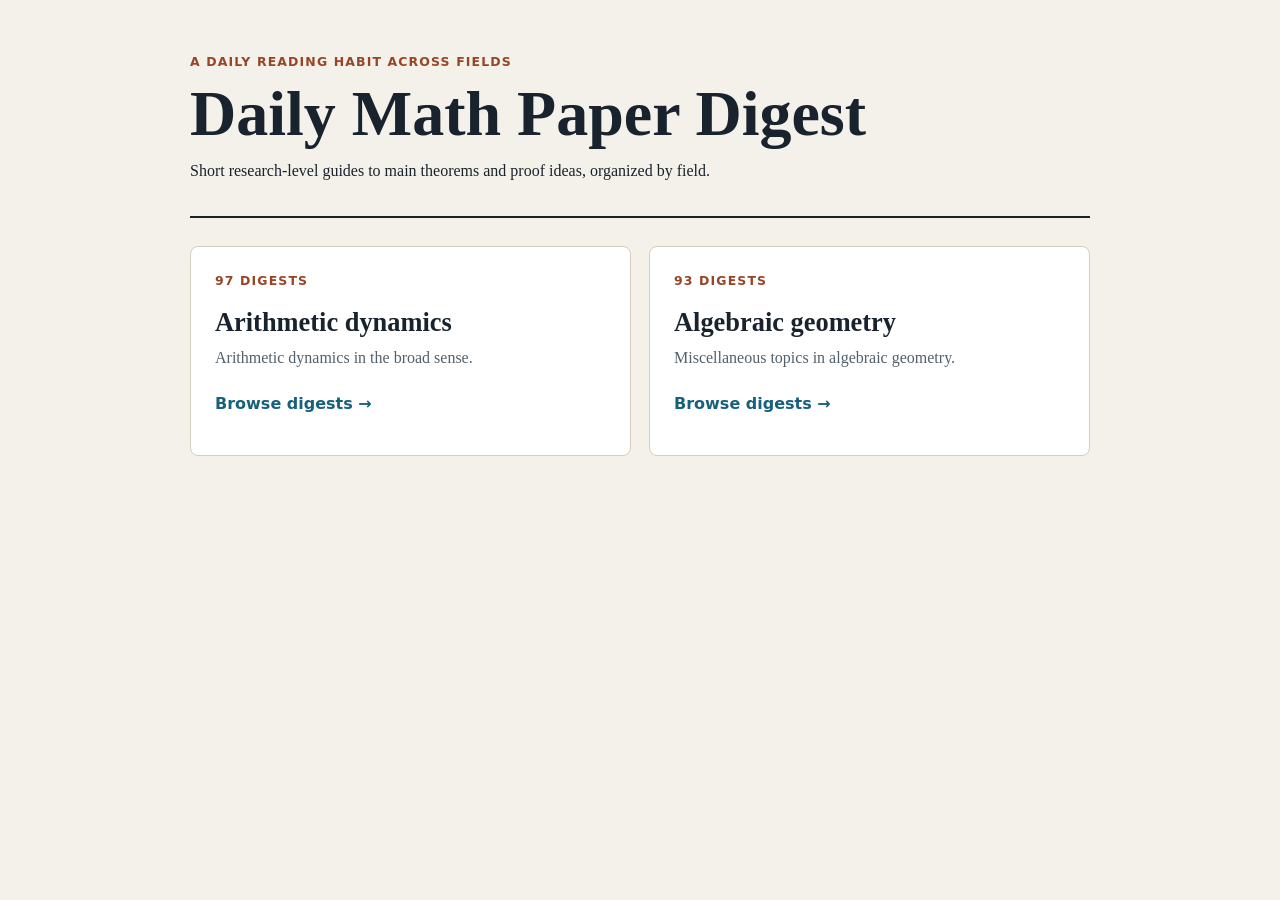
<file: index.html>
<!doctype html>
<html lang="en">
<head>
  <meta charset="utf-8">
  <meta name="viewport" content="width=device-width, initial-scale=1">
  <title>Daily Math Paper Digest</title>
  <link rel="stylesheet" href="style.css?v=8c98c9b33264">
</head>
<body>
  <main>
    <header class="site-header landing-header">
    <p class="eyebrow">A daily reading habit across fields</p>
    <h1>Daily Math Paper Digest</h1>
    <p>Short research-level guides to main theorems and proof ideas,
    organized by field.</p></header>
    <section class="topic-grid" aria-label="Digest topics">
    <a class="topic-card" href="topics/arithmetic-dynamics.html">
<span class="topic-count">97 digests</span>
<h2>Arithmetic dynamics</h2>
<p>Arithmetic dynamics in the broad sense.</p>
<span class="topic-open">Browse digests <span aria-hidden="true">&rarr;</span></span>
</a>
<a class="topic-card" href="topics/algebraic-geometry.html">
<span class="topic-count">93 digests</span>
<h2>Algebraic geometry</h2>
<p>Miscellaneous topics in algebraic geometry.</p>
<span class="topic-open">Browse digests <span aria-hidden="true">&rarr;</span></span>
</a>
    </section>
  </main>
</body>
</html>
</file>
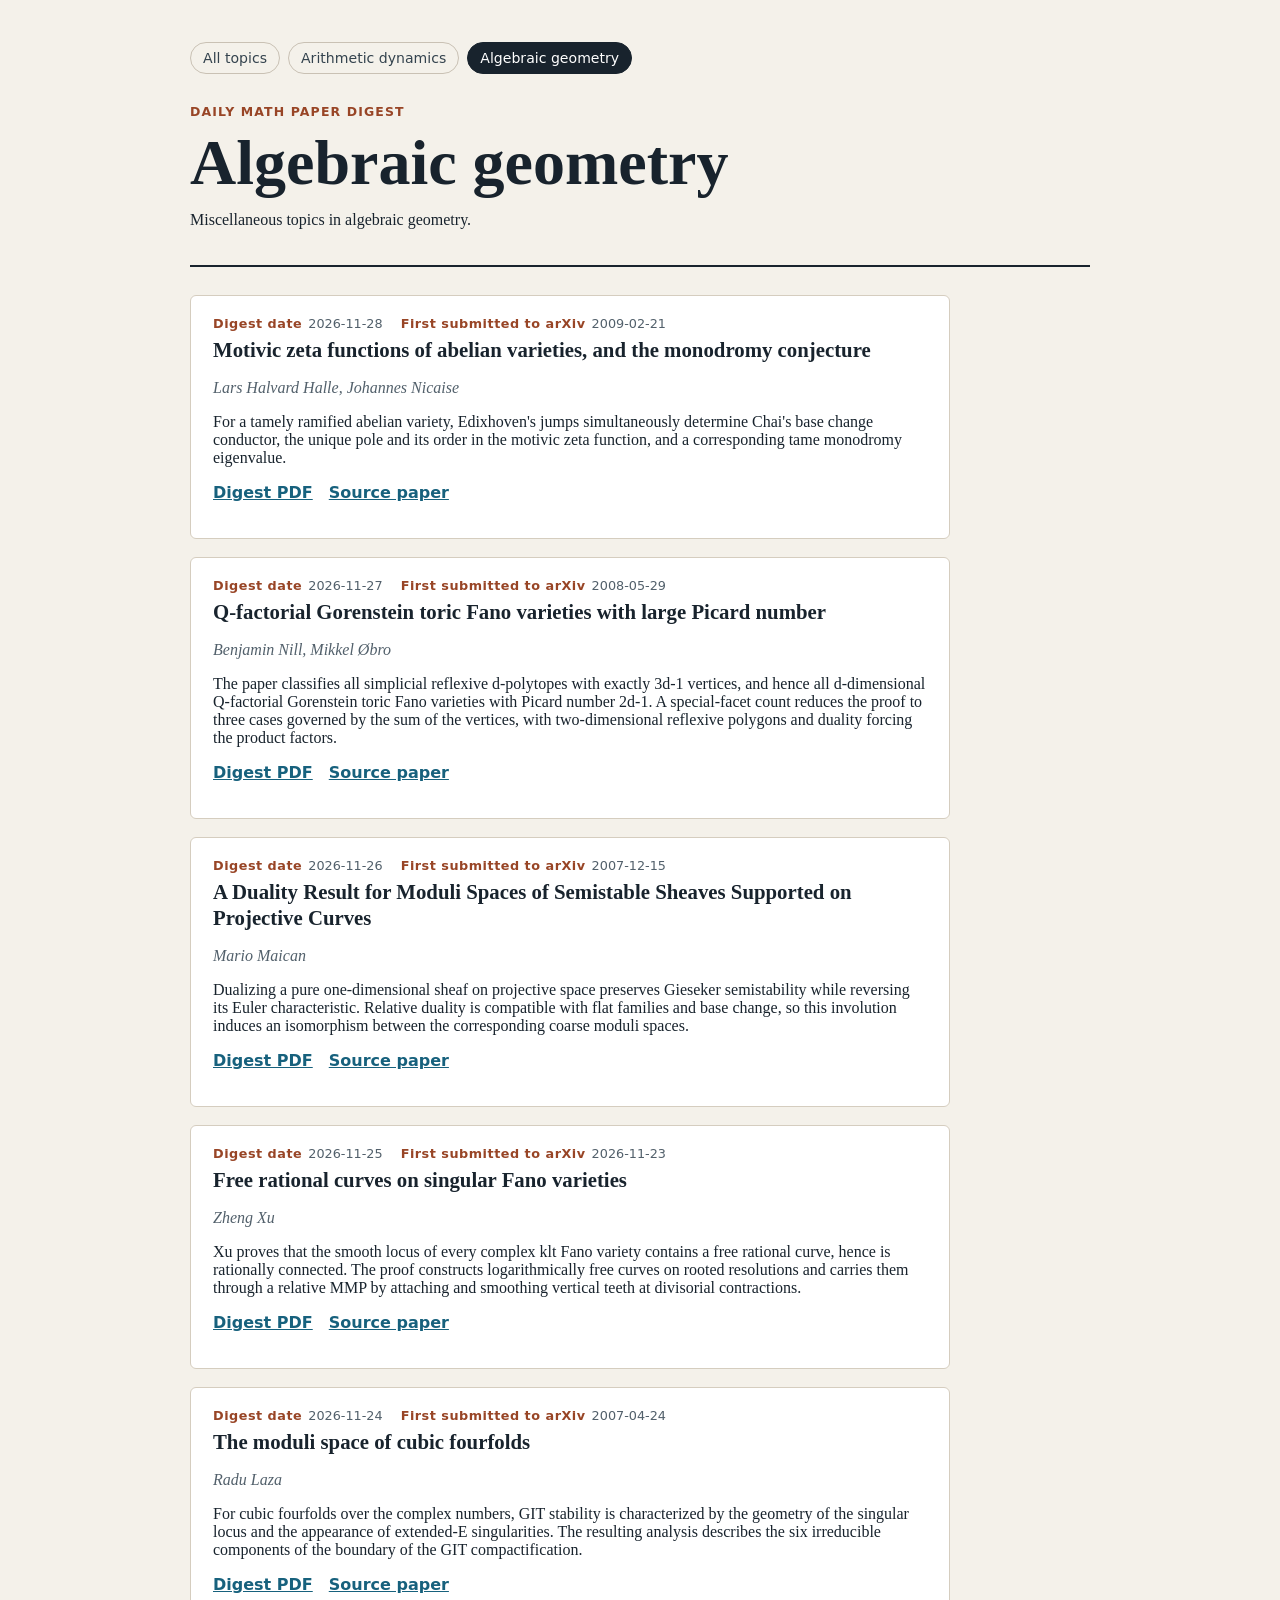
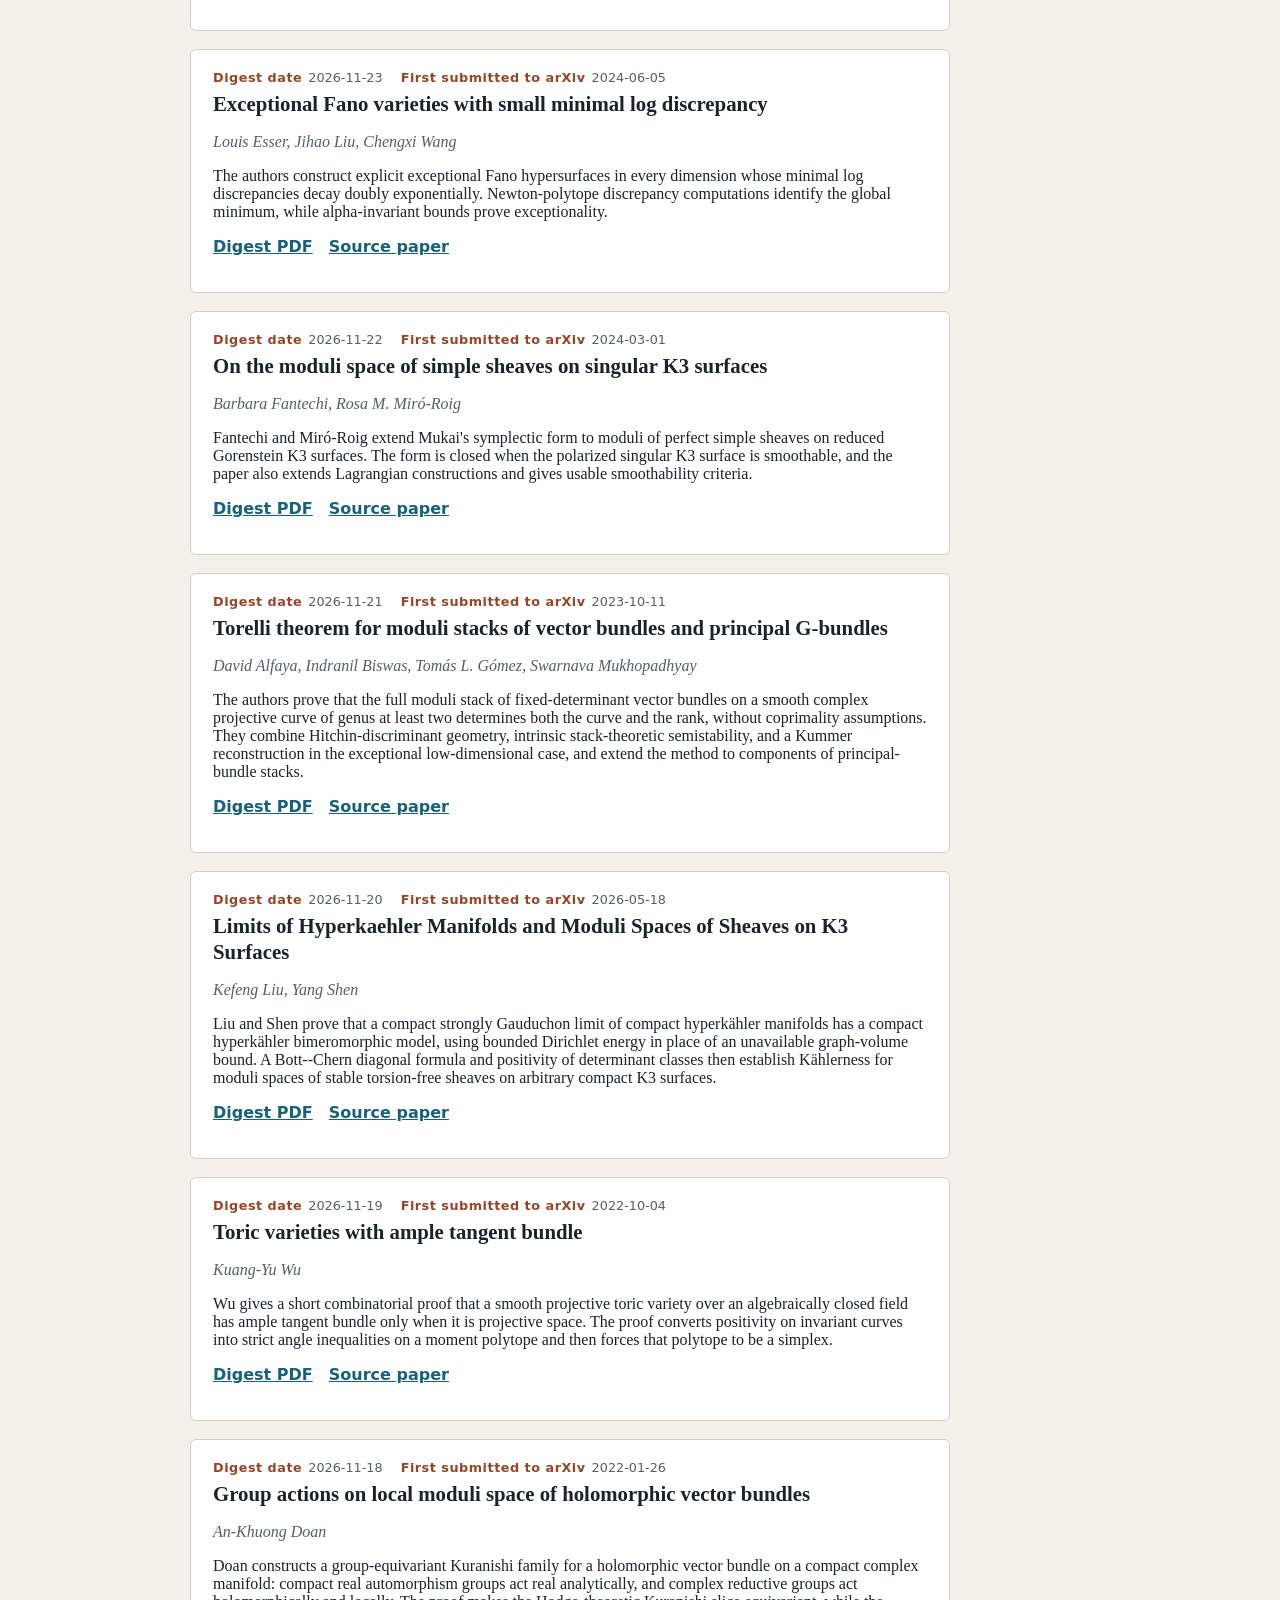
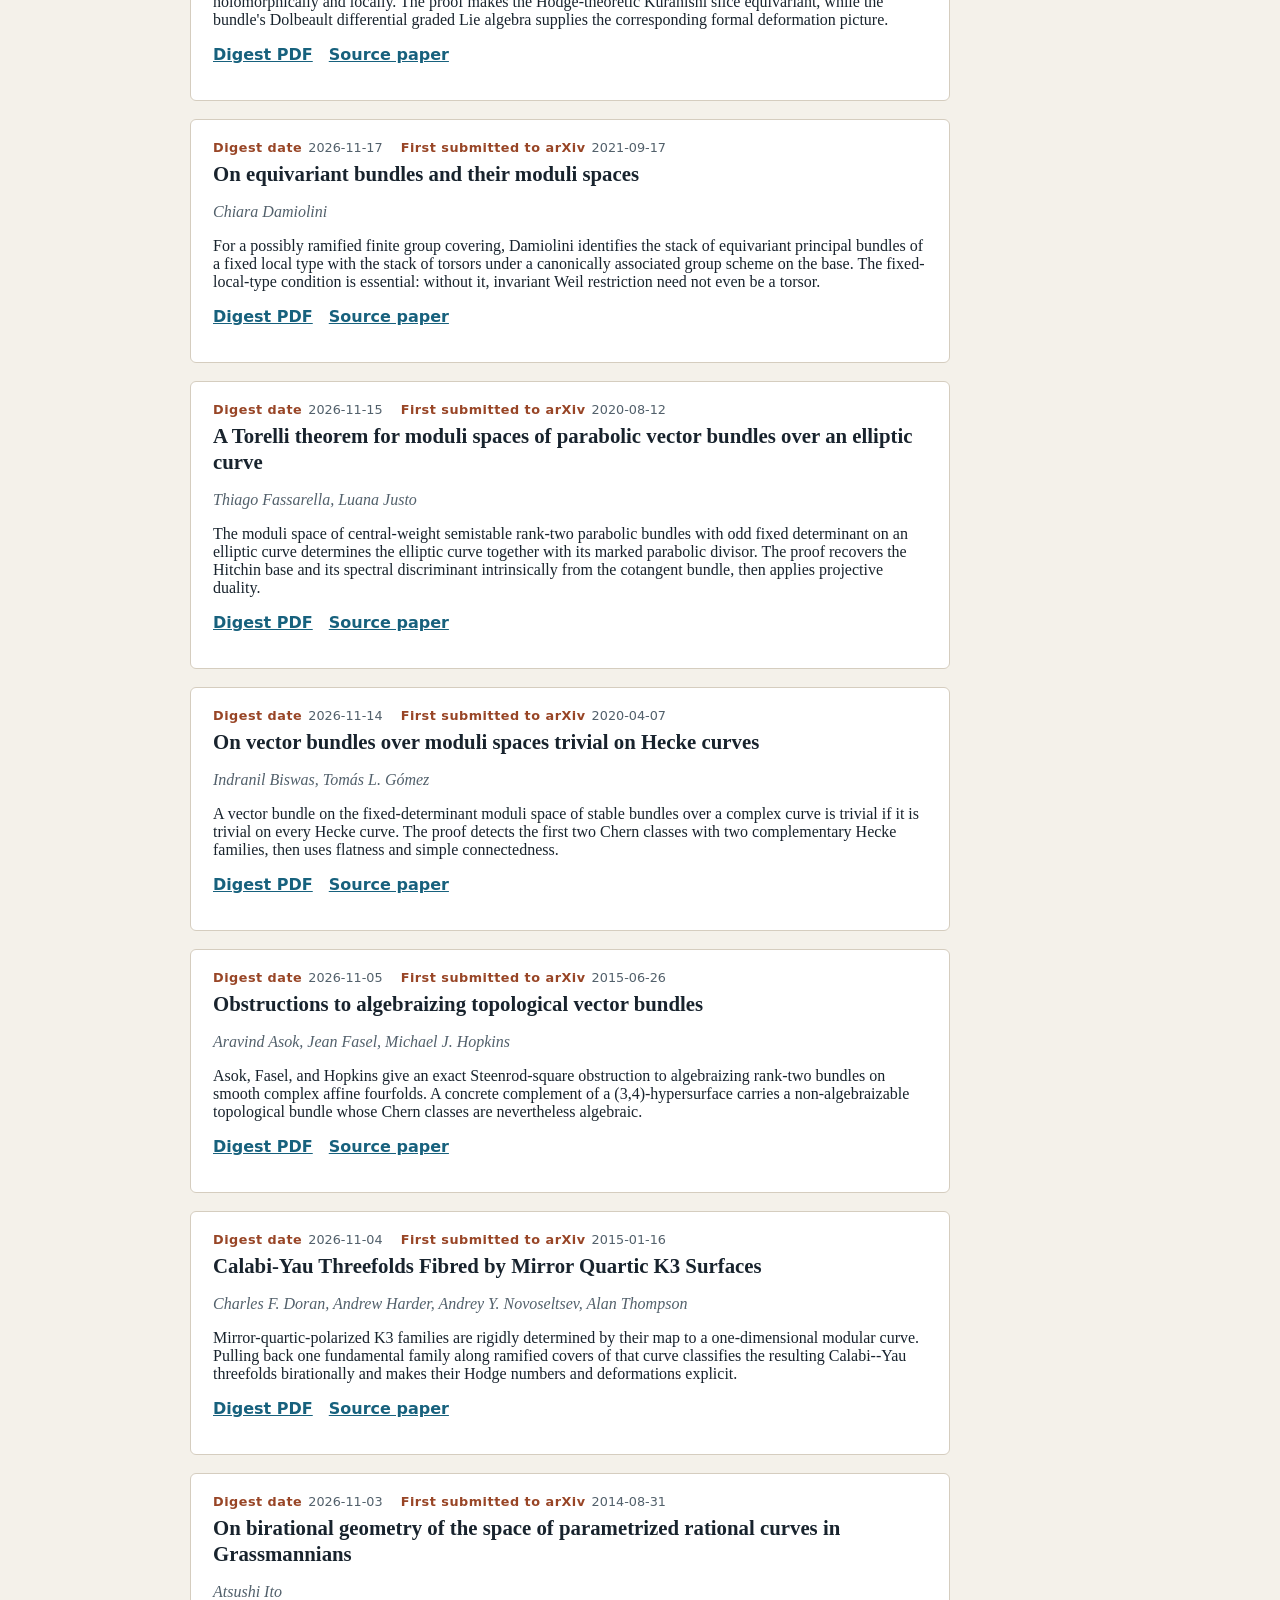
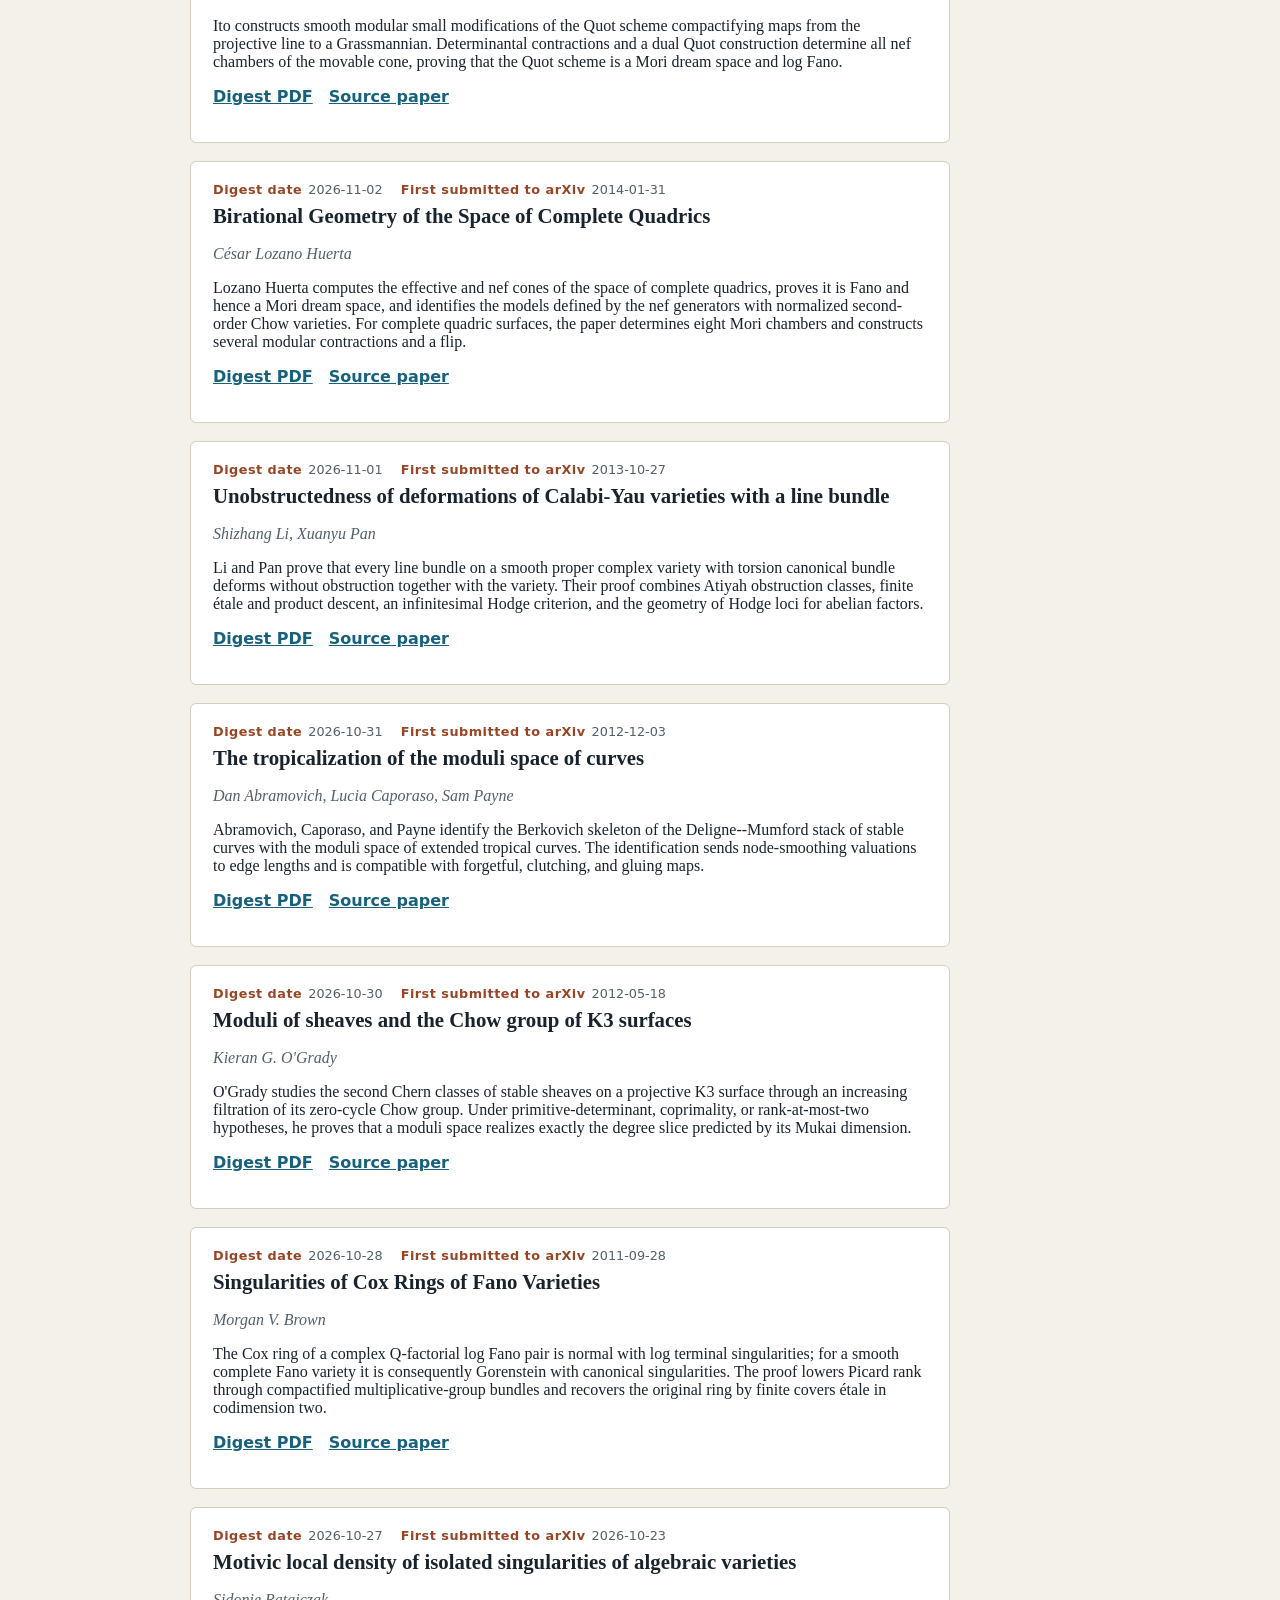
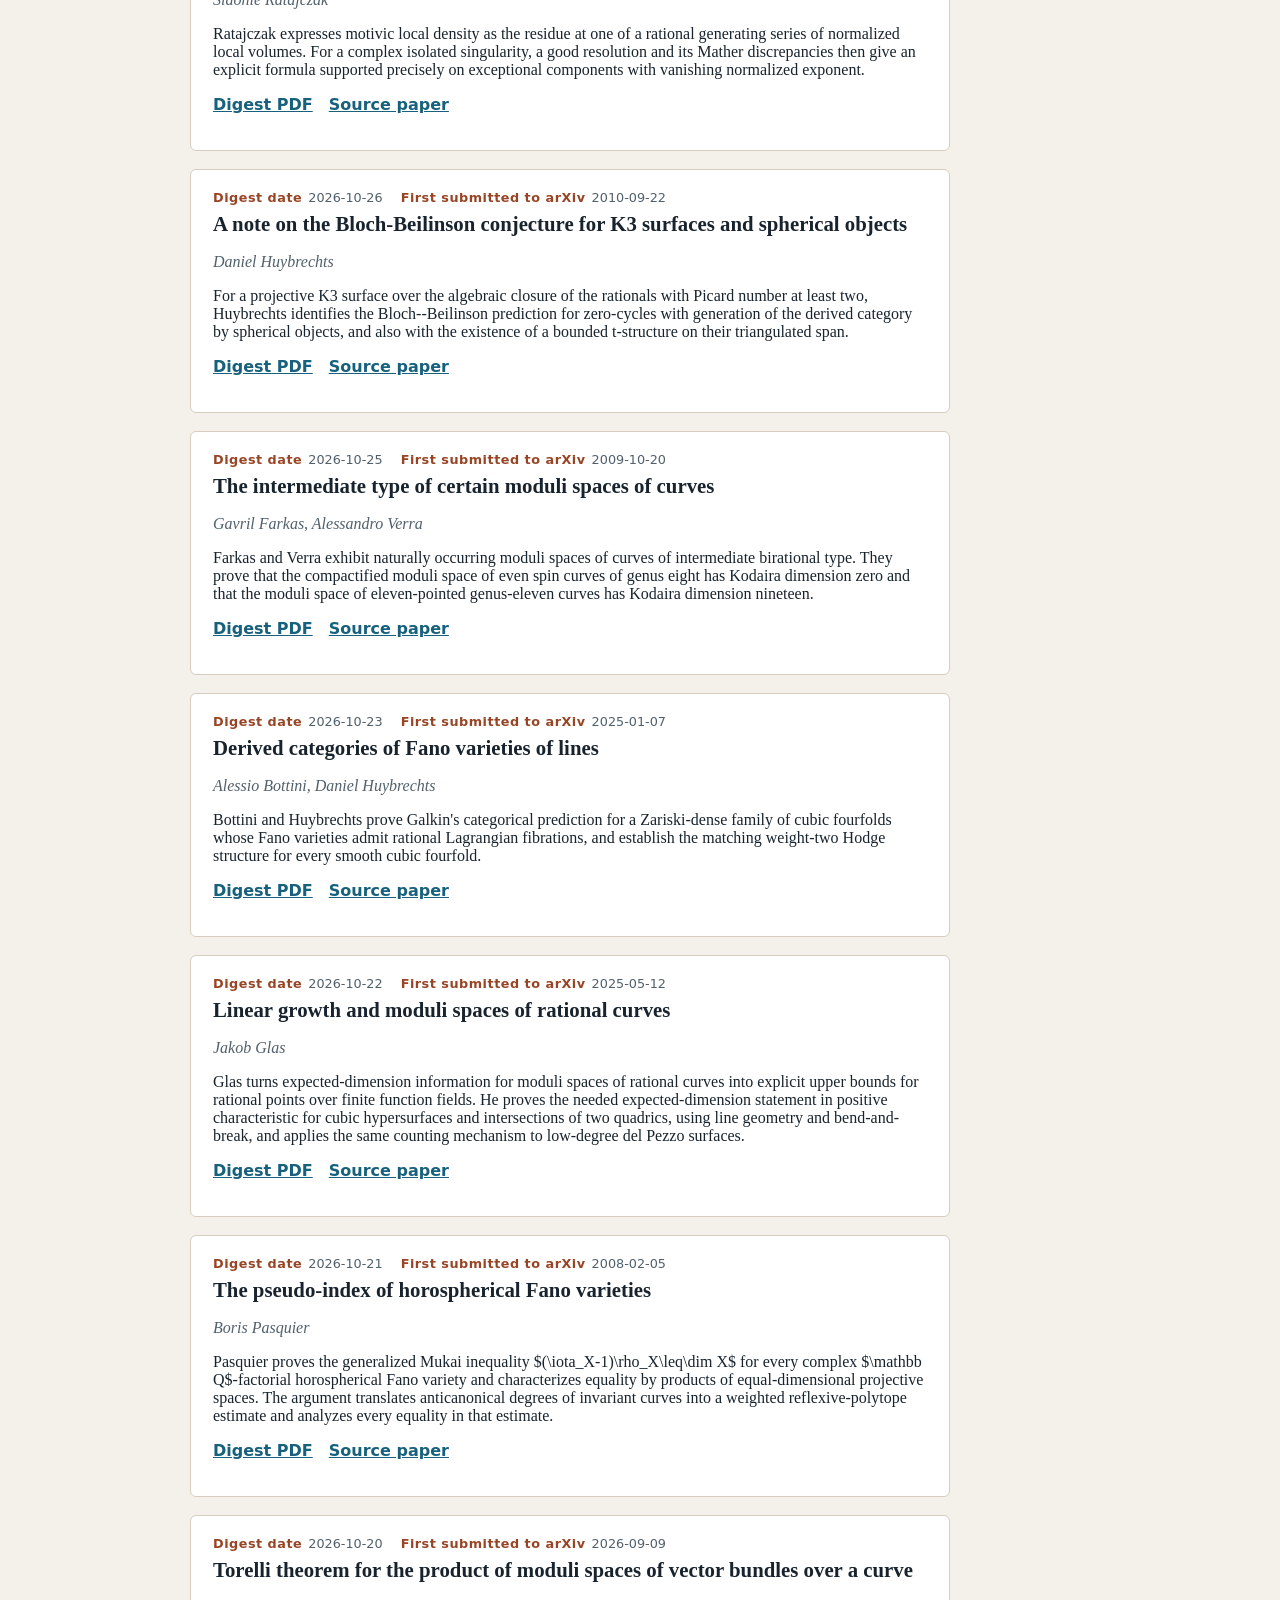
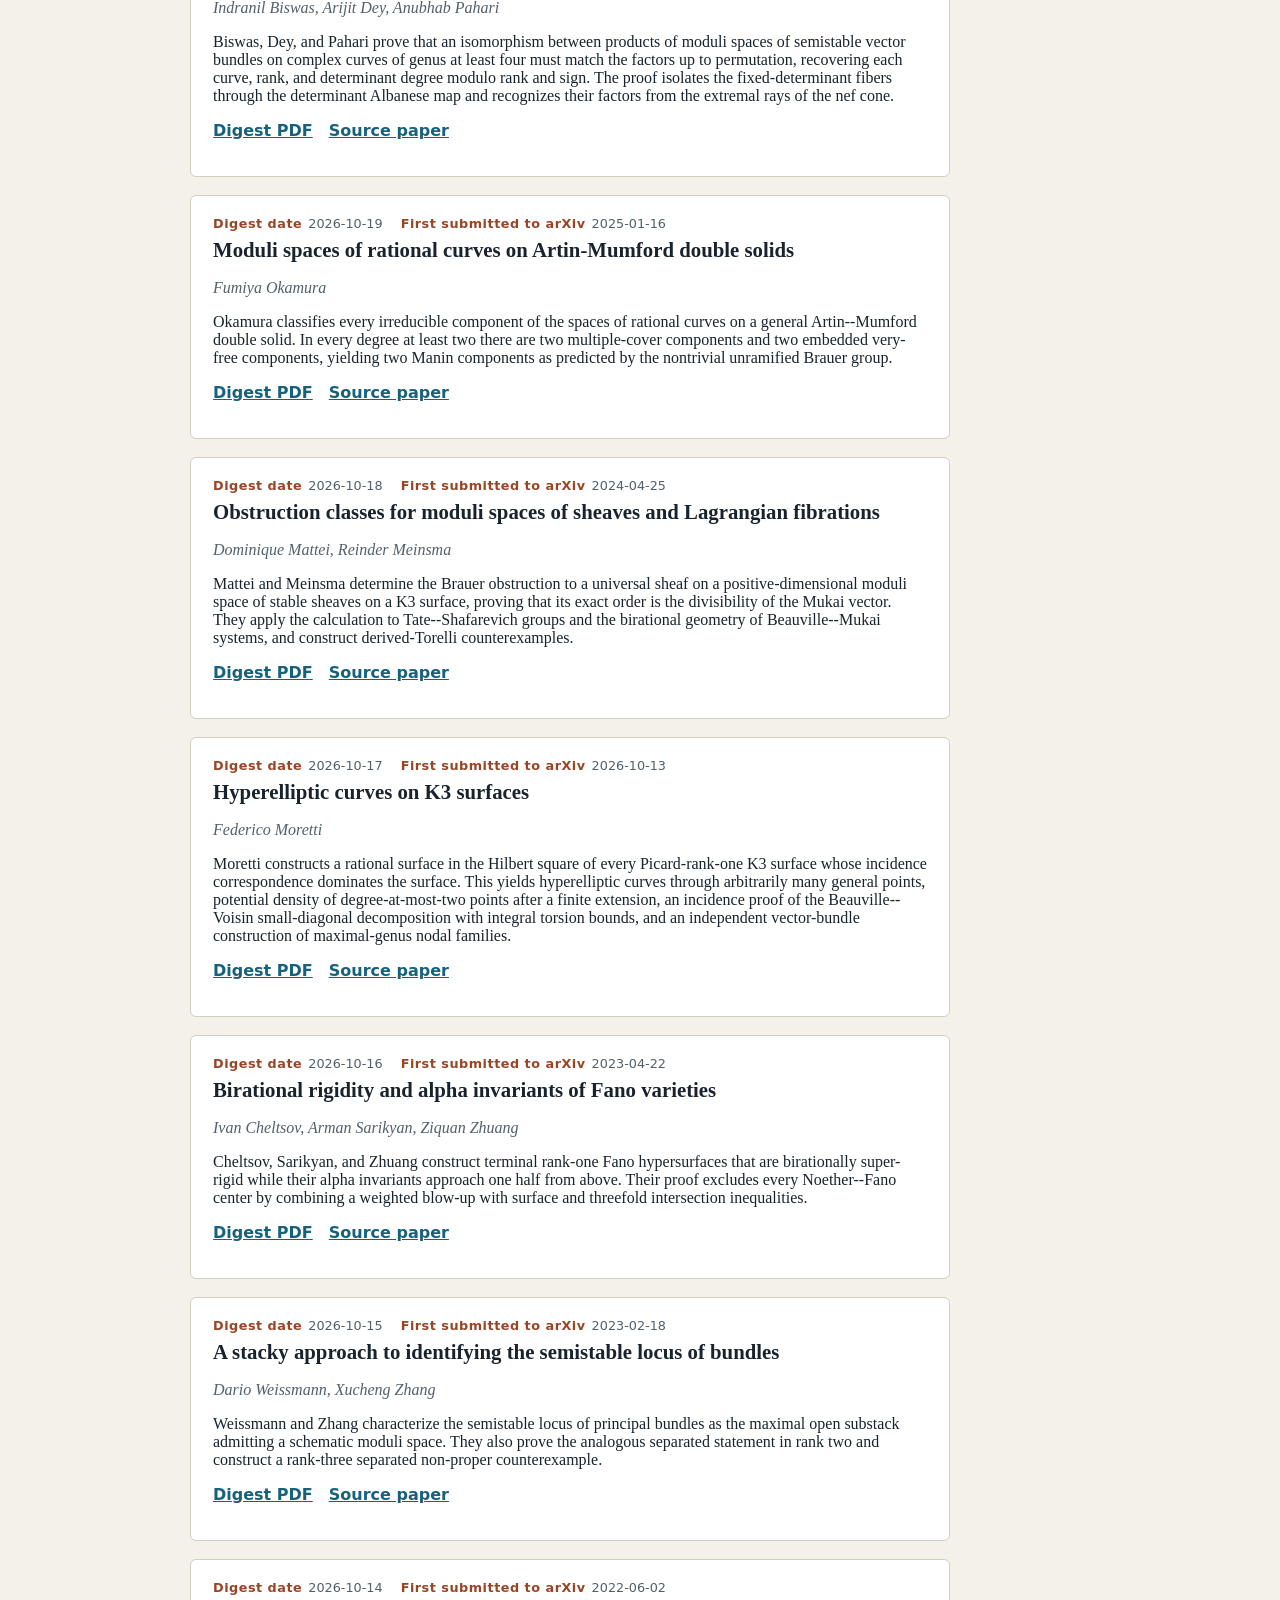
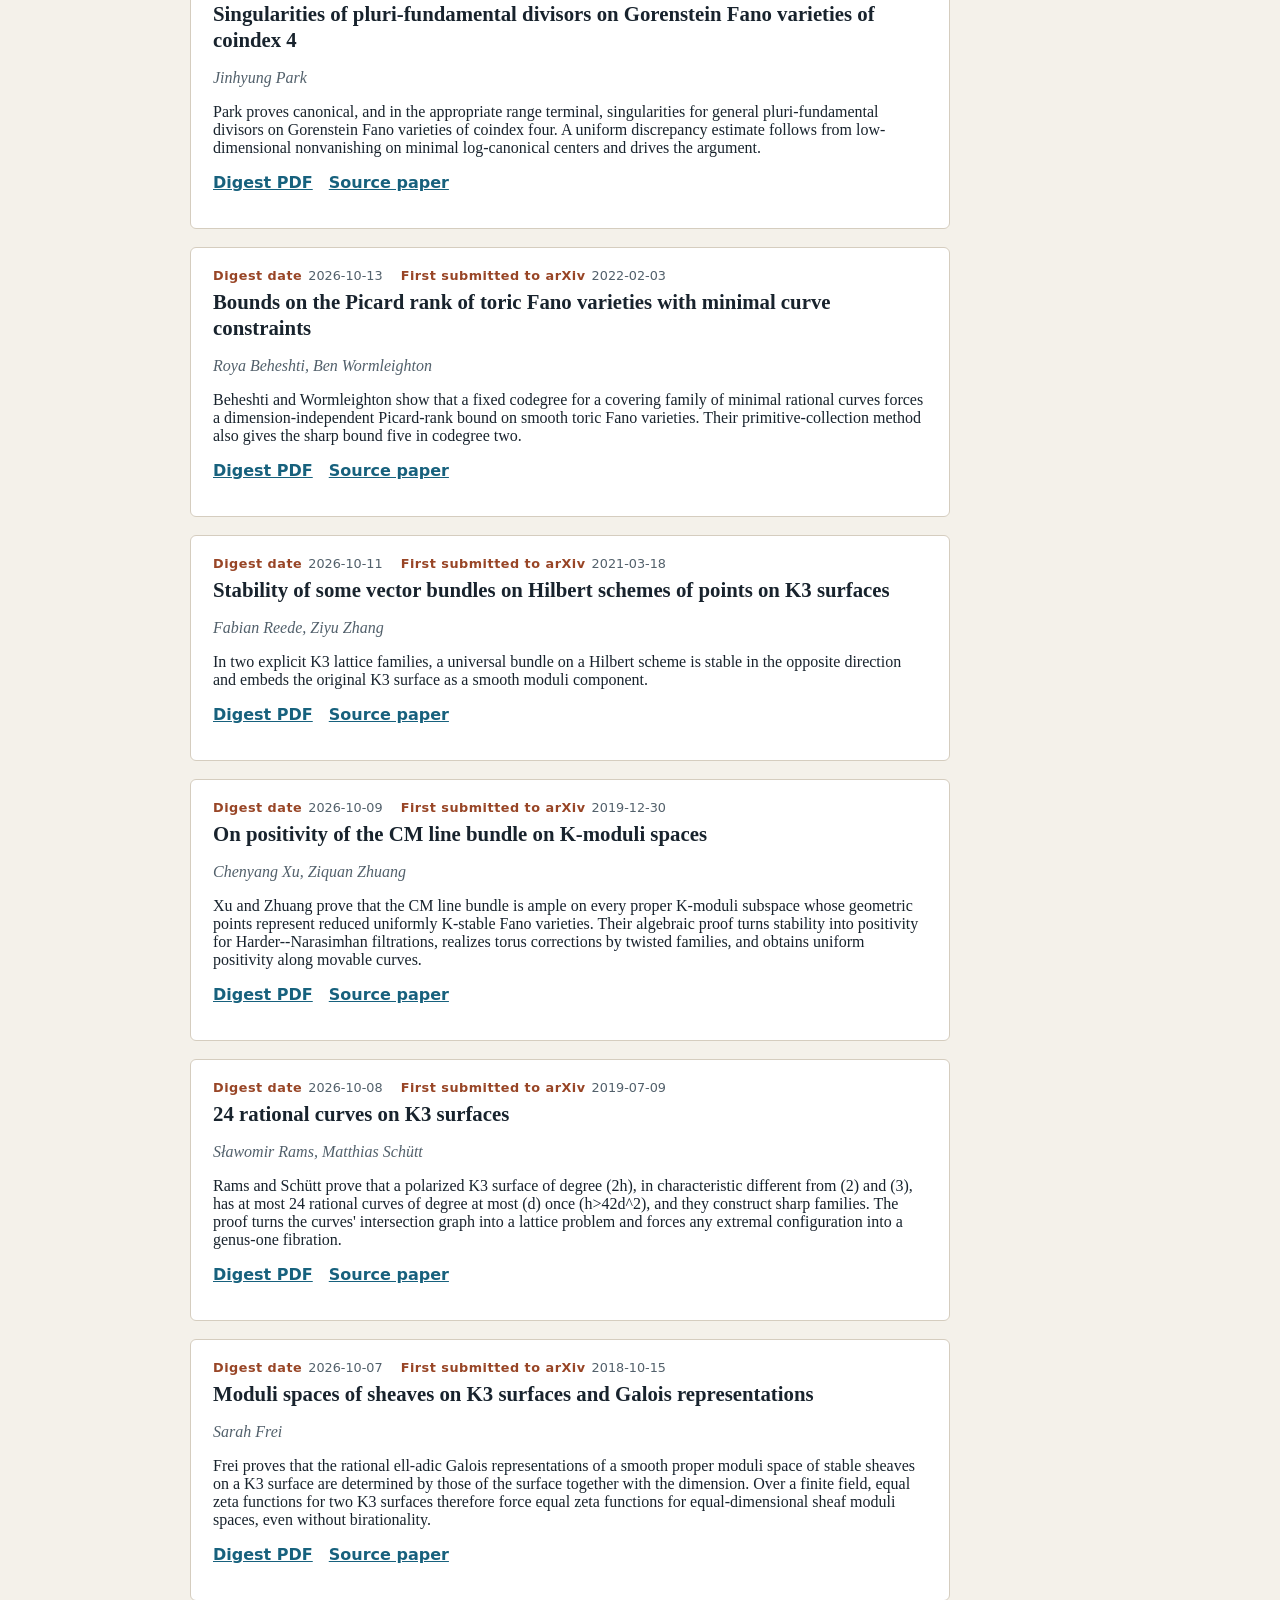
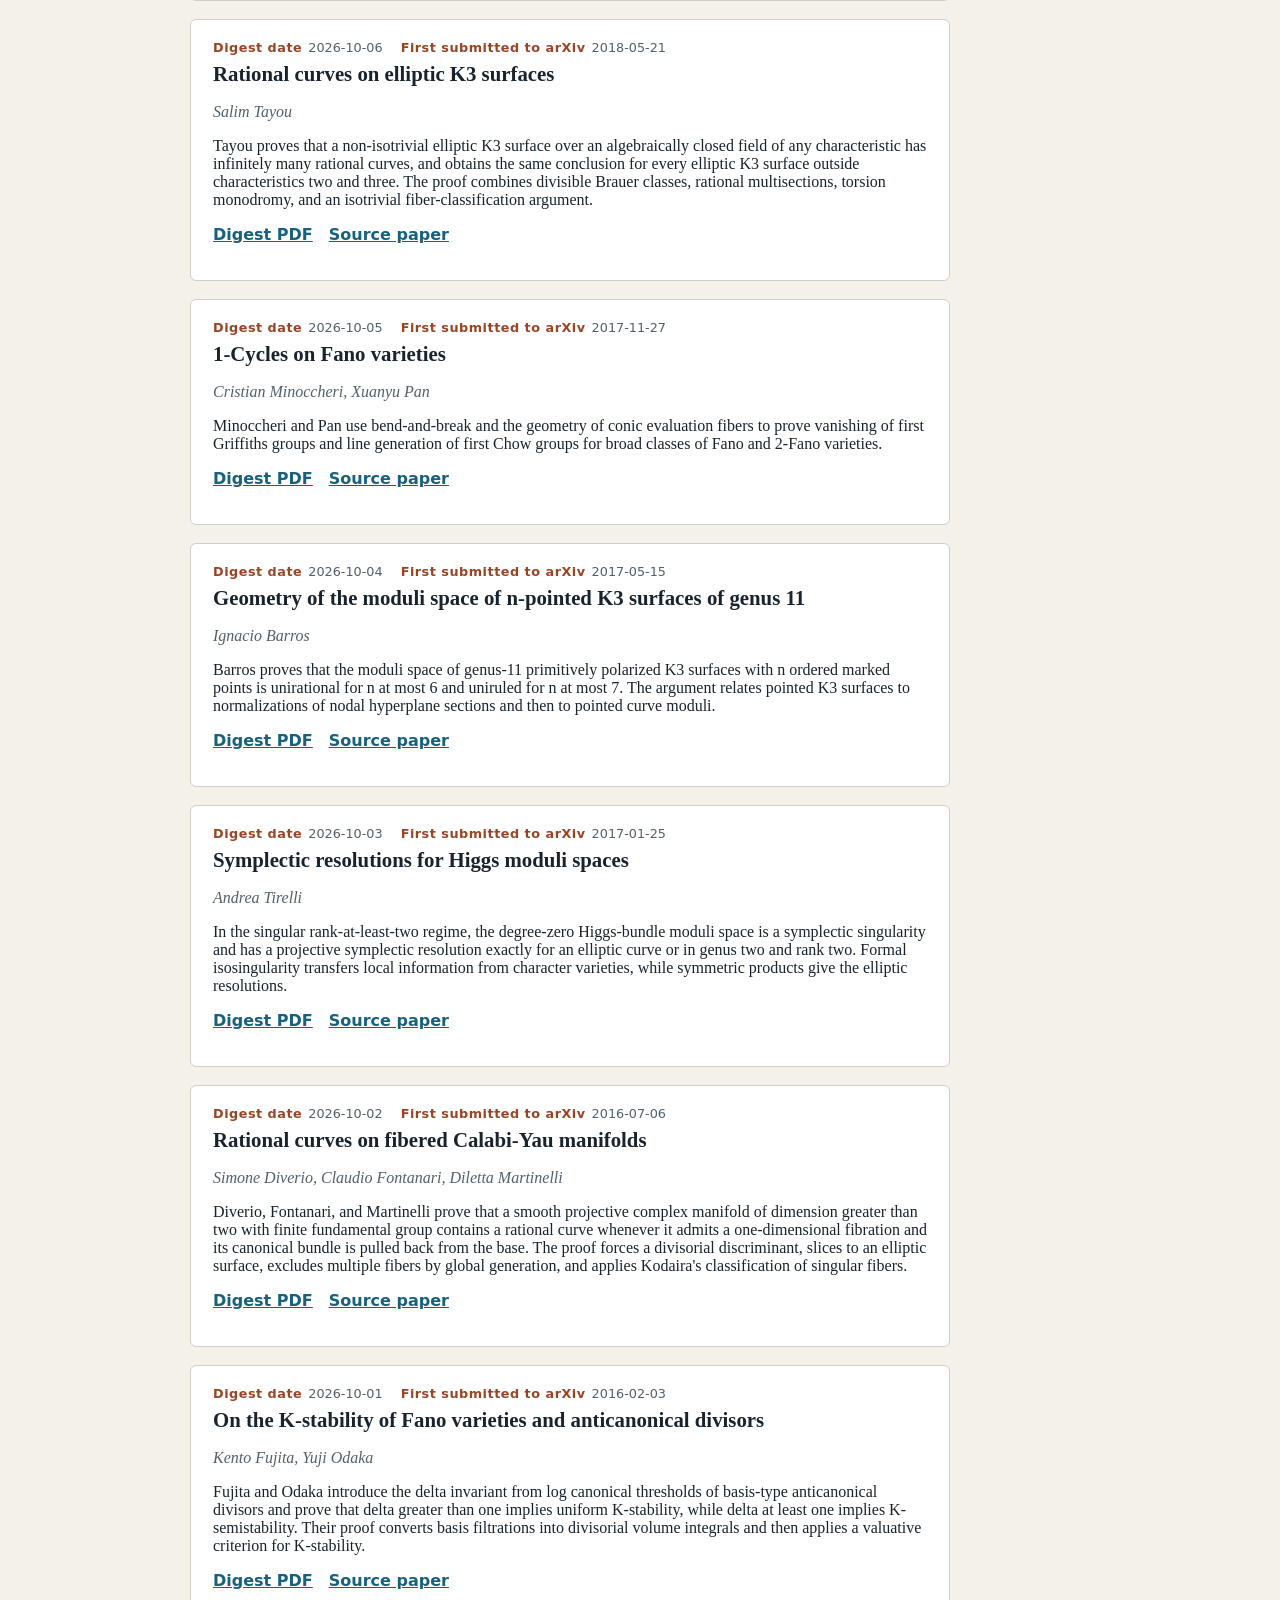
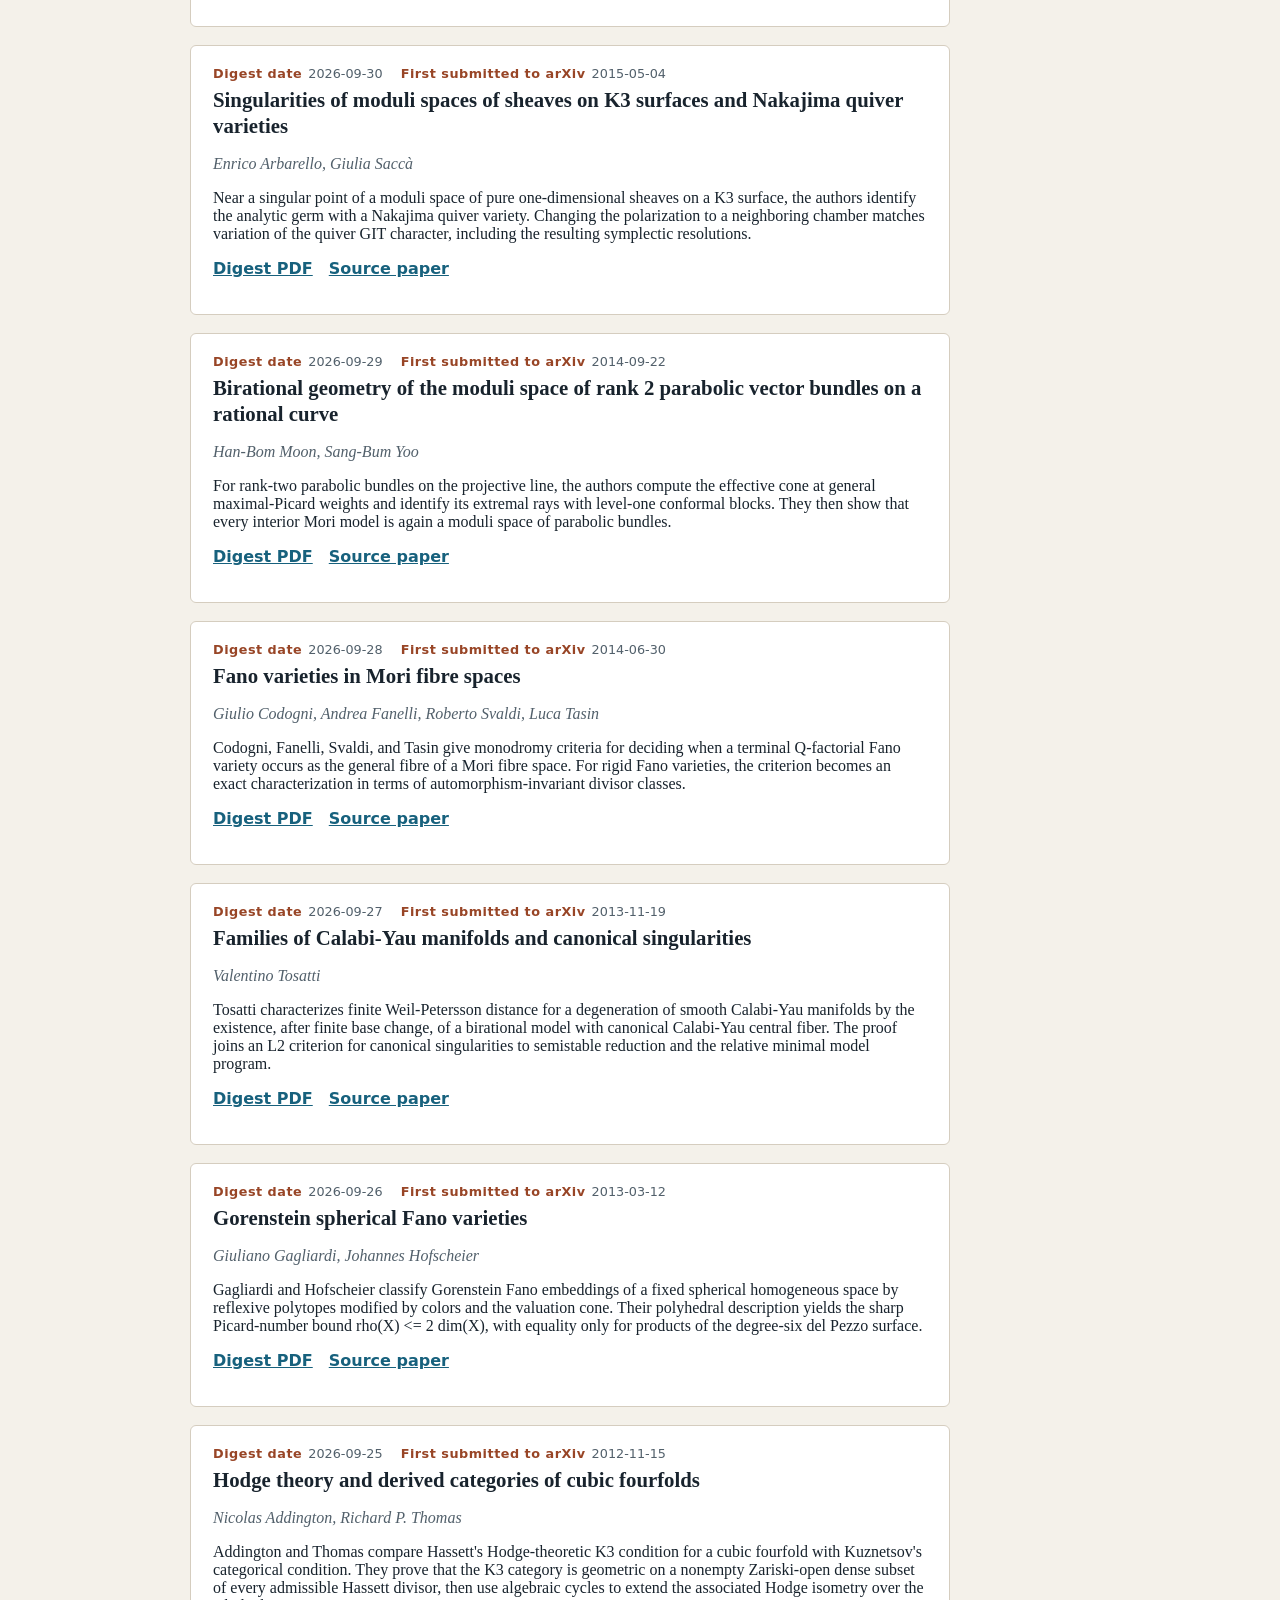
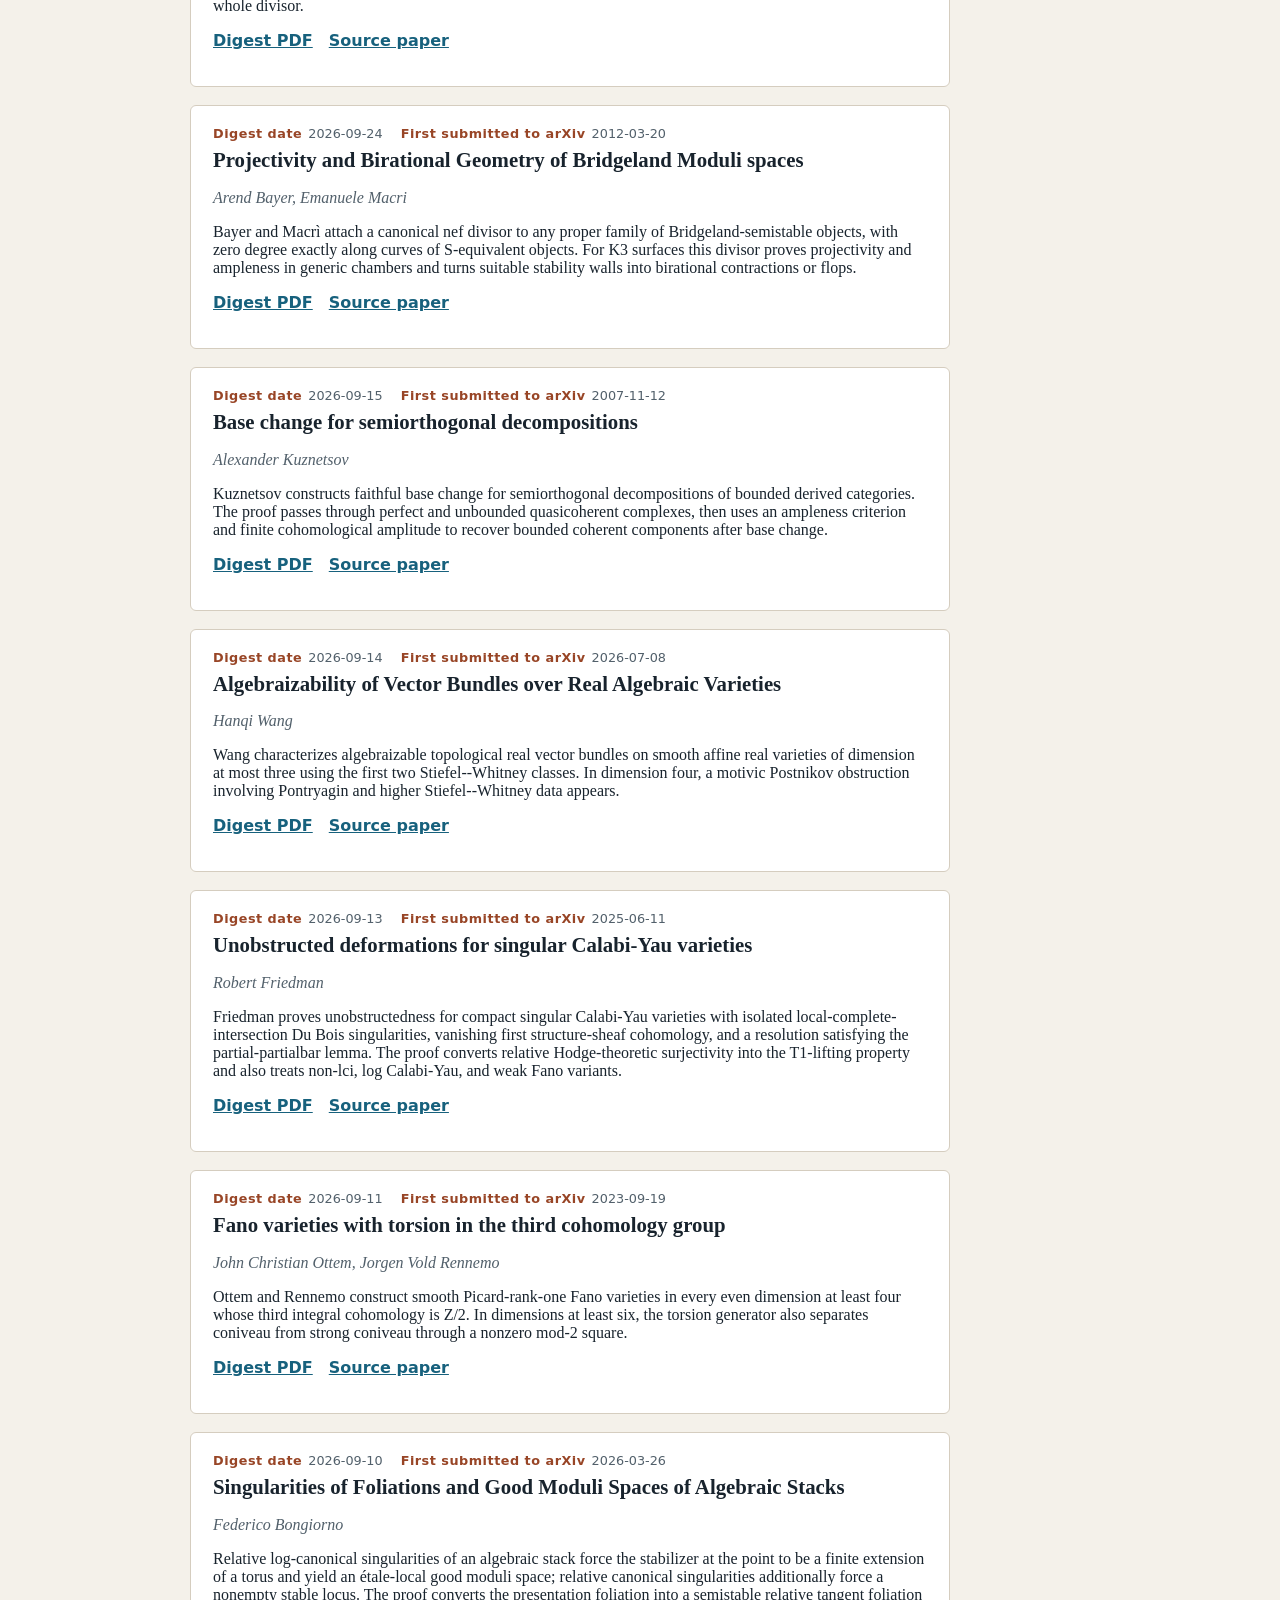
<file: topics/algebraic-geometry.html>
<!doctype html>
<html lang="en">
<head>
  <meta charset="utf-8">
  <meta name="viewport" content="width=device-width, initial-scale=1">
  <title>Algebraic geometry | Daily Math Paper Digest</title>
  <link rel="stylesheet" href="../style.css?v=8c98c9b33264">
</head>
<body>
  <main>
    <nav class="topic-nav" aria-label="Digest topics"><a href="../index.html">All topics</a><a href="arithmetic-dynamics.html">Arithmetic dynamics</a><a href="algebraic-geometry.html" aria-current="page">Algebraic geometry</a></nav>
    <header class="site-header"><p class="eyebrow">Daily Math Paper Digest</p>
    <h1>Algebraic geometry</h1>
    <p>Miscellaneous topics in algebraic geometry.</p></header>
    <section class="digest-list" aria-label="Algebraic geometry digests">
    <article class="digest">
<dl class="dates">
<div><dt>Digest date</dt><dd>2026-11-28</dd></div>
<div><dt>First submitted to arXiv</dt><dd>2009-02-21</dd></div>
</dl>
<h2>Motivic zeta functions of abelian varieties, and the monodromy conjecture</h2>
<p class="authors">Lars Halvard Halle, Johannes Nicaise</p>
<p>For a tamely ramified abelian variety, Edixhoven&#x27;s jumps simultaneously determine Chai&#x27;s base change conductor, the unique pole and its order in the motivic zeta function, and a corresponding tame monodromy eigenvalue.</p>
<p class="links"><a href="../digests/2026-11-28-arxiv-0902.3755.pdf">Digest PDF</a> <a href="http://arxiv.org/abs/0902.3755v4">Source paper</a></p>
</article>
<article class="digest">
<dl class="dates">
<div><dt>Digest date</dt><dd>2026-11-27</dd></div>
<div><dt>First submitted to arXiv</dt><dd>2008-05-29</dd></div>
</dl>
<h2>Q-factorial Gorenstein toric Fano varieties with large Picard number</h2>
<p class="authors">Benjamin Nill, Mikkel Øbro</p>
<p>The paper classifies all simplicial reflexive d-polytopes with exactly 3d-1 vertices, and hence all d-dimensional Q-factorial Gorenstein toric Fano varieties with Picard number 2d-1. A special-facet count reduces the proof to three cases governed by the sum of the vertices, with two-dimensional reflexive polygons and duality forcing the product factors.</p>
<p class="links"><a href="../digests/2026-11-27-arxiv-0805.4533.pdf">Digest PDF</a> <a href="http://arxiv.org/abs/0805.4533v1">Source paper</a></p>
</article>
<article class="digest">
<dl class="dates">
<div><dt>Digest date</dt><dd>2026-11-26</dd></div>
<div><dt>First submitted to arXiv</dt><dd>2007-12-15</dd></div>
</dl>
<h2>A Duality Result for Moduli Spaces of Semistable Sheaves Supported on Projective Curves</h2>
<p class="authors">Mario Maican</p>
<p>Dualizing a pure one-dimensional sheaf on projective space preserves Gieseker semistability while reversing its Euler characteristic. Relative duality is compatible with flat families and base change, so this involution induces an isomorphism between the corresponding coarse moduli spaces.</p>
<p class="links"><a href="../digests/2026-11-26-arxiv-0712.2498.pdf">Digest PDF</a> <a href="http://arxiv.org/abs/0712.2498v2">Source paper</a></p>
</article>
<article class="digest">
<dl class="dates">
<div><dt>Digest date</dt><dd>2026-11-25</dd></div>
<div><dt>First submitted to arXiv</dt><dd>2026-11-23</dd></div>
</dl>
<h2>Free rational curves on singular Fano varieties</h2>
<p class="authors">Zheng Xu</p>
<p>Xu proves that the smooth locus of every complex klt Fano variety contains a free rational curve, hence is rationally connected. The proof constructs logarithmically free curves on rooted resolutions and carries them through a relative MMP by attaching and smoothing vertical teeth at divisorial contractions.</p>
<p class="links"><a href="../digests/2026-11-25-arxiv-2611.30137.pdf">Digest PDF</a> <a href="http://arxiv.org/abs/2611.30137v1">Source paper</a></p>
</article>
<article class="digest">
<dl class="dates">
<div><dt>Digest date</dt><dd>2026-11-24</dd></div>
<div><dt>First submitted to arXiv</dt><dd>2007-04-24</dd></div>
</dl>
<h2>The moduli space of cubic fourfolds</h2>
<p class="authors">Radu Laza</p>
<p>For cubic fourfolds over the complex numbers, GIT stability is characterized by the geometry of the singular locus and the appearance of extended-E singularities. The resulting analysis describes the six irreducible components of the boundary of the GIT compactification.</p>
<p class="links"><a href="../digests/2026-11-24-arxiv-0704.3256.pdf">Digest PDF</a> <a href="http://arxiv.org/abs/0704.3256v2">Source paper</a></p>
</article>
<article class="digest">
<dl class="dates">
<div><dt>Digest date</dt><dd>2026-11-23</dd></div>
<div><dt>First submitted to arXiv</dt><dd>2024-06-05</dd></div>
</dl>
<h2>Exceptional Fano varieties with small minimal log discrepancy</h2>
<p class="authors">Louis Esser, Jihao Liu, Chengxi Wang</p>
<p>The authors construct explicit exceptional Fano hypersurfaces in every dimension whose minimal log discrepancies decay doubly exponentially. Newton-polytope discrepancy computations identify the global minimum, while alpha-invariant bounds prove exceptionality.</p>
<p class="links"><a href="../digests/2026-11-23-arxiv-2406.03570.pdf">Digest PDF</a> <a href="http://arxiv.org/abs/2406.03570v1">Source paper</a></p>
</article>
<article class="digest">
<dl class="dates">
<div><dt>Digest date</dt><dd>2026-11-22</dd></div>
<div><dt>First submitted to arXiv</dt><dd>2024-03-01</dd></div>
</dl>
<h2>On the moduli space of simple sheaves on singular K3 surfaces</h2>
<p class="authors">Barbara Fantechi, Rosa M. Miró-Roig</p>
<p>Fantechi and Miró-Roig extend Mukai&#x27;s symplectic form to moduli of perfect simple sheaves on reduced Gorenstein K3 surfaces.  The form is closed when the polarized singular K3 surface is smoothable, and the paper also extends Lagrangian constructions and gives usable smoothability criteria.</p>
<p class="links"><a href="../digests/2026-11-22-arxiv-2403.00735.pdf">Digest PDF</a> <a href="http://arxiv.org/abs/2403.00735v2">Source paper</a></p>
</article>
<article class="digest">
<dl class="dates">
<div><dt>Digest date</dt><dd>2026-11-21</dd></div>
<div><dt>First submitted to arXiv</dt><dd>2023-10-11</dd></div>
</dl>
<h2>Torelli theorem for moduli stacks of vector bundles and principal G-bundles</h2>
<p class="authors">David Alfaya, Indranil Biswas, Tomás L. Gómez, Swarnava Mukhopadhyay</p>
<p>The authors prove that the full moduli stack of fixed-determinant vector bundles on a smooth complex projective curve of genus at least two determines both the curve and the rank, without coprimality assumptions. They combine Hitchin-discriminant geometry, intrinsic stack-theoretic semistability, and a Kummer reconstruction in the exceptional low-dimensional case, and extend the method to components of principal-bundle stacks.</p>
<p class="links"><a href="../digests/2026-11-21-arxiv-2310.07666.pdf">Digest PDF</a> <a href="http://arxiv.org/abs/2310.07666v2">Source paper</a></p>
</article>
<article class="digest">
<dl class="dates">
<div><dt>Digest date</dt><dd>2026-11-20</dd></div>
<div><dt>First submitted to arXiv</dt><dd>2026-05-18</dd></div>
</dl>
<h2>Limits of Hyperkaehler Manifolds and Moduli Spaces of Sheaves on K3 Surfaces</h2>
<p class="authors">Kefeng Liu, Yang Shen</p>
<p>Liu and Shen prove that a compact strongly Gauduchon limit of compact hyperkähler manifolds has a compact hyperkähler bimeromorphic model, using bounded Dirichlet energy in place of an unavailable graph-volume bound. A Bott--Chern diagonal formula and positivity of determinant classes then establish Kählerness for moduli spaces of stable torsion-free sheaves on arbitrary compact K3 surfaces.</p>
<p class="links"><a href="../digests/2026-11-20-arxiv-2605.18065.pdf">Digest PDF</a> <a href="http://arxiv.org/abs/2605.18065v2">Source paper</a></p>
</article>
<article class="digest">
<dl class="dates">
<div><dt>Digest date</dt><dd>2026-11-19</dd></div>
<div><dt>First submitted to arXiv</dt><dd>2022-10-04</dd></div>
</dl>
<h2>Toric varieties with ample tangent bundle</h2>
<p class="authors">Kuang-Yu Wu</p>
<p>Wu gives a short combinatorial proof that a smooth projective toric variety over an algebraically closed field has ample tangent bundle only when it is projective space. The proof converts positivity on invariant curves into strict angle inequalities on a moment polytope and then forces that polytope to be a simplex.</p>
<p class="links"><a href="../digests/2026-11-19-arxiv-2210.01366.pdf">Digest PDF</a> <a href="https://arxiv.org/abs/2210.01366v1">Source paper</a></p>
</article>
<article class="digest">
<dl class="dates">
<div><dt>Digest date</dt><dd>2026-11-18</dd></div>
<div><dt>First submitted to arXiv</dt><dd>2022-01-26</dd></div>
</dl>
<h2>Group actions on local moduli space of holomorphic vector bundles</h2>
<p class="authors">An-Khuong Doan</p>
<p>Doan constructs a group-equivariant Kuranishi family for a holomorphic vector bundle on a compact complex manifold: compact real automorphism groups act real analytically, and complex reductive groups act holomorphically and locally. The proof makes the Hodge-theoretic Kuranishi slice equivariant, while the bundle&#x27;s Dolbeault differential graded Lie algebra supplies the corresponding formal deformation picture.</p>
<p class="links"><a href="../digests/2026-11-18-arxiv-2201.10851.pdf">Digest PDF</a> <a href="http://arxiv.org/abs/2201.10851v2">Source paper</a></p>
</article>
<article class="digest">
<dl class="dates">
<div><dt>Digest date</dt><dd>2026-11-17</dd></div>
<div><dt>First submitted to arXiv</dt><dd>2021-09-17</dd></div>
</dl>
<h2>On equivariant bundles and their moduli spaces</h2>
<p class="authors">Chiara Damiolini</p>
<p>For a possibly ramified finite group covering, Damiolini identifies the stack of equivariant principal bundles of a fixed local type with the stack of torsors under a canonically associated group scheme on the base. The fixed-local-type condition is essential: without it, invariant Weil restriction need not even be a torsor.</p>
<p class="links"><a href="../digests/2026-11-17-arxiv-2109.08698.pdf">Digest PDF</a> <a href="https://arxiv.org/abs/2109.08698v1">Source paper</a></p>
</article>
<article class="digest">
<dl class="dates">
<div><dt>Digest date</dt><dd>2026-11-15</dd></div>
<div><dt>First submitted to arXiv</dt><dd>2020-08-12</dd></div>
</dl>
<h2>A Torelli theorem for moduli spaces of parabolic vector bundles over an elliptic curve</h2>
<p class="authors">Thiago Fassarella, Luana Justo</p>
<p>The moduli space of central-weight semistable rank-two parabolic bundles with odd fixed determinant on an elliptic curve determines the elliptic curve together with its marked parabolic divisor. The proof recovers the Hitchin base and its spectral discriminant intrinsically from the cotangent bundle, then applies projective duality.</p>
<p class="links"><a href="../digests/2026-11-15-arxiv-2008.05229.pdf">Digest PDF</a> <a href="http://arxiv.org/abs/2008.05229v2">Source paper</a></p>
</article>
<article class="digest">
<dl class="dates">
<div><dt>Digest date</dt><dd>2026-11-14</dd></div>
<div><dt>First submitted to arXiv</dt><dd>2020-04-07</dd></div>
</dl>
<h2>On vector bundles over moduli spaces trivial on Hecke curves</h2>
<p class="authors">Indranil Biswas, Tomás L. Gómez</p>
<p>A vector bundle on the fixed-determinant moduli space of stable bundles over a complex curve is trivial if it is trivial on every Hecke curve. The proof detects the first two Chern classes with two complementary Hecke families, then uses flatness and simple connectedness.</p>
<p class="links"><a href="../digests/2026-11-14-arxiv-2004.03223.pdf">Digest PDF</a> <a href="http://arxiv.org/abs/2004.03223v2">Source paper</a></p>
</article>
<article class="digest">
<dl class="dates">
<div><dt>Digest date</dt><dd>2026-11-05</dd></div>
<div><dt>First submitted to arXiv</dt><dd>2015-06-26</dd></div>
</dl>
<h2>Obstructions to algebraizing topological vector bundles</h2>
<p class="authors">Aravind Asok, Jean Fasel, Michael J. Hopkins</p>
<p>Asok, Fasel, and Hopkins give an exact Steenrod-square obstruction to algebraizing rank-two bundles on smooth complex affine fourfolds. A concrete complement of a (3,4)-hypersurface carries a non-algebraizable topological bundle whose Chern classes are nevertheless algebraic.</p>
<p class="links"><a href="../digests/2026-11-05-arxiv-1506.08111.pdf">Digest PDF</a> <a href="http://arxiv.org/abs/1506.08111v2">Source paper</a></p>
</article>
<article class="digest">
<dl class="dates">
<div><dt>Digest date</dt><dd>2026-11-04</dd></div>
<div><dt>First submitted to arXiv</dt><dd>2015-01-16</dd></div>
</dl>
<h2>Calabi-Yau Threefolds Fibred by Mirror Quartic K3 Surfaces</h2>
<p class="authors">Charles F. Doran, Andrew Harder, Andrey Y. Novoseltsev, Alan Thompson</p>
<p>Mirror-quartic-polarized K3 families are rigidly determined by their map to a one-dimensional modular curve. Pulling back one fundamental family along ramified covers of that curve classifies the resulting Calabi--Yau threefolds birationally and makes their Hodge numbers and deformations explicit.</p>
<p class="links"><a href="../digests/2026-11-04-arxiv-1501.04019.pdf">Digest PDF</a> <a href="http://arxiv.org/abs/1501.04019v2">Source paper</a></p>
</article>
<article class="digest">
<dl class="dates">
<div><dt>Digest date</dt><dd>2026-11-03</dd></div>
<div><dt>First submitted to arXiv</dt><dd>2014-08-31</dd></div>
</dl>
<h2>On birational geometry of the space of parametrized rational curves in Grassmannians</h2>
<p class="authors">Atsushi Ito</p>
<p>Ito constructs smooth modular small modifications of the Quot scheme compactifying maps from the projective line to a Grassmannian. Determinantal contractions and a dual Quot construction determine all nef chambers of the movable cone, proving that the Quot scheme is a Mori dream space and log Fano.</p>
<p class="links"><a href="../digests/2026-11-03-arxiv-1409.0219.pdf">Digest PDF</a> <a href="http://arxiv.org/abs/1409.0219v2">Source paper</a></p>
</article>
<article class="digest">
<dl class="dates">
<div><dt>Digest date</dt><dd>2026-11-02</dd></div>
<div><dt>First submitted to arXiv</dt><dd>2014-01-31</dd></div>
</dl>
<h2>Birational Geometry of the Space of Complete Quadrics</h2>
<p class="authors">César Lozano Huerta</p>
<p>Lozano Huerta computes the effective and nef cones of the space of complete quadrics, proves it is Fano and hence a Mori dream space, and identifies the models defined by the nef generators with normalized second-order Chow varieties. For complete quadric surfaces, the paper determines eight Mori chambers and constructs several modular contractions and a flip.</p>
<p class="links"><a href="../digests/2026-11-02-arxiv-1401.8050.pdf">Digest PDF</a> <a href="http://arxiv.org/abs/1401.8050v2">Source paper</a></p>
</article>
<article class="digest">
<dl class="dates">
<div><dt>Digest date</dt><dd>2026-11-01</dd></div>
<div><dt>First submitted to arXiv</dt><dd>2013-10-27</dd></div>
</dl>
<h2>Unobstructedness of deformations of Calabi-Yau varieties with a line bundle</h2>
<p class="authors">Shizhang Li, Xuanyu Pan</p>
<p>Li and Pan prove that every line bundle on a smooth proper complex variety with torsion canonical bundle deforms without obstruction together with the variety. Their proof combines Atiyah obstruction classes, finite étale and product descent, an infinitesimal Hodge criterion, and the geometry of Hodge loci for abelian factors.</p>
<p class="links"><a href="../digests/2026-11-01-arxiv-1310.7162.pdf">Digest PDF</a> <a href="http://arxiv.org/abs/1310.7162v5">Source paper</a></p>
</article>
<article class="digest">
<dl class="dates">
<div><dt>Digest date</dt><dd>2026-10-31</dd></div>
<div><dt>First submitted to arXiv</dt><dd>2012-12-03</dd></div>
</dl>
<h2>The tropicalization of the moduli space of curves</h2>
<p class="authors">Dan Abramovich, Lucia Caporaso, Sam Payne</p>
<p>Abramovich, Caporaso, and Payne identify the Berkovich skeleton of the Deligne--Mumford stack of stable curves with the moduli space of extended tropical curves. The identification sends node-smoothing valuations to edge lengths and is compatible with forgetful, clutching, and gluing maps.</p>
<p class="links"><a href="../digests/2026-10-31-arxiv-1212.0373.pdf">Digest PDF</a> <a href="http://arxiv.org/abs/1212.0373v2">Source paper</a></p>
</article>
<article class="digest">
<dl class="dates">
<div><dt>Digest date</dt><dd>2026-10-30</dd></div>
<div><dt>First submitted to arXiv</dt><dd>2012-05-18</dd></div>
</dl>
<h2>Moduli of sheaves and the Chow group of K3 surfaces</h2>
<p class="authors">Kieran G. O&#x27;Grady</p>
<p>O&#x27;Grady studies the second Chern classes of stable sheaves on a projective K3 surface through an increasing filtration of its zero-cycle Chow group. Under primitive-determinant, coprimality, or rank-at-most-two hypotheses, he proves that a moduli space realizes exactly the degree slice predicted by its Mukai dimension.</p>
<p class="links"><a href="../digests/2026-10-30-arxiv-1205.4119.pdf">Digest PDF</a> <a href="http://arxiv.org/abs/1205.4119v2">Source paper</a></p>
</article>
<article class="digest">
<dl class="dates">
<div><dt>Digest date</dt><dd>2026-10-28</dd></div>
<div><dt>First submitted to arXiv</dt><dd>2011-09-28</dd></div>
</dl>
<h2>Singularities of Cox Rings of Fano Varieties</h2>
<p class="authors">Morgan V. Brown</p>
<p>The Cox ring of a complex Q-factorial log Fano pair is normal with log terminal singularities; for a smooth complete Fano variety it is consequently Gorenstein with canonical singularities. The proof lowers Picard rank through compactified multiplicative-group bundles and recovers the original ring by finite covers étale in codimension two.</p>
<p class="links"><a href="../digests/2026-10-28-arxiv-1109.6368.pdf">Digest PDF</a> <a href="http://arxiv.org/abs/1109.6368v2">Source paper</a></p>
</article>
<article class="digest">
<dl class="dates">
<div><dt>Digest date</dt><dd>2026-10-27</dd></div>
<div><dt>First submitted to arXiv</dt><dd>2026-10-23</dd></div>
</dl>
<h2>Motivic local density of isolated singularities of algebraic varieties</h2>
<p class="authors">Sidonie Ratajczak</p>
<p>Ratajczak expresses motivic local density as the residue at one of a rational generating series of normalized local volumes. For a complex isolated singularity, a good resolution and its Mather discrepancies then give an explicit formula supported precisely on exceptional components with vanishing normalized exponent.</p>
<p class="links"><a href="../digests/2026-10-27-arxiv-2610.32416.pdf">Digest PDF</a> <a href="http://arxiv.org/abs/2610.32416v1">Source paper</a></p>
</article>
<article class="digest">
<dl class="dates">
<div><dt>Digest date</dt><dd>2026-10-26</dd></div>
<div><dt>First submitted to arXiv</dt><dd>2010-09-22</dd></div>
</dl>
<h2>A note on the Bloch-Beilinson conjecture for K3 surfaces and spherical objects</h2>
<p class="authors">Daniel Huybrechts</p>
<p>For a projective K3 surface over the algebraic closure of the rationals with Picard number at least two, Huybrechts identifies the Bloch--Beilinson prediction for zero-cycles with generation of the derived category by spherical objects, and also with the existence of a bounded t-structure on their triangulated span.</p>
<p class="links"><a href="../digests/2026-10-26-arxiv-1009.4371.pdf">Digest PDF</a> <a href="http://arxiv.org/abs/1009.4371v1">Source paper</a></p>
</article>
<article class="digest">
<dl class="dates">
<div><dt>Digest date</dt><dd>2026-10-25</dd></div>
<div><dt>First submitted to arXiv</dt><dd>2009-10-20</dd></div>
</dl>
<h2>The intermediate type of certain moduli spaces of curves</h2>
<p class="authors">Gavril Farkas, Alessandro Verra</p>
<p>Farkas and Verra exhibit naturally occurring moduli spaces of curves of intermediate birational type. They prove that the compactified moduli space of even spin curves of genus eight has Kodaira dimension zero and that the moduli space of eleven-pointed genus-eleven curves has Kodaira dimension nineteen.</p>
<p class="links"><a href="../digests/2026-10-25-arxiv-0910.3905.pdf">Digest PDF</a> <a href="http://arxiv.org/abs/0910.3905v2">Source paper</a></p>
</article>
<article class="digest">
<dl class="dates">
<div><dt>Digest date</dt><dd>2026-10-23</dd></div>
<div><dt>First submitted to arXiv</dt><dd>2025-01-07</dd></div>
</dl>
<h2>Derived categories of Fano varieties of lines</h2>
<p class="authors">Alessio Bottini, Daniel Huybrechts</p>
<p>Bottini and Huybrechts prove Galkin&#x27;s categorical prediction for a Zariski-dense family of cubic fourfolds whose Fano varieties admit rational Lagrangian fibrations, and establish the matching weight-two Hodge structure for every smooth cubic fourfold.</p>
<p class="links"><a href="../digests/2026-10-23-arxiv-2501.03534.pdf">Digest PDF</a> <a href="http://arxiv.org/abs/2501.03534v1">Source paper</a></p>
</article>
<article class="digest">
<dl class="dates">
<div><dt>Digest date</dt><dd>2026-10-22</dd></div>
<div><dt>First submitted to arXiv</dt><dd>2025-05-12</dd></div>
</dl>
<h2>Linear growth and moduli spaces of rational curves</h2>
<p class="authors">Jakob Glas</p>
<p>Glas turns expected-dimension information for moduli spaces of rational curves into explicit upper bounds for rational points over finite function fields. He proves the needed expected-dimension statement in positive characteristic for cubic hypersurfaces and intersections of two quadrics, using line geometry and bend-and-break, and applies the same counting mechanism to low-degree del Pezzo surfaces.</p>
<p class="links"><a href="../digests/2026-10-22-arxiv-2505.07645.pdf">Digest PDF</a> <a href="http://arxiv.org/abs/2505.07645v1">Source paper</a></p>
</article>
<article class="digest">
<dl class="dates">
<div><dt>Digest date</dt><dd>2026-10-21</dd></div>
<div><dt>First submitted to arXiv</dt><dd>2008-02-05</dd></div>
</dl>
<h2>The pseudo-index of horospherical Fano varieties</h2>
<p class="authors">Boris Pasquier</p>
<p>Pasquier proves the generalized Mukai inequality $(\iota_X-1)\rho_X\leq\dim X$ for every complex $\mathbb Q$-factorial horospherical Fano variety and characterizes equality by products of equal-dimensional projective spaces. The argument translates anticanonical degrees of invariant curves into a weighted reflexive-polytope estimate and analyzes every equality in that estimate.</p>
<p class="links"><a href="../digests/2026-10-21-arxiv-0802.0612.pdf">Digest PDF</a> <a href="http://arxiv.org/abs/0802.0612v1">Source paper</a></p>
</article>
<article class="digest">
<dl class="dates">
<div><dt>Digest date</dt><dd>2026-10-20</dd></div>
<div><dt>First submitted to arXiv</dt><dd>2026-09-09</dd></div>
</dl>
<h2>Torelli theorem for the product of moduli spaces of vector bundles over a curve</h2>
<p class="authors">Indranil Biswas, Arijit Dey, Anubhab Pahari</p>
<p>Biswas, Dey, and Pahari prove that an isomorphism between products of moduli spaces of semistable vector bundles on complex curves of genus at least four must match the factors up to permutation, recovering each curve, rank, and determinant degree modulo rank and sign. The proof isolates the fixed-determinant fibers through the determinant Albanese map and recognizes their factors from the extremal rays of the nef cone.</p>
<p class="links"><a href="../digests/2026-10-20-arxiv-2609.10764.pdf">Digest PDF</a> <a href="http://arxiv.org/abs/2609.10764v1">Source paper</a></p>
</article>
<article class="digest">
<dl class="dates">
<div><dt>Digest date</dt><dd>2026-10-19</dd></div>
<div><dt>First submitted to arXiv</dt><dd>2025-01-16</dd></div>
</dl>
<h2>Moduli spaces of rational curves on Artin-Mumford double solids</h2>
<p class="authors">Fumiya Okamura</p>
<p>Okamura classifies every irreducible component of the spaces of rational curves on a general Artin--Mumford double solid. In every degree at least two there are two multiple-cover components and two embedded very-free components, yielding two Manin components as predicted by the nontrivial unramified Brauer group.</p>
<p class="links"><a href="../digests/2026-10-19-arxiv-2501.09269.pdf">Digest PDF</a> <a href="http://arxiv.org/abs/2501.09269v2">Source paper</a></p>
</article>
<article class="digest">
<dl class="dates">
<div><dt>Digest date</dt><dd>2026-10-18</dd></div>
<div><dt>First submitted to arXiv</dt><dd>2024-04-25</dd></div>
</dl>
<h2>Obstruction classes for moduli spaces of sheaves and Lagrangian fibrations</h2>
<p class="authors">Dominique Mattei, Reinder Meinsma</p>
<p>Mattei and Meinsma determine the Brauer obstruction to a universal sheaf on a positive-dimensional moduli space of stable sheaves on a K3 surface, proving that its exact order is the divisibility of the Mukai vector. They apply the calculation to Tate--Shafarevich groups and the birational geometry of Beauville--Mukai systems, and construct derived-Torelli counterexamples.</p>
<p class="links"><a href="../digests/2026-10-18-arxiv-2404.16652.pdf">Digest PDF</a> <a href="https://arxiv.org/abs/2404.16652v2">Source paper</a></p>
</article>
<article class="digest">
<dl class="dates">
<div><dt>Digest date</dt><dd>2026-10-17</dd></div>
<div><dt>First submitted to arXiv</dt><dd>2026-10-13</dd></div>
</dl>
<h2>Hyperelliptic curves on K3 surfaces</h2>
<p class="authors">Federico Moretti</p>
<p>Moretti constructs a rational surface in the Hilbert square of every Picard-rank-one K3 surface whose incidence correspondence dominates the surface. This yields hyperelliptic curves through arbitrarily many general points, potential density of degree-at-most-two points after a finite extension, an incidence proof of the Beauville--Voisin small-diagonal decomposition with integral torsion bounds, and an independent vector-bundle construction of maximal-genus nodal families.</p>
<p class="links"><a href="../digests/2026-10-17-arxiv-2610.17536.pdf">Digest PDF</a> <a href="https://arxiv.org/abs/2610.17536v1">Source paper</a></p>
</article>
<article class="digest">
<dl class="dates">
<div><dt>Digest date</dt><dd>2026-10-16</dd></div>
<div><dt>First submitted to arXiv</dt><dd>2023-04-22</dd></div>
</dl>
<h2>Birational rigidity and alpha invariants of Fano varieties</h2>
<p class="authors">Ivan Cheltsov, Arman Sarikyan, Ziquan Zhuang</p>
<p>Cheltsov, Sarikyan, and Zhuang construct terminal rank-one Fano hypersurfaces that are birationally super-rigid while their alpha invariants approach one half from above. Their proof excludes every Noether--Fano center by combining a weighted blow-up with surface and threefold intersection inequalities.</p>
<p class="links"><a href="../digests/2026-10-16-arxiv-2304.11333.pdf">Digest PDF</a> <a href="http://arxiv.org/abs/2304.11333v1">Source paper</a></p>
</article>
<article class="digest">
<dl class="dates">
<div><dt>Digest date</dt><dd>2026-10-15</dd></div>
<div><dt>First submitted to arXiv</dt><dd>2023-02-18</dd></div>
</dl>
<h2>A stacky approach to identifying the semistable locus of bundles</h2>
<p class="authors">Dario Weissmann, Xucheng Zhang</p>
<p>Weissmann and Zhang characterize the semistable locus of principal bundles as the maximal open substack admitting a schematic moduli space. They also prove the analogous separated statement in rank two and construct a rank-three separated non-proper counterexample.</p>
<p class="links"><a href="../digests/2026-10-15-arxiv-2302.09245.pdf">Digest PDF</a> <a href="http://arxiv.org/abs/2302.09245v3">Source paper</a></p>
</article>
<article class="digest">
<dl class="dates">
<div><dt>Digest date</dt><dd>2026-10-14</dd></div>
<div><dt>First submitted to arXiv</dt><dd>2022-06-02</dd></div>
</dl>
<h2>Singularities of pluri-fundamental divisors on Gorenstein Fano varieties of coindex 4</h2>
<p class="authors">Jinhyung Park</p>
<p>Park proves canonical, and in the appropriate range terminal, singularities for general pluri-fundamental divisors on Gorenstein Fano varieties of coindex four. A uniform discrepancy estimate follows from low-dimensional nonvanishing on minimal log-canonical centers and drives the argument.</p>
<p class="links"><a href="../digests/2026-10-14-arxiv-2206.00881.pdf">Digest PDF</a> <a href="http://arxiv.org/abs/2206.00881v1">Source paper</a></p>
</article>
<article class="digest">
<dl class="dates">
<div><dt>Digest date</dt><dd>2026-10-13</dd></div>
<div><dt>First submitted to arXiv</dt><dd>2022-02-03</dd></div>
</dl>
<h2>Bounds on the Picard rank of toric Fano varieties with minimal curve constraints</h2>
<p class="authors">Roya Beheshti, Ben Wormleighton</p>
<p>Beheshti and Wormleighton show that a fixed codegree for a covering family of minimal rational curves forces a dimension-independent Picard-rank bound on smooth toric Fano varieties. Their primitive-collection method also gives the sharp bound five in codegree two.</p>
<p class="links"><a href="../digests/2026-10-13-arxiv-2202.01852.pdf">Digest PDF</a> <a href="http://arxiv.org/abs/2202.01852v4">Source paper</a></p>
</article>
<article class="digest">
<dl class="dates">
<div><dt>Digest date</dt><dd>2026-10-11</dd></div>
<div><dt>First submitted to arXiv</dt><dd>2021-03-18</dd></div>
</dl>
<h2>Stability of some vector bundles on Hilbert schemes of points on K3 surfaces</h2>
<p class="authors">Fabian Reede, Ziyu Zhang</p>
<p>In two explicit K3 lattice families, a universal bundle on a Hilbert scheme is stable in the opposite direction and embeds the original K3 surface as a smooth moduli component.</p>
<p class="links"><a href="../digests/2026-10-11-arxiv-2103.10328.pdf">Digest PDF</a> <a href="https://arxiv.org/abs/2103.10328">Source paper</a></p>
</article>
<article class="digest">
<dl class="dates">
<div><dt>Digest date</dt><dd>2026-10-09</dd></div>
<div><dt>First submitted to arXiv</dt><dd>2019-12-30</dd></div>
</dl>
<h2>On positivity of the CM line bundle on K-moduli spaces</h2>
<p class="authors">Chenyang Xu, Ziquan Zhuang</p>
<p>Xu and Zhuang prove that the CM line bundle is ample on every proper K-moduli subspace whose geometric points represent reduced uniformly K-stable Fano varieties. Their algebraic proof turns stability into positivity for Harder--Narasimhan filtrations, realizes torus corrections by twisted families, and obtains uniform positivity along movable curves.</p>
<p class="links"><a href="../digests/2026-10-09-arxiv-1912.12961.pdf">Digest PDF</a> <a href="http://arxiv.org/abs/1912.12961v3">Source paper</a></p>
</article>
<article class="digest">
<dl class="dates">
<div><dt>Digest date</dt><dd>2026-10-08</dd></div>
<div><dt>First submitted to arXiv</dt><dd>2019-07-09</dd></div>
</dl>
<h2>24 rational curves on K3 surfaces</h2>
<p class="authors">Sławomir Rams, Matthias Schütt</p>
<p>Rams and Schütt prove that a polarized K3 surface of degree (2h), in characteristic different from (2) and (3), has at most 24 rational curves of degree at most (d) once (h&gt;42d^2), and they construct sharp families. The proof turns the curves&#x27; intersection graph into a lattice problem and forces any extremal configuration into a genus-one fibration.</p>
<p class="links"><a href="../digests/2026-10-08-arxiv-1907.04182.pdf">Digest PDF</a> <a href="http://arxiv.org/abs/1907.04182v3">Source paper</a></p>
</article>
<article class="digest">
<dl class="dates">
<div><dt>Digest date</dt><dd>2026-10-07</dd></div>
<div><dt>First submitted to arXiv</dt><dd>2018-10-15</dd></div>
</dl>
<h2>Moduli spaces of sheaves on K3 surfaces and Galois representations</h2>
<p class="authors">Sarah Frei</p>
<p>Frei proves that the rational ell-adic Galois representations of a smooth proper moduli space of stable sheaves on a K3 surface are determined by those of the surface together with the dimension. Over a finite field, equal zeta functions for two K3 surfaces therefore force equal zeta functions for equal-dimensional sheaf moduli spaces, even without birationality.</p>
<p class="links"><a href="../digests/2026-10-07-arxiv-1810.06735.pdf">Digest PDF</a> <a href="http://arxiv.org/abs/1810.06735v3">Source paper</a></p>
</article>
<article class="digest">
<dl class="dates">
<div><dt>Digest date</dt><dd>2026-10-06</dd></div>
<div><dt>First submitted to arXiv</dt><dd>2018-05-21</dd></div>
</dl>
<h2>Rational curves on elliptic K3 surfaces</h2>
<p class="authors">Salim Tayou</p>
<p>Tayou proves that a non-isotrivial elliptic K3 surface over an algebraically closed field of any characteristic has infinitely many rational curves, and obtains the same conclusion for every elliptic K3 surface outside characteristics two and three. The proof combines divisible Brauer classes, rational multisections, torsion monodromy, and an isotrivial fiber-classification argument.</p>
<p class="links"><a href="../digests/2026-10-06-arxiv-1805.07975.pdf">Digest PDF</a> <a href="http://arxiv.org/abs/1805.07975v4">Source paper</a></p>
</article>
<article class="digest">
<dl class="dates">
<div><dt>Digest date</dt><dd>2026-10-05</dd></div>
<div><dt>First submitted to arXiv</dt><dd>2017-11-27</dd></div>
</dl>
<h2>1-Cycles on Fano varieties</h2>
<p class="authors">Cristian Minoccheri, Xuanyu Pan</p>
<p>Minoccheri and Pan use bend-and-break and the geometry of conic evaluation fibers to prove vanishing of first Griffiths groups and line generation of first Chow groups for broad classes of Fano and 2-Fano varieties.</p>
<p class="links"><a href="../digests/2026-10-05-arxiv-1711.09987.pdf">Digest PDF</a> <a href="http://arxiv.org/abs/1711.09987v1">Source paper</a></p>
</article>
<article class="digest">
<dl class="dates">
<div><dt>Digest date</dt><dd>2026-10-04</dd></div>
<div><dt>First submitted to arXiv</dt><dd>2017-05-15</dd></div>
</dl>
<h2>Geometry of the moduli space of n-pointed K3 surfaces of genus 11</h2>
<p class="authors">Ignacio Barros</p>
<p>Barros proves that the moduli space of genus-11 primitively polarized K3 surfaces with n ordered marked points is unirational for n at most 6 and uniruled for n at most 7. The argument relates pointed K3 surfaces to normalizations of nodal hyperplane sections and then to pointed curve moduli.</p>
<p class="links"><a href="../digests/2026-10-04-arxiv-1705.05290.pdf">Digest PDF</a> <a href="http://arxiv.org/abs/1705.05290v4">Source paper</a></p>
</article>
<article class="digest">
<dl class="dates">
<div><dt>Digest date</dt><dd>2026-10-03</dd></div>
<div><dt>First submitted to arXiv</dt><dd>2017-01-25</dd></div>
</dl>
<h2>Symplectic resolutions for Higgs moduli spaces</h2>
<p class="authors">Andrea Tirelli</p>
<p>In the singular rank-at-least-two regime, the degree-zero Higgs-bundle moduli space is a symplectic singularity and has a projective symplectic resolution exactly for an elliptic curve or in genus two and rank two. Formal isosingularity transfers local information from character varieties, while symmetric products give the elliptic resolutions.</p>
<p class="links"><a href="../digests/2026-10-03-arxiv-1701.07468.pdf">Digest PDF</a> <a href="http://arxiv.org/abs/1701.07468v1">Source paper</a></p>
</article>
<article class="digest">
<dl class="dates">
<div><dt>Digest date</dt><dd>2026-10-02</dd></div>
<div><dt>First submitted to arXiv</dt><dd>2016-07-06</dd></div>
</dl>
<h2>Rational curves on fibered Calabi-Yau manifolds</h2>
<p class="authors">Simone Diverio, Claudio Fontanari, Diletta Martinelli</p>
<p>Diverio, Fontanari, and Martinelli prove that a smooth projective complex manifold of dimension greater than two with finite fundamental group contains a rational curve whenever it admits a one-dimensional fibration and its canonical bundle is pulled back from the base. The proof forces a divisorial discriminant, slices to an elliptic surface, excludes multiple fibers by global generation, and applies Kodaira&#x27;s classification of singular fibers.</p>
<p class="links"><a href="../digests/2026-10-02-arxiv-1607.01561.pdf">Digest PDF</a> <a href="http://arxiv.org/abs/1607.01561v3">Source paper</a></p>
</article>
<article class="digest">
<dl class="dates">
<div><dt>Digest date</dt><dd>2026-10-01</dd></div>
<div><dt>First submitted to arXiv</dt><dd>2016-02-03</dd></div>
</dl>
<h2>On the K-stability of Fano varieties and anticanonical divisors</h2>
<p class="authors">Kento Fujita, Yuji Odaka</p>
<p>Fujita and Odaka introduce the delta invariant from log canonical thresholds of basis-type anticanonical divisors and prove that delta greater than one implies uniform K-stability, while delta at least one implies K-semistability. Their proof converts basis filtrations into divisorial volume integrals and then applies a valuative criterion for K-stability.</p>
<p class="links"><a href="../digests/2026-10-01-arxiv-1602.01305.pdf">Digest PDF</a> <a href="http://arxiv.org/abs/1602.01305v2">Source paper</a></p>
</article>
<article class="digest">
<dl class="dates">
<div><dt>Digest date</dt><dd>2026-09-30</dd></div>
<div><dt>First submitted to arXiv</dt><dd>2015-05-04</dd></div>
</dl>
<h2>Singularities of moduli spaces of sheaves on K3 surfaces and Nakajima quiver varieties</h2>
<p class="authors">Enrico Arbarello, Giulia Saccà</p>
<p>Near a singular point of a moduli space of pure one-dimensional sheaves on a K3 surface, the authors identify the analytic germ with a Nakajima quiver variety. Changing the polarization to a neighboring chamber matches variation of the quiver GIT character, including the resulting symplectic resolutions.</p>
<p class="links"><a href="../digests/2026-09-30-arxiv-1505.00759.pdf">Digest PDF</a> <a href="http://arxiv.org/abs/1505.00759v5">Source paper</a></p>
</article>
<article class="digest">
<dl class="dates">
<div><dt>Digest date</dt><dd>2026-09-29</dd></div>
<div><dt>First submitted to arXiv</dt><dd>2014-09-22</dd></div>
</dl>
<h2>Birational geometry of the moduli space of rank 2 parabolic vector bundles on a rational curve</h2>
<p class="authors">Han-Bom Moon, Sang-Bum Yoo</p>
<p>For rank-two parabolic bundles on the projective line, the authors compute the effective cone at general maximal-Picard weights and identify its extremal rays with level-one conformal blocks. They then show that every interior Mori model is again a moduli space of parabolic bundles.</p>
<p class="links"><a href="../digests/2026-09-29-arxiv-1409.6263.pdf">Digest PDF</a> <a href="http://arxiv.org/abs/1409.6263v2">Source paper</a></p>
</article>
<article class="digest">
<dl class="dates">
<div><dt>Digest date</dt><dd>2026-09-28</dd></div>
<div><dt>First submitted to arXiv</dt><dd>2014-06-30</dd></div>
</dl>
<h2>Fano varieties in Mori fibre spaces</h2>
<p class="authors">Giulio Codogni, Andrea Fanelli, Roberto Svaldi, Luca Tasin</p>
<p>Codogni, Fanelli, Svaldi, and Tasin give monodromy criteria for deciding when a terminal Q-factorial Fano variety occurs as the general fibre of a Mori fibre space. For rigid Fano varieties, the criterion becomes an exact characterization in terms of automorphism-invariant divisor classes.</p>
<p class="links"><a href="../digests/2026-09-28-arxiv-1406.7634.pdf">Digest PDF</a> <a href="http://arxiv.org/abs/1406.7634v2">Source paper</a></p>
</article>
<article class="digest">
<dl class="dates">
<div><dt>Digest date</dt><dd>2026-09-27</dd></div>
<div><dt>First submitted to arXiv</dt><dd>2013-11-19</dd></div>
</dl>
<h2>Families of Calabi-Yau manifolds and canonical singularities</h2>
<p class="authors">Valentino Tosatti</p>
<p>Tosatti characterizes finite Weil-Petersson distance for a degeneration of smooth Calabi-Yau manifolds by the existence, after finite base change, of a birational model with canonical Calabi-Yau central fiber. The proof joins an L2 criterion for canonical singularities to semistable reduction and the relative minimal model program.</p>
<p class="links"><a href="../digests/2026-09-27-arxiv-1311.4845.pdf">Digest PDF</a> <a href="http://arxiv.org/abs/1311.4845v3">Source paper</a></p>
</article>
<article class="digest">
<dl class="dates">
<div><dt>Digest date</dt><dd>2026-09-26</dd></div>
<div><dt>First submitted to arXiv</dt><dd>2013-03-12</dd></div>
</dl>
<h2>Gorenstein spherical Fano varieties</h2>
<p class="authors">Giuliano Gagliardi, Johannes Hofscheier</p>
<p>Gagliardi and Hofscheier classify Gorenstein Fano embeddings of a fixed spherical homogeneous space by reflexive polytopes modified by colors and the valuation cone. Their polyhedral description yields the sharp Picard-number bound rho(X) &lt;= 2 dim(X), with equality only for products of the degree-six del Pezzo surface.</p>
<p class="links"><a href="../digests/2026-09-26-arxiv-1303.2994.pdf">Digest PDF</a> <a href="http://arxiv.org/abs/1303.2994v4">Source paper</a></p>
</article>
<article class="digest">
<dl class="dates">
<div><dt>Digest date</dt><dd>2026-09-25</dd></div>
<div><dt>First submitted to arXiv</dt><dd>2012-11-15</dd></div>
</dl>
<h2>Hodge theory and derived categories of cubic fourfolds</h2>
<p class="authors">Nicolas Addington, Richard P. Thomas</p>
<p>Addington and Thomas compare Hassett&#x27;s Hodge-theoretic K3 condition for a cubic fourfold with Kuznetsov&#x27;s categorical condition. They prove that the K3 category is geometric on a nonempty Zariski-open dense subset of every admissible Hassett divisor, then use algebraic cycles to extend the associated Hodge isometry over the whole divisor.</p>
<p class="links"><a href="../digests/2026-09-25-arxiv-1211.3758.pdf">Digest PDF</a> <a href="http://arxiv.org/abs/1211.3758v3">Source paper</a></p>
</article>
<article class="digest">
<dl class="dates">
<div><dt>Digest date</dt><dd>2026-09-24</dd></div>
<div><dt>First submitted to arXiv</dt><dd>2012-03-20</dd></div>
</dl>
<h2>Projectivity and Birational Geometry of Bridgeland Moduli spaces</h2>
<p class="authors">Arend Bayer, Emanuele Macri</p>
<p>Bayer and Macrì attach a canonical nef divisor to any proper family of Bridgeland-semistable objects, with zero degree exactly along curves of S-equivalent objects. For K3 surfaces this divisor proves projectivity and ampleness in generic chambers and turns suitable stability walls into birational contractions or flops.</p>
<p class="links"><a href="../digests/2026-09-24-arxiv-1203.4613.pdf">Digest PDF</a> <a href="http://arxiv.org/abs/1203.4613v2">Source paper</a></p>
</article>
<article class="digest">
<dl class="dates">
<div><dt>Digest date</dt><dd>2026-09-15</dd></div>
<div><dt>First submitted to arXiv</dt><dd>2007-11-12</dd></div>
</dl>
<h2>Base change for semiorthogonal decompositions</h2>
<p class="authors">Alexander Kuznetsov</p>
<p>Kuznetsov constructs faithful base change for semiorthogonal decompositions of bounded derived categories. The proof passes through perfect and unbounded quasicoherent complexes, then uses an ampleness criterion and finite cohomological amplitude to recover bounded coherent components after base change.</p>
<p class="links"><a href="../digests/2026-09-15-arxiv-0711.1734.pdf">Digest PDF</a> <a href="http://arxiv.org/abs/0711.1734v2">Source paper</a></p>
</article>
<article class="digest">
<dl class="dates">
<div><dt>Digest date</dt><dd>2026-09-14</dd></div>
<div><dt>First submitted to arXiv</dt><dd>2026-07-08</dd></div>
</dl>
<h2>Algebraizability of Vector Bundles over Real Algebraic Varieties</h2>
<p class="authors">Hanqi Wang</p>
<p>Wang characterizes algebraizable topological real vector bundles on smooth affine real varieties of dimension at most three using the first two Stiefel--Whitney classes. In dimension four, a motivic Postnikov obstruction involving Pontryagin and higher Stiefel--Whitney data appears.</p>
<p class="links"><a href="../digests/2026-09-14-arxiv-2607.07856.pdf">Digest PDF</a> <a href="http://arxiv.org/abs/2607.07856v1">Source paper</a></p>
</article>
<article class="digest">
<dl class="dates">
<div><dt>Digest date</dt><dd>2026-09-13</dd></div>
<div><dt>First submitted to arXiv</dt><dd>2025-06-11</dd></div>
</dl>
<h2>Unobstructed deformations for singular Calabi-Yau varieties</h2>
<p class="authors">Robert Friedman</p>
<p>Friedman proves unobstructedness for compact singular Calabi-Yau varieties with isolated local-complete-intersection Du Bois singularities, vanishing first structure-sheaf cohomology, and a resolution satisfying the partial-partialbar lemma. The proof converts relative Hodge-theoretic surjectivity into the T1-lifting property and also treats non-lci, log Calabi-Yau, and weak Fano variants.</p>
<p class="links"><a href="../digests/2026-09-13-arxiv-2506.09857.pdf">Digest PDF</a> <a href="http://arxiv.org/abs/2506.09857v3">Source paper</a></p>
</article>
<article class="digest">
<dl class="dates">
<div><dt>Digest date</dt><dd>2026-09-11</dd></div>
<div><dt>First submitted to arXiv</dt><dd>2023-09-19</dd></div>
</dl>
<h2>Fano varieties with torsion in the third cohomology group</h2>
<p class="authors">John Christian Ottem, Jorgen Vold Rennemo</p>
<p>Ottem and Rennemo construct smooth Picard-rank-one Fano varieties in every even dimension at least four whose third integral cohomology is Z/2. In dimensions at least six, the torsion generator also separates coniveau from strong coniveau through a nonzero mod-2 square.</p>
<p class="links"><a href="../digests/2026-09-11-arxiv-2309.10793.pdf">Digest PDF</a> <a href="http://arxiv.org/abs/2309.10793v2">Source paper</a></p>
</article>
<article class="digest">
<dl class="dates">
<div><dt>Digest date</dt><dd>2026-09-10</dd></div>
<div><dt>First submitted to arXiv</dt><dd>2026-03-26</dd></div>
</dl>
<h2>Singularities of Foliations and Good Moduli Spaces of Algebraic Stacks</h2>
<p class="authors">Federico Bongiorno</p>
<p>Relative log-canonical singularities of an algebraic stack force the stabilizer at the point to be a finite extension of a torus and yield an étale-local good moduli space; relative canonical singularities additionally force a nonempty stable locus. The proof converts the presentation foliation into a semistable relative tangent foliation and uses its faithful semisimple normal representation to exclude additive stabilizers.</p>
<p class="links"><a href="../digests/2026-09-10-arxiv-2603.24997.pdf">Digest PDF</a> <a href="http://arxiv.org/abs/2603.24997v1">Source paper</a></p>
</article>
<article class="digest">
<dl class="dates">
<div><dt>Digest date</dt><dd>2026-09-09</dd></div>
<div><dt>First submitted to arXiv</dt><dd>2022-12-15</dd></div>
</dl>
<h2>Moduli Spaces of Rational Graphically Stable Curves</h2>
<p class="authors">Andy Fry</p>
<p>Fry constructs modular compactifications of rational marked curves from a graph and proves that their boundary cone complex is realized faithfully by geometric tropicalization exactly for complete multipartite graphs. Plucker coordinates, divisorial valuations, cross-ratio units, and a forbidden three-vertex pattern identify the precise combinatorial obstruction.</p>
<p class="links"><a href="../digests/2026-09-09-arxiv-2212.08157.pdf">Digest PDF</a> <a href="http://arxiv.org/abs/2212.08157v1">Source paper</a></p>
</article>
<article class="digest">
<dl class="dates">
<div><dt>Digest date</dt><dd>2026-09-08</dd></div>
<div><dt>First submitted to arXiv</dt><dd>2022-06-13</dd></div>
</dl>
<h2>Projectivity of the moduli space of vector bundles on a curve</h2>
<p class="authors">Jarod Alper, Pieter Belmans, Daniel Bragg, Jason Liang, Tuomas Tajakka</p>
<p>The good moduli spaces of semistable rank-r vector bundles on a smooth projective curve of genus at least two, with either fixed degree or fixed determinant, are projective varieties. The proof combines modern existence criteria for proper good moduli spaces with descended determinantal line bundles whose cohomology sections are shown to be semiample and point-separating by dimension counts and elementary transformations.</p>
<p class="links"><a href="../digests/2026-09-08-arxiv-2206.06195.pdf">Digest PDF</a> <a href="http://arxiv.org/abs/2206.06195v1">Source paper</a></p>
</article>
<article class="digest">
<dl class="dates">
<div><dt>Digest date</dt><dd>2026-09-07</dd></div>
<div><dt>First submitted to arXiv</dt><dd>2021-11-15</dd></div>
</dl>
<h2>Singular Rational Curves on Elliptic K3 Surfaces</h2>
<p class="authors">Jonas Baltes</p>
<p>Every complex projective elliptic K3 surface contains rational curves of unbounded self-intersection, and the lifts of its rational curves are Zariski-dense in the projectivized cotangent bundle. The proof uses non-quasi-torsion multisections and fiberwise multiplication to manufacture singularities and distinct tangent directions.</p>
<p class="links"><a href="../digests/2026-09-07-arxiv-2111.07808.pdf">Digest PDF</a> <a href="http://arxiv.org/abs/2111.07808v1">Source paper</a></p>
</article>
<article class="digest">
<dl class="dates">
<div><dt>Digest date</dt><dd>2026-09-06</dd></div>
<div><dt>First submitted to arXiv</dt><dd>2021-03-11</dd></div>
</dl>
<h2>Rigid Gorenstein toric Fano varieties arising from directed graphs</h2>
<p class="authors">Selvi Kara, Irem Portakal, Akiyoshi Tsuchiya</p>
<p>Kara, Portakal, and Tsuchiya characterize when a directed edge polytope has only triangular two-faces, hence when the associated terminal Gorenstein toric Fano variety satisfies Totaro&#x27;s rigidity criterion. The characterization is expressed by two explicit forbidden or required local configurations in the directed graph.</p>
<p class="links"><a href="../digests/2026-09-06-arxiv-2103.06404.pdf">Digest PDF</a> <a href="http://arxiv.org/abs/2103.06404v2">Source paper</a></p>
</article>
<article class="digest">
<dl class="dates">
<div><dt>Digest date</dt><dd>2026-09-05</dd></div>
<div><dt>First submitted to arXiv</dt><dd>2020-10-14</dd></div>
</dl>
<h2>Moduli spaces of rational curves on Fano threefolds</h2>
<p class="authors">Roya Beheshti, Brian Lehmann, Eric Riedl, Sho Tanimoto</p>
<p>For every smooth Fano threefold, the number of irreducible-domain rational-curve components of bounded anticanonical degree grows at most polynomially. The proof combines a classification of non-dominant families with a movable bend-and-break theorem for free curves.</p>
<p class="links"><a href="../digests/2026-09-05-arxiv-2010.06795.pdf">Digest PDF</a> <a href="http://arxiv.org/abs/2010.06795v3">Source paper</a></p>
</article>
<article class="digest">
<dl class="dates">
<div><dt>Digest date</dt><dd>2026-09-04</dd></div>
<div><dt>First submitted to arXiv</dt><dd>2020-04-18</dd></div>
</dl>
<h2>Monodromy of rational curves on K3 surfaces of low genus</h2>
<p class="authors">Sailun Zhan</p>
<p>Zhan proves that monodromy permutes the 24, 324, and 3200 rational curves in the relevant low-genus K3 linear systems as the full symmetric groups. The genus-three proof combines incidence-space irreducibility with a specially degenerated quartic whose single cuspidal rational section produces a transposition.</p>
<p class="links"><a href="../digests/2026-09-04-arxiv-2004.08719.pdf">Digest PDF</a> <a href="http://arxiv.org/abs/2004.08719v3">Source paper</a></p>
</article>
<article class="digest">
<dl class="dates">
<div><dt>Digest date</dt><dd>2026-09-03</dd></div>
<div><dt>First submitted to arXiv</dt><dd>2019-09-18</dd></div>
</dl>
<h2>On semistable degenerations of Fano varieties</h2>
<p class="authors">Konstantin Loginov</p>
<p>Loginov proves that the dual complex of a semistable Fano degeneration is always a simplex and classifies the maximal degeneration in dimensions at most three. Connectedness for log Fano strata gives the simplex, while low-dimensional MMP and d-semistability force the unique flag blow-up model.</p>
<p class="links"><a href="../digests/2026-09-03-arxiv-1909.08319.pdf">Digest PDF</a> <a href="http://arxiv.org/abs/1909.08319v2">Source paper</a></p>
</article>
<article class="digest">
<dl class="dates">
<div><dt>Digest date</dt><dd>2026-09-02</dd></div>
<div><dt>First submitted to arXiv</dt><dd>2019-06-09</dd></div>
</dl>
<h2>Vector bundles on Fano threefolds and K3 surfaces</h2>
<p class="authors">Arnaud Beauville</p>
<p>Restriction from a Fano threefold to an anticanonical K3 surface produces Lagrangian subvarieties in moduli spaces of bundles when an obstruction group vanishes. Serre&#x27;s construction turns curve-theoretic vanishings into many concrete examples, including Lagrangians in the O&#x27;Grady tenfold.</p>
<p class="links"><a href="../digests/2026-09-02-arxiv-1906.03594.pdf">Digest PDF</a> <a href="http://arxiv.org/abs/1906.03594v2">Source paper</a></p>
</article>
<article class="digest">
<dl class="dates">
<div><dt>Digest date</dt><dd>2026-09-01</dd></div>
<div><dt>First submitted to arXiv</dt><dd>2019-02-11</dd></div>
</dl>
<h2>On automorphisms of moduli spaces of parabolic vector bundles</h2>
<p class="authors">Carolina Araujo, Thiago Fassarella, Inder Kaur, Alex Massarenti</p>
<p>Araujo, Fassarella, Kaur, and Massarenti determine the full automorphism group of the central-weight moduli space of rank-two parabolic bundles on a marked projective line. They show that every automorphism is an elementary transformation by reconstructing the parabolic ruled surface from the Hitchin system and its nilpotent cone.</p>
<p class="links"><a href="../digests/2026-09-01-arxiv-1902.04136.pdf">Digest PDF</a> <a href="http://arxiv.org/abs/1902.04136v1">Source paper</a></p>
</article>
<article class="digest">
<dl class="dates">
<div><dt>Digest date</dt><dd>2026-08-31</dd></div>
<div><dt>First submitted to arXiv</dt><dd>2018-02-23</dd></div>
</dl>
<h2>K-stability of birationally superrigid Fano varieties</h2>
<p class="authors">Charlie Stibitz, Ziquan Zhuang</p>
<p>Stibitz and Zhuang connect birational superrigidity to K-stability: a Picard-rank-one Q-Fano variety with log-canonical movable anticanonical boundaries and alpha invariant at least one half is K-semistable, with stability under the strict threshold and, in the superrigid case, even at equality. The proof converts the valuative beta criterion into a sharp restricted-volume inequality.</p>
<p class="links"><a href="../digests/2026-08-31-arxiv-1802.08381.pdf">Digest PDF</a> <a href="http://arxiv.org/abs/1802.08381v2">Source paper</a></p>
</article>
<article class="digest">
<dl class="dates">
<div><dt>Digest date</dt><dd>2026-08-30</dd></div>
<div><dt>First submitted to arXiv</dt><dd>2017-10-12</dd></div>
</dl>
<h2>The failure of Kodaira vanishing for Fano varieties, and terminal singularities that are not Cohen-Macaulay</h2>
<p class="authors">Burt Totaro</p>
<p>Totaro constructs smooth Fano varieties in every positive characteristic on which Kodaira vanishing fails, turns half-anticanonical examples into terminal non-Cohen--Macaulay cones, and gives an explicit terminal non-Cohen--Macaulay threefold quotient in characteristic two.</p>
<p class="links"><a href="../digests/2026-08-30-arxiv-1710.04364.pdf">Digest PDF</a> <a href="http://arxiv.org/abs/1710.04364v1">Source paper</a></p>
</article>
<article class="digest">
<dl class="dates">
<div><dt>Digest date</dt><dd>2026-08-29</dd></div>
<div><dt>First submitted to arXiv</dt><dd>2017-07-10</dd></div>
</dl>
<h2>Fano varieties with large Seshadri constants in positive characteristic</h2>
<p class="authors">Ziquan Zhuang</p>
<p>Zhuang proves in positive characteristic that a log Fano variety whose anticanonical Seshadri constant exceeds its dimension is projective space, and that the threshold case is globally F-regular when the characteristic is greater than two. The paper also classifies the equality cases and proves boundedness results for threefolds in characteristic greater than five.</p>
<p class="links"><a href="../digests/2026-08-29-arxiv-1707.02682.pdf">Digest PDF</a> <a href="http://arxiv.org/abs/1707.02682v2">Source paper</a></p>
</article>
<article class="digest">
<dl class="dates">
<div><dt>Digest date</dt><dd>2026-08-28</dd></div>
<div><dt>First submitted to arXiv</dt><dd>2016-08-07</dd></div>
</dl>
<h2>Geometry of moduli spaces of rational curves in linear sections of Grassmannian Gr(2, 5)</h2>
<p class="authors">Kiryong Chung, Jaehyun Hong, Sanghyeon Lee</p>
<p>For every general linear section of the Plucker Grassmannian Gr(2, 5) of dimension two through six, the paper proves that the moduli spaces of smooth rational curves of degree at most three are rational. It also constructs birational blow-up/down models showing that the conic Hilbert schemes on the four- and five-dimensional sections are smooth and irreducible.</p>
<p class="links"><a href="../digests/2026-08-28-arxiv-1608.02275.pdf">Digest PDF</a> <a href="http://arxiv.org/abs/1608.02275v2">Source paper</a></p>
</article>
<article class="digest">
<dl class="dates">
<div><dt>Digest date</dt><dd>2026-08-27</dd></div>
<div><dt>First submitted to arXiv</dt><dd>2016-05-03</dd></div>
</dl>
<h2>The volume of singular Kähler-Einstein Fano varieties</h2>
<p class="authors">Yuchen Liu</p>
<p>The anti-canonical volume of a Kähler–Einstein Q-Fano variety is bounded by local singularity invariants, either log-canonical-threshold times multiplicity or normalized valuation volume. A blow-up volume estimate and Ding-semistability turn local vanishing into a global bound, yielding sharp quotient-singularity estimates and a cone criterion for K-semistability.</p>
<p class="links"><a href="../digests/2026-08-27-arxiv-1605.01034.pdf">Digest PDF</a> <a href="http://arxiv.org/abs/1605.01034v5">Source paper</a></p>
</article>
<article class="digest">
<dl class="dates">
<div><dt>Digest date</dt><dd>2026-08-26</dd></div>
<div><dt>First submitted to arXiv</dt><dd>2016-01-26</dd></div>
</dl>
<h2>On the Hilbert Property and the Fundamental Group of Algebraic Varieties</h2>
<p class="authors">Pietro Corvaja, Umberto Zannier</p>
<p>The Fermat quartic K3 surface has the Hilbert property over the rationals despite being non-unirational, proved by combining two elliptic fibrations with ramification and thin-set arguments. The paper also shows that the Hilbert property forces algebraic simple connectedness and constructs a related Enriques surface with dense rational points but without the Hilbert property.</p>
<p class="links"><a href="../digests/2026-08-26-arxiv-1601.07066.pdf">Digest PDF</a> <a href="http://arxiv.org/abs/1601.07066v2">Source paper</a></p>
</article>
<article class="digest">
<dl class="dates">
<div><dt>Digest date</dt><dd>2026-08-25</dd></div>
<div><dt>First submitted to arXiv</dt><dd>2015-02-23</dd></div>
</dl>
<h2>Quasi-projectivity of the moduli space of smooth Kähler-Einstein Fano manifolds</h2>
<p class="authors">Chi Li, Xiaowei Wang, Chenyang Xu</p>
<p>The CM line bundle on the proper moduli space of smoothable K-polystable Fano varieties carries a canonical continuous metric whose positive curvature current extends the Weil-Petersson form. Its positivity makes the CM bundle nef and big and yields a projective embedding of the smooth Kähler-Einstein locus, proving that locus is quasi-projective.</p>
<p class="links"><a href="../digests/2026-08-25-arxiv-1502.06532.pdf">Digest PDF</a> <a href="http://arxiv.org/abs/1502.06532v1">Source paper</a></p>
</article>
<article class="digest">
<dl class="dates">
<div><dt>Digest date</dt><dd>2026-08-24</dd></div>
<div><dt>First submitted to arXiv</dt><dd>2014-10-24</dd></div>
</dl>
<h2>Vector bundles over a real elliptic curve</h2>
<p class="authors">Indranil Biswas, Florent Schaffhauser</p>
<p>The moduli space of semistable bundles of rank r and degree d on a real elliptic curve is identified, over the real numbers, with a symmetric product of the curve or of its degree-zero Picard variety according to a precise parity rule. A canonical real structure on Atiyah&#x27;s indecomposable bundle gives the parallel classification of indecomposable bundles and their real loci.</p>
<p class="links"><a href="../digests/2026-08-24-arxiv-1410.6845.pdf">Digest PDF</a> <a href="http://arxiv.org/abs/1410.6845v2">Source paper</a></p>
</article>
<article class="digest">
<dl class="dates">
<div><dt>Digest date</dt><dd>2026-08-23</dd></div>
<div><dt>First submitted to arXiv</dt><dd>2014-05-20</dd></div>
</dl>
<h2>The Fano variety of lines and rationality problem for a cubic hypersurface</h2>
<p class="authors">Sergey Galkin, Evgeny Shinder</p>
<p>A residual-third-point construction gives an exact Grothendieck-ring identity relating a cubic hypersurface to its Fano variety of lines. Under the paper&#x27;s cancellation conjecture, this identity forces the Fano variety of a rational cubic to be stably decomposable and, for a cubic fourfold, birational to the Hilbert square of a K3 surface.</p>
<p class="links"><a href="../digests/2026-08-23-arxiv-1405.5154.pdf">Digest PDF</a> <a href="http://arxiv.org/abs/1405.5154v2">Source paper</a></p>
</article>
<article class="digest">
<dl class="dates">
<div><dt>Digest date</dt><dd>2026-08-22</dd></div>
<div><dt>First submitted to arXiv</dt><dd>2013-09-20</dd></div>
</dl>
<h2>Fano varieties with small non-klt locus</h2>
<p class="authors">Mauro C. Beltrametti, Andreas Höring, Carla Novelli</p>
<p>Beltrametti, Höring, and Novelli bound the dimension of the non-klt locus of a Fano variety by its index and classify the equality case as a generalized cone with a linear vertex. Under log canonicity they also show that a non-klt locus of the next possible dimension is a projective space or a possibly reducible quadric.</p>
<p class="links"><a href="../digests/2026-08-22-arxiv-1309.5342.pdf">Digest PDF</a> <a href="http://arxiv.org/abs/1309.5342v2">Source paper</a></p>
</article>
<article class="digest">
<dl class="dates">
<div><dt>Digest date</dt><dd>2026-08-21</dd></div>
<div><dt>First submitted to arXiv</dt><dd>2013-03-19</dd></div>
</dl>
<h2>Curves and cycles on K3 surfaces</h2>
<p class="authors">Daniel Huybrechts (with an appendix by Claire Voisin)</p>
<p>Huybrechts introduces constant cycle curves on K3 surfaces and proves that only finitely many of any fixed order occur in a fixed linear system. The proof converts torsion of the generic-point cycle into a torsion condition on a normal function and uses its non-torsion boundary class together with algebraicity of normal-function zero loci.</p>
<p class="links"><a href="../digests/2026-08-21-arxiv-1303.4564.pdf">Digest PDF</a> <a href="http://arxiv.org/abs/1303.4564v3">Source paper</a></p>
</article>
<article class="digest">
<dl class="dates">
<div><dt>Digest date</dt><dd>2026-08-20</dd></div>
<div><dt>First submitted to arXiv</dt><dd>2012-10-04</dd></div>
</dl>
<h2>Cohomology jump loci in the moduli spaces of vector bundles</h2>
<p class="authors">Botong Wang</p>
<p>Near a stable bundle with vanishing Chern classes, every cohomology jump locus is the intersection of Nadel&#x27;s quadratic Kuranishi cone with an explicit linear cup-product annihilator. The proof controls the full possibly nonreduced analytic germ through deformations over all Artinian local rings.</p>
<p class="links"><a href="../digests/2026-08-20-arxiv-1210.1487.pdf">Digest PDF</a> <a href="http://arxiv.org/abs/1210.1487v1">Source paper</a></p>
</article>
<article class="digest">
<dl class="dates">
<div><dt>Digest date</dt><dd>2026-08-19</dd></div>
<div><dt>First submitted to arXiv</dt><dd>2012-02-14</dd></div>
</dl>
<h2>Automorphisms of moduli spaces of vector bundles over a curve</h2>
<p class="authors">Indranil Biswas, Tomás L. Gómez, Vicente Muñoz</p>
<p>The paper reconstructs the curve and the nilpotent-cone data of a general bundle from the intrinsic Hitchin geometry of the moduli space, then classifies every automorphism as pullback, tensorization, or dualization.</p>
<p class="links"><a href="../digests/2026-08-19-arxiv-1202.2961.pdf">Digest PDF</a> <a href="http://arxiv.org/abs/1202.2961v1">Source paper</a></p>
</article>
<article class="digest">
<dl class="dates">
<div><dt>Digest date</dt><dd>2026-08-18</dd></div>
<div><dt>First submitted to arXiv</dt><dd>2011-11-13</dd></div>
</dl>
<h2>Chow groups of moduli spaces of rank 2 vector bundles on curves with determinant of odd degree</h2>
<p class="authors">Evgeny Mayanskiy</p>
<p>Mayanskiy computes the integral Chow groups of the fixed-determinant moduli space of stable rank-two bundles on a curve through a natural split exact sequence involving projective space and symmetric powers of the curve. The argument applies blow-up and projective-bundle formulas to each wall in Thaddeus&#x27;s flip sequence, telescopes the resulting relations, and then descends through a projective bundle over the moduli space.</p>
<p class="links"><a href="../digests/2026-08-18-arxiv-1111.2986.pdf">Digest PDF</a> <a href="http://arxiv.org/abs/1111.2986v1">Source paper</a></p>
</article>
<article class="digest">
<dl class="dates">
<div><dt>Digest date</dt><dd>2026-08-16</dd></div>
<div><dt>First submitted to arXiv</dt><dd>2010-12-16</dd></div>
</dl>
<h2>Rational Curves on K3 Surfaces</h2>
<p class="authors">Jun Li, Christian Liedtke</p>
<p>Li and Liedtke prove that every projective K3 surface of odd Picard rank in characteristic zero contains infinitely many integral rational curves. They combine Picard-rank jumps after reduction with rigidified stable maps that can be transported through moduli.</p>
<p class="links"><a href="../digests/2026-08-16-arxiv-1012.3777.pdf">Digest PDF</a> <a href="http://arxiv.org/abs/1012.3777v2">Source paper</a></p>
</article>
<article class="digest">
<dl class="dates">
<div><dt>Digest date</dt><dd>2026-08-15</dd></div>
<div><dt>First submitted to arXiv</dt><dd>2010-05-04</dd></div>
</dl>
<h2>Smoothings of Fano varieties with normal crossing singularities</h2>
<p class="authors">Nikolaos Tziolas</p>
<p>Tziolas gives smoothing criteria for normal-crossing Fano varieties and proves that a smoothing with smooth total space exists exactly when the infinitesimal deformation line bundle on the singular locus is trivial.</p>
<p class="links"><a href="../digests/2026-08-15-arxiv-1005.0531.pdf">Digest PDF</a> <a href="http://arxiv.org/abs/1005.0531v2">Source paper</a></p>
</article>
<article class="digest">
<dl class="dates">
<div><dt>Digest date</dt><dd>2026-08-14</dd></div>
<div><dt>First submitted to arXiv</dt><dd>2009-09-15</dd></div>
</dl>
<h2>Fano varieties of cubic fourfolds containing a plane</h2>
<p class="authors">Emanuele Macri, Paolo Stellari</p>
<p>Macri and Stellari realize the Fano variety of lines of a generic cubic fourfold containing a plane as a moduli space of Bridgeland-stable objects on a twisted K3 surface and relate it by one wall crossing to a moduli space of twisted sheaves.</p>
<p class="links"><a href="../digests/2026-08-14-arxiv-0909.2725.pdf">Digest PDF</a> <a href="http://arxiv.org/abs/0909.2725v2">Source paper</a></p>
</article>
<article class="digest">
<dl class="dates">
<div><dt>Digest date</dt><dd>2026-08-13</dd></div>
<div><dt>First submitted to arXiv</dt><dd>2009-05-04</dd></div>
</dl>
<h2>Globally F-regular and log Fano varieties</h2>
<p class="authors">Karl E. Schwede, Karen E. Smith</p>
<p>Schwede and Smith turn Frobenius splittings into effective boundaries, proving that globally F-regular varieties in prime characteristic are log Fano and that log Fano varieties in characteristic zero have globally F-regular type.</p>
<p class="links"><a href="../digests/2026-08-13-arxiv-0905.0404.pdf">Digest PDF</a> <a href="http://arxiv.org/abs/0905.0404v2">Source paper</a></p>
</article>
<article class="digest">
<dl class="dates">
<div><dt>Digest date</dt><dd>2026-08-12</dd></div>
<div><dt>First submitted to arXiv</dt><dd>2009-01-04</dd></div>
</dl>
<h2>Deformations of canonical pairs and Fano varieties</h2>
<p class="authors">Tommaso de Fernex, Christopher D. Hacon</p>
<p>De Fernex and Hacon prove that every simplicial complex toric Fano variety with at most terminal singularities is rigid under small projective flat deformations, by transporting its class group and polynomial Cox ring through the family.</p>
<p class="links"><a href="../digests/2026-08-12-arxiv-0901.0389.pdf">Digest PDF</a> <a href="http://arxiv.org/abs/0901.0389v3">Source paper</a></p>
</article>
<article class="digest">
<dl class="dates">
<div><dt>Digest date</dt><dd>2026-08-11</dd></div>
<div><dt>First submitted to arXiv</dt><dd>2008-04-09</dd></div>
</dl>
<h2>Rationality of the moduli spaces of plane curves of sufficiently large degree</h2>
<p class="authors">Christian Böhning, Hans-Christian Graf v. Bothmer</p>
<p>Böhning and von Bothmer prove that the moduli space of complex plane curves of degree d is rational for all sufficiently large d, with explicit bounds in every residue class modulo three.</p>
<p class="links"><a href="../digests/2026-08-11-arxiv-0804.1503.pdf">Digest PDF</a> <a href="http://arxiv.org/abs/0804.1503v1">Source paper</a></p>
</article>
<article class="digest">
<dl class="dates">
<div><dt>Digest date</dt><dd>2026-08-10</dd></div>
<div><dt>First submitted to arXiv</dt><dd>2007-09-01</dd></div>
</dl>
<h2>Chern classes of Deligne-Mumford stacks and their coarse moduli spaces</h2>
<p class="authors">Hsian-Hua Tseng</p>
<p>Tseng identifies the Chern--Schwartz--MacPherson class of a quotient-singular coarse moduli space with tangent Chern data on the inertia stack, and its stringy Chern class with the corresponding data on the double inertia stack.</p>
<p class="links"><a href="../digests/2026-08-10-arxiv-0709.0034.pdf">Digest PDF</a> <a href="http://arxiv.org/abs/0709.0034v2">Source paper</a></p>
</article>
<article class="digest">
<dl class="dates">
<div><dt>Digest date</dt><dd>2026-08-09</dd></div>
<div><dt>First submitted to arXiv</dt><dd>2026-02-07</dd></div>
</dl>
<h2>Global smoothing of singular Fano and Calabi-Yau varieties</h2>
<p class="authors">Anda Tenie</p>
<p>Tenie proves that a Fano variety with isolated Du Bois local-complete-intersection singularities deforms to one with only 1-rational singularities; if every original singularity is 1-irrational, the variety is smoothable. Du Bois--Nakano vanishing is used to globalize simultaneous local smoothing directions.</p>
<p class="links"><a href="../digests/2026-08-09-arxiv-2602.07615.pdf">Digest PDF</a> <a href="http://arxiv.org/abs/2602.07615v2">Source paper</a></p>
</article>
<article class="digest">
<dl class="dates">
<div><dt>Digest date</dt><dd>2026-08-08</dd></div>
<div><dt>First submitted to arXiv</dt><dd>2006-08-07</dd></div>
</dl>
<h2>Projective toric varieties as fine moduli spaces of quiver representations</h2>
<p class="authors">Alastair Craw, Gregory G. Smith</p>
<p>Every projective toric variety is a fine moduli space of stable representations of a suitable bound quiver of sections. The construction recovers the chosen line bundles as tautological bundles and hinges on identifying path relations with the toric equations after irrelevant-ideal saturation.</p>
<p class="links"><a href="../digests/2026-08-08-arxiv-math-0608183.pdf">Digest PDF</a> <a href="http://arxiv.org/abs/math/0608183v2">Source paper</a></p>
</article>
<article class="digest">
<dl class="dates">
<div><dt>Digest date</dt><dd>2026-08-07</dd></div>
<div><dt>First submitted to arXiv</dt><dd>2024-03-07</dd></div>
</dl>
<h2>On products of K-moduli spaces</h2>
<p class="authors">Theodoros S. Papazachariou</p>
<p>Taking products identifies the reduced K-moduli components of two K-semistable Fano varieties with the component of their product when the factors share no simple component. The proof passes from splitting of Q-Gorenstein deformations to a finite open immersion of stacks and good moduli spaces.</p>
<p class="links"><a href="../digests/2026-08-07-arxiv-2403.04544.pdf">Digest PDF</a> <a href="http://arxiv.org/abs/2403.04544v2">Source paper</a></p>
</article>
<article class="digest">
<dl class="dates">
<div><dt>Digest date</dt><dd>2026-08-06</dd></div>
<div><dt>First submitted to arXiv</dt><dd>2026-08-04</dd></div>
</dl>
<h2>On Fano indices of weighted projective spaces</h2>
<p class="authors">Haidong Liu</p>
<p>The Fano index of an n-dimensional well-formed weighted projective space with canonical singularities is bounded by the sharp Sylvester-sequence quantity (s_n - 1)(2s_n - 3). The proof combines simplex barycentric inequalities, majorization, and the age criterion for canonical quotient singularities.</p>
<p class="links"><a href="../digests/2026-08-06-arxiv-2608.03434.pdf">Digest PDF</a> <a href="https://arxiv.org/abs/2608.03434v1">Source paper</a></p>
</article>
<article class="digest">
<dl class="dates">
<div><dt>Digest date</dt><dd>2026-08-05</dd></div>
<div><dt>First submitted to arXiv</dt><dd>2026-05-15</dd></div>
</dl>
<h2>Autoequivalences of Derived Categories of Moduli Spaces of Vector Bundles</h2>
<p class="authors">Haotian Zuo</p>
<p>For a fixed-determinant moduli space of stable vector bundles on a curve of genus at least 3, every derived autoequivalence is generated by shifts, theta twists, curve automorphisms, bundle twists, and—in rank 2—dualization. The paper also constructs exact Fourier--Mukai type functors from universal extension correspondences between moduli spaces of different ranks.</p>
<p class="links"><a href="../digests/2026-08-05-arxiv-2605.28846.pdf">Digest PDF</a> <a href="https://arxiv.org/abs/2605.28846v1">Source paper</a></p>
</article>
    </section>
  </main>
</body>
</html>
</file>
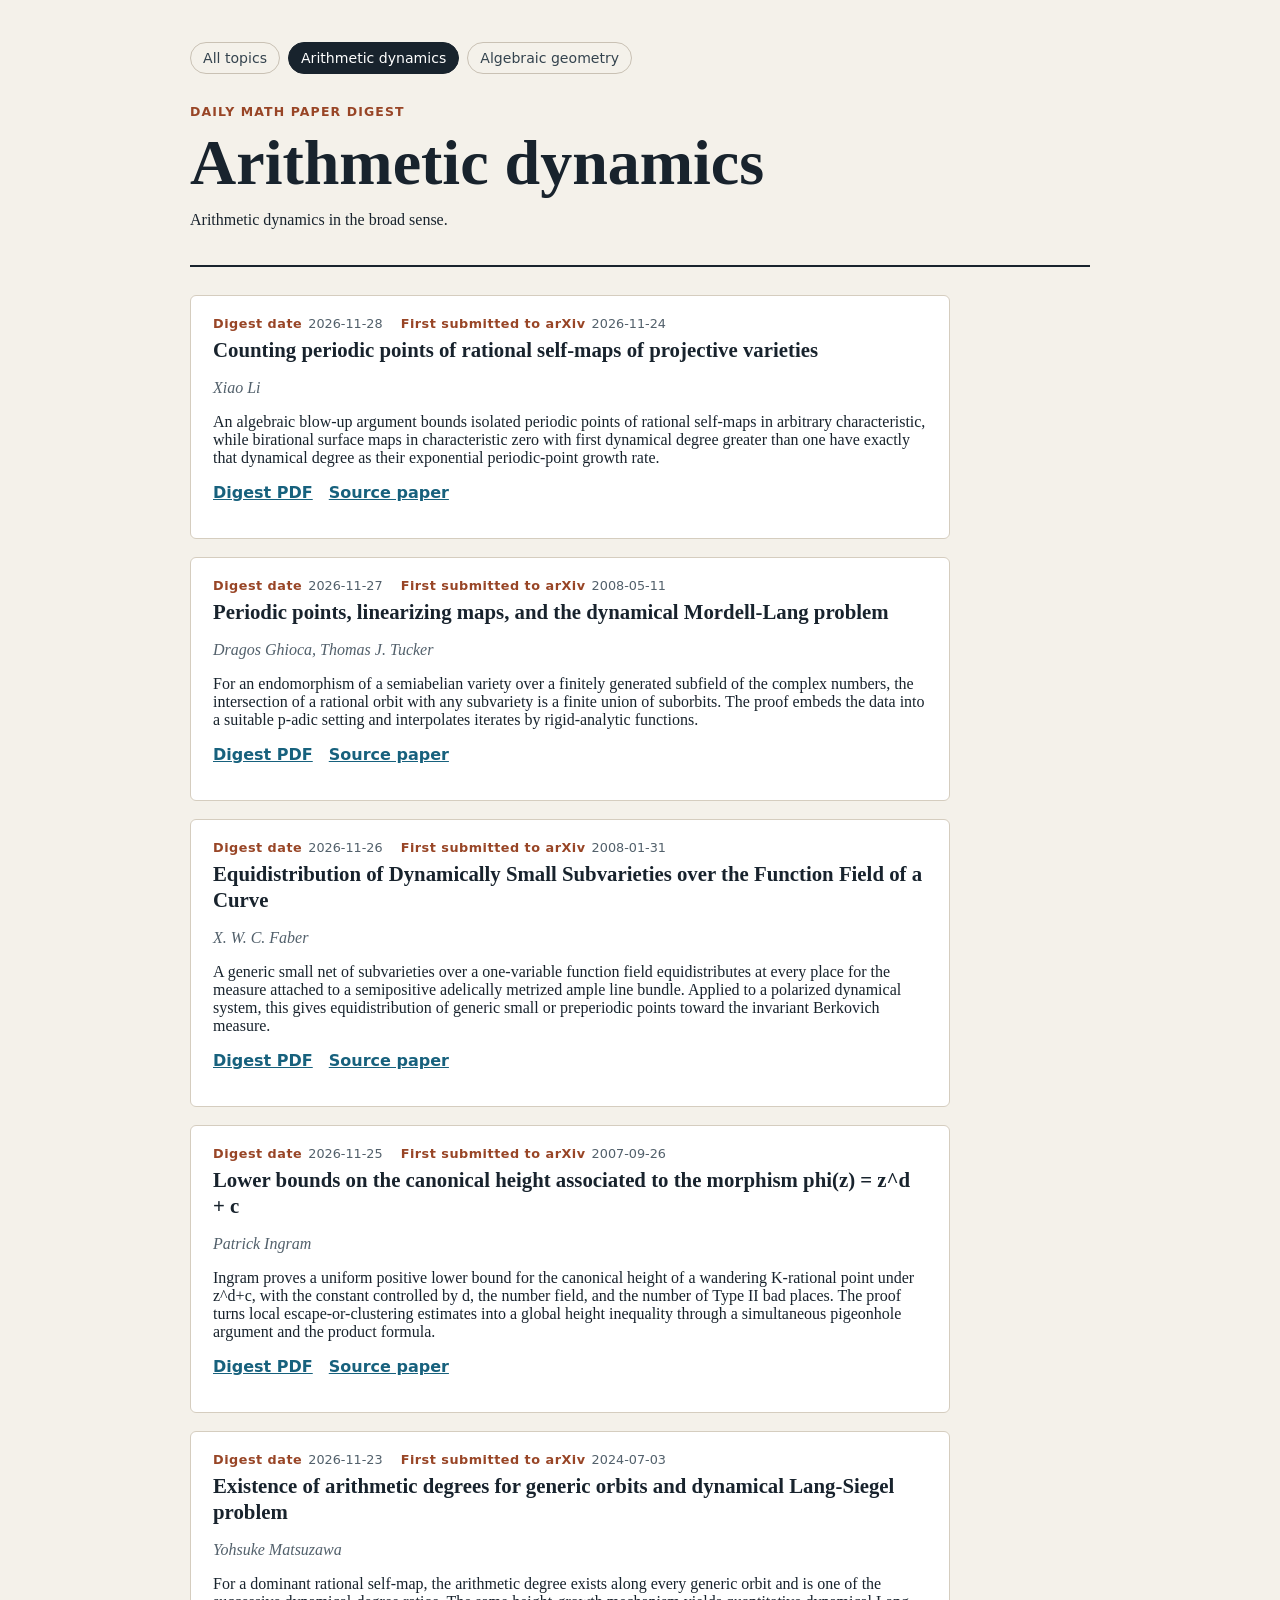
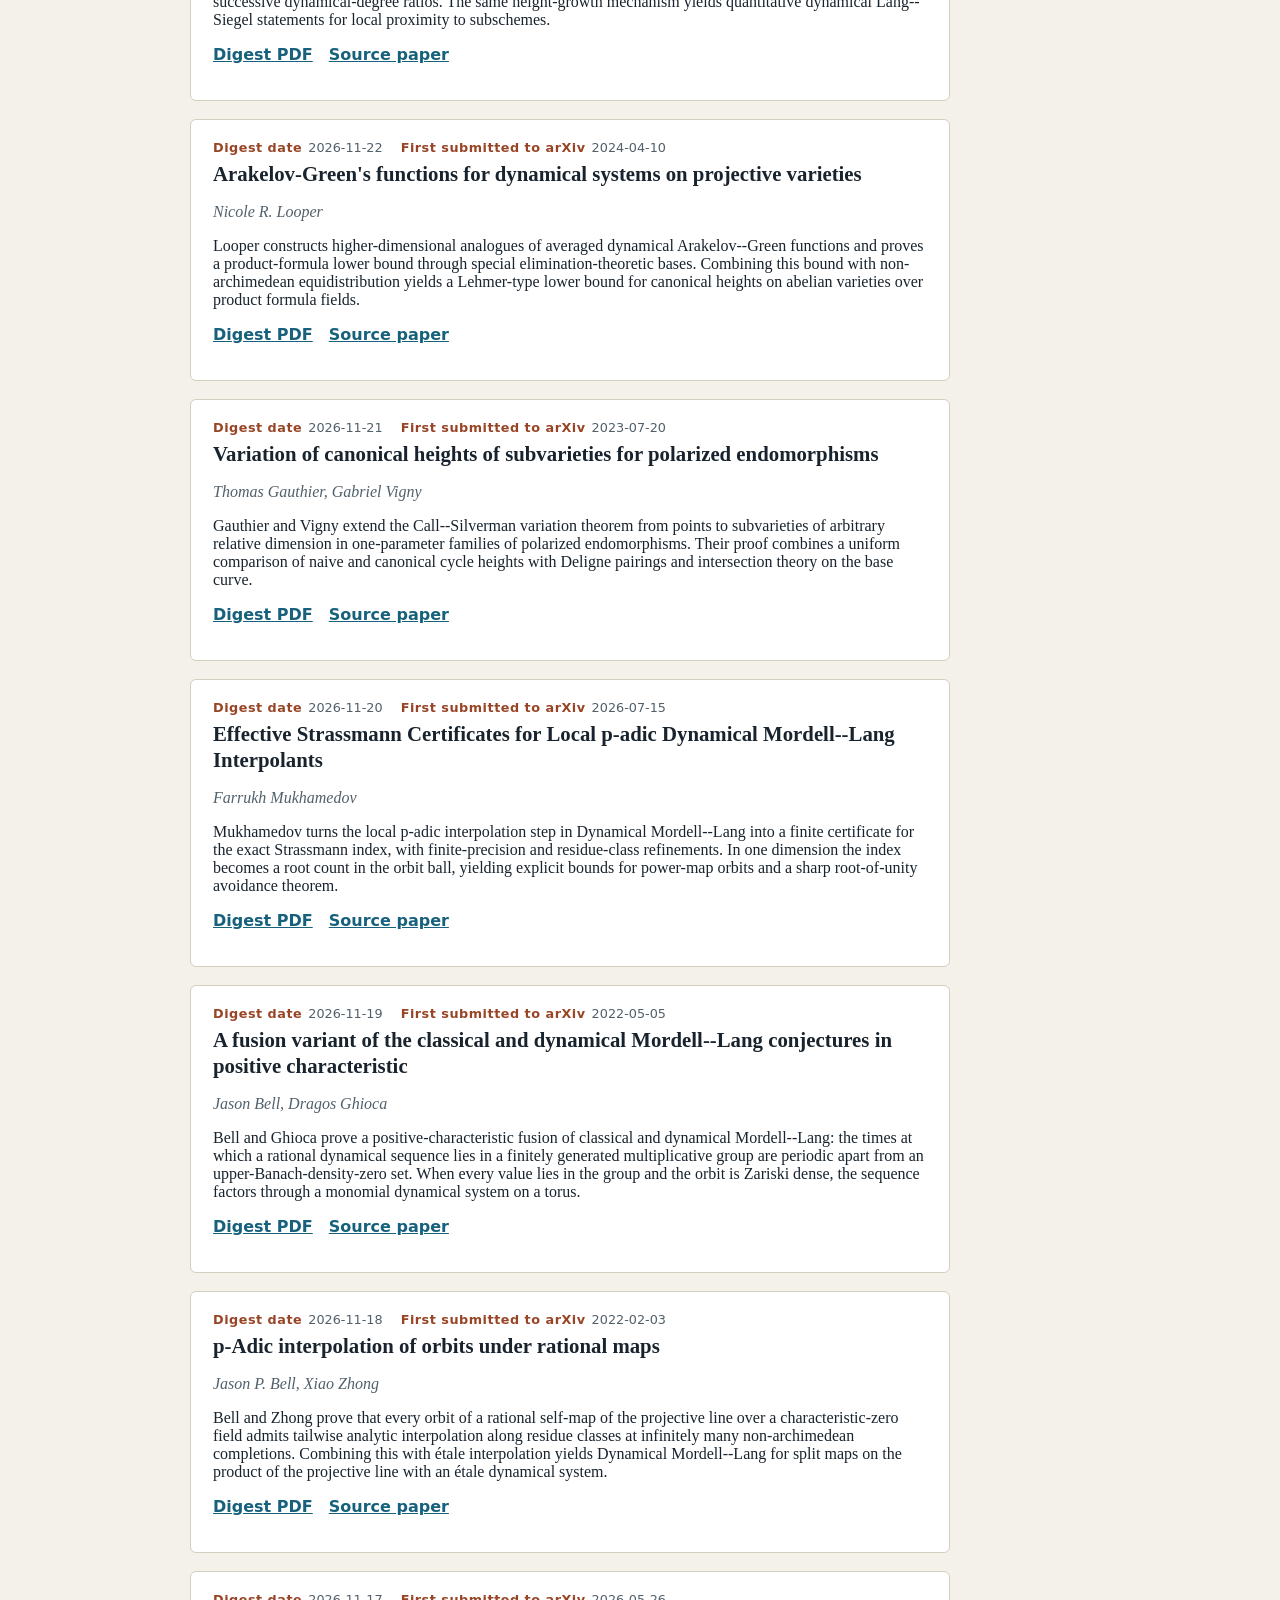
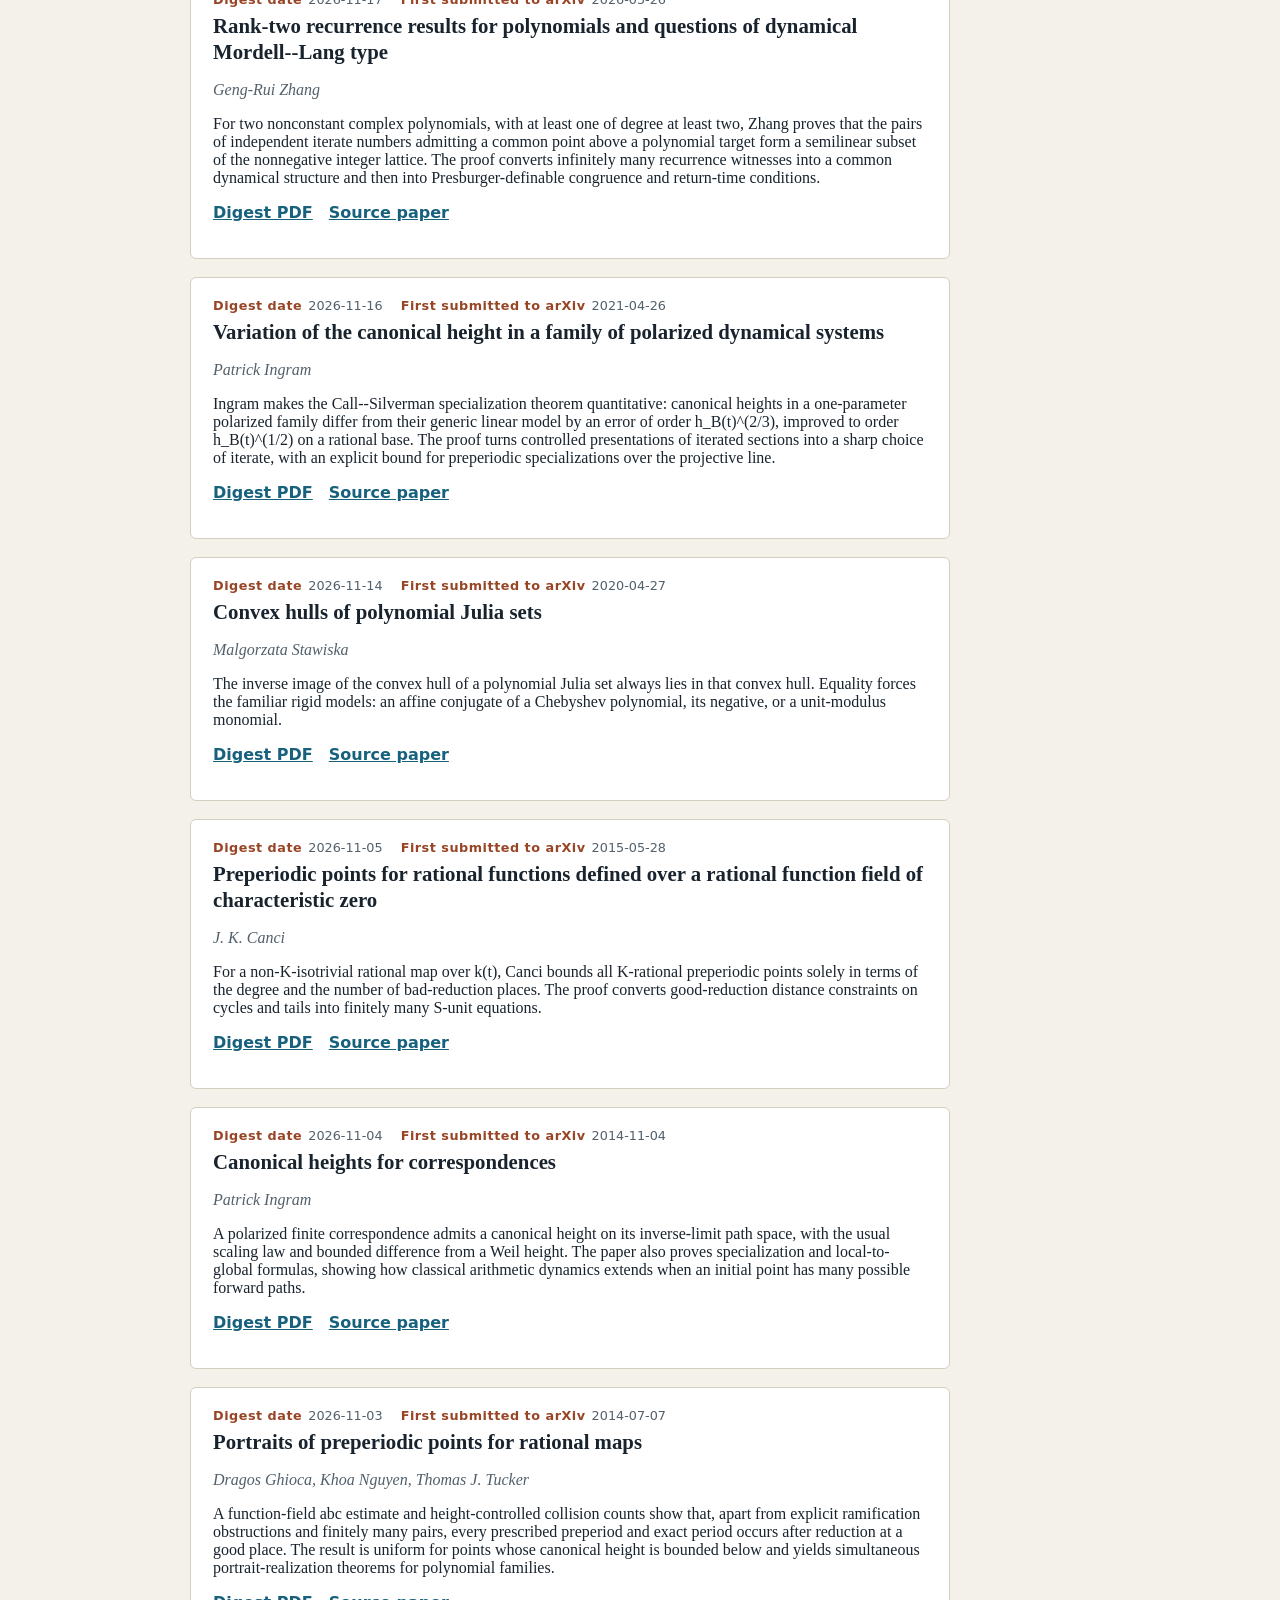
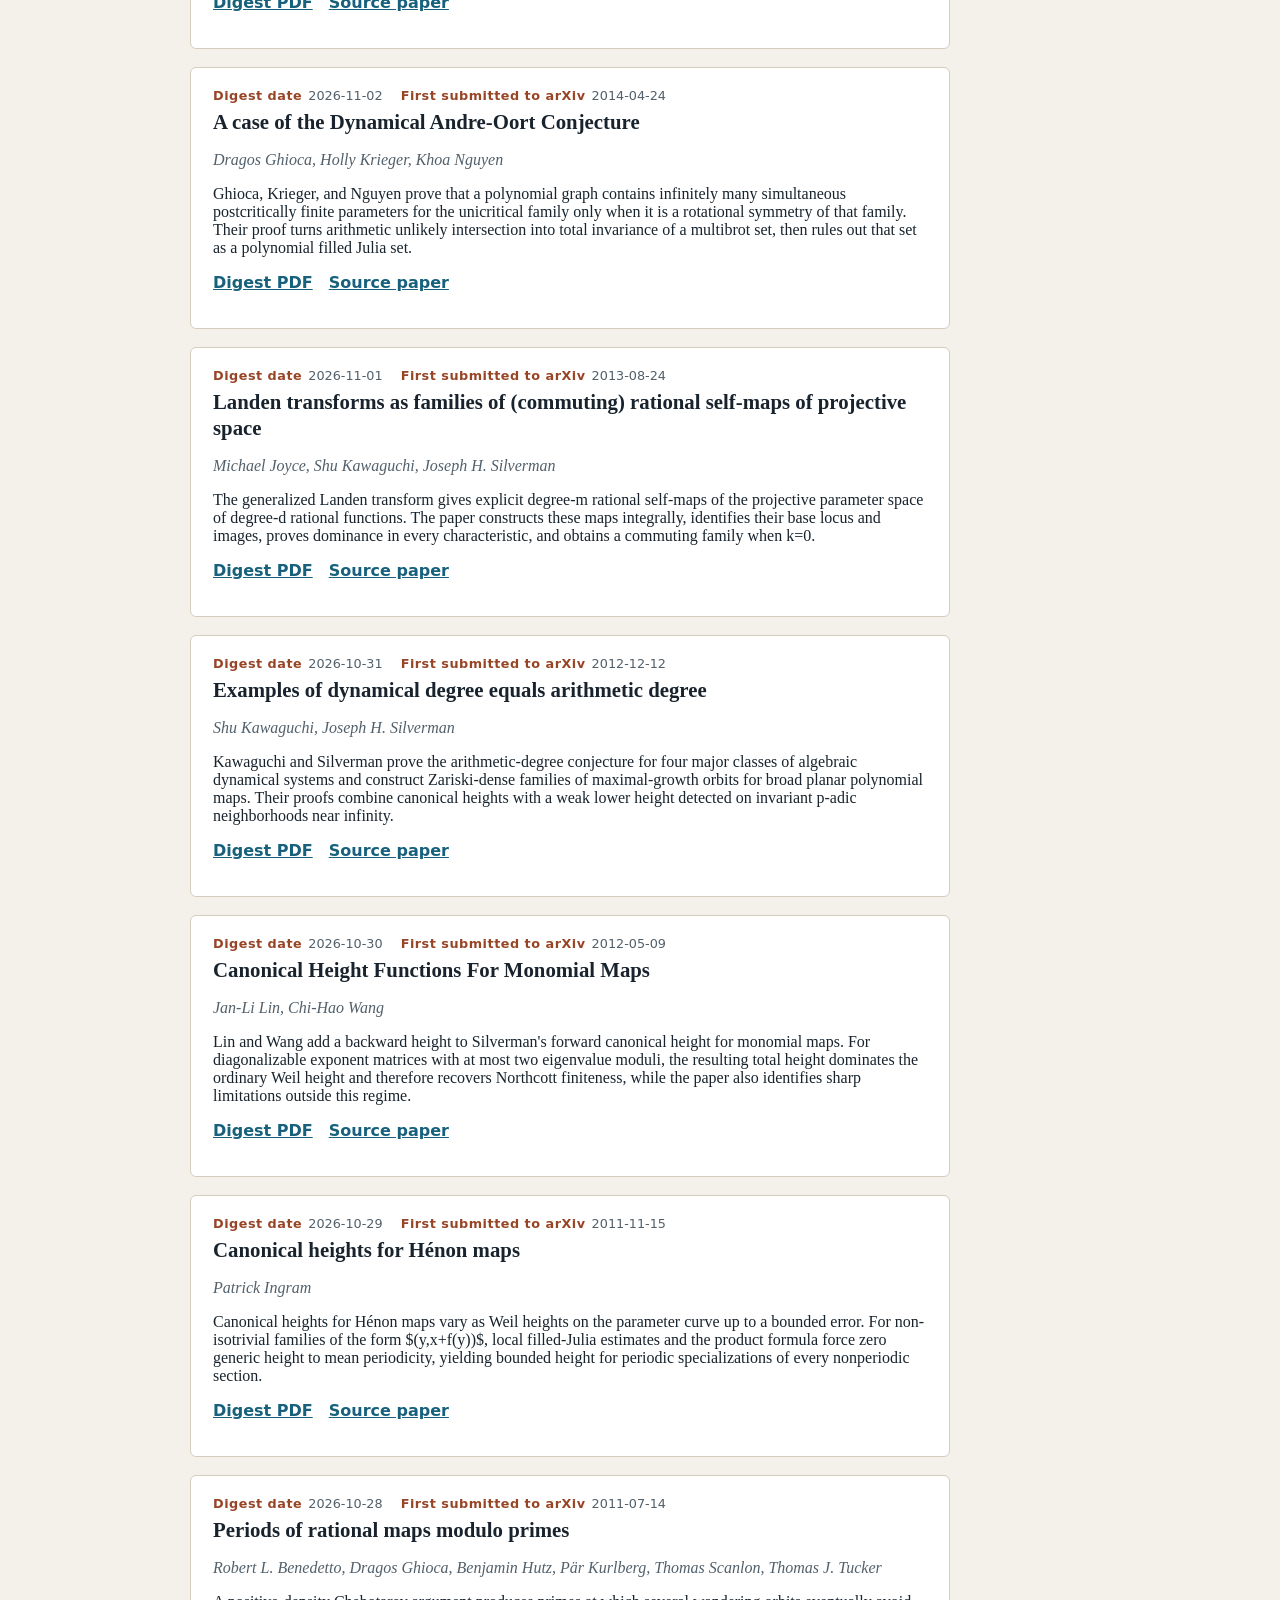
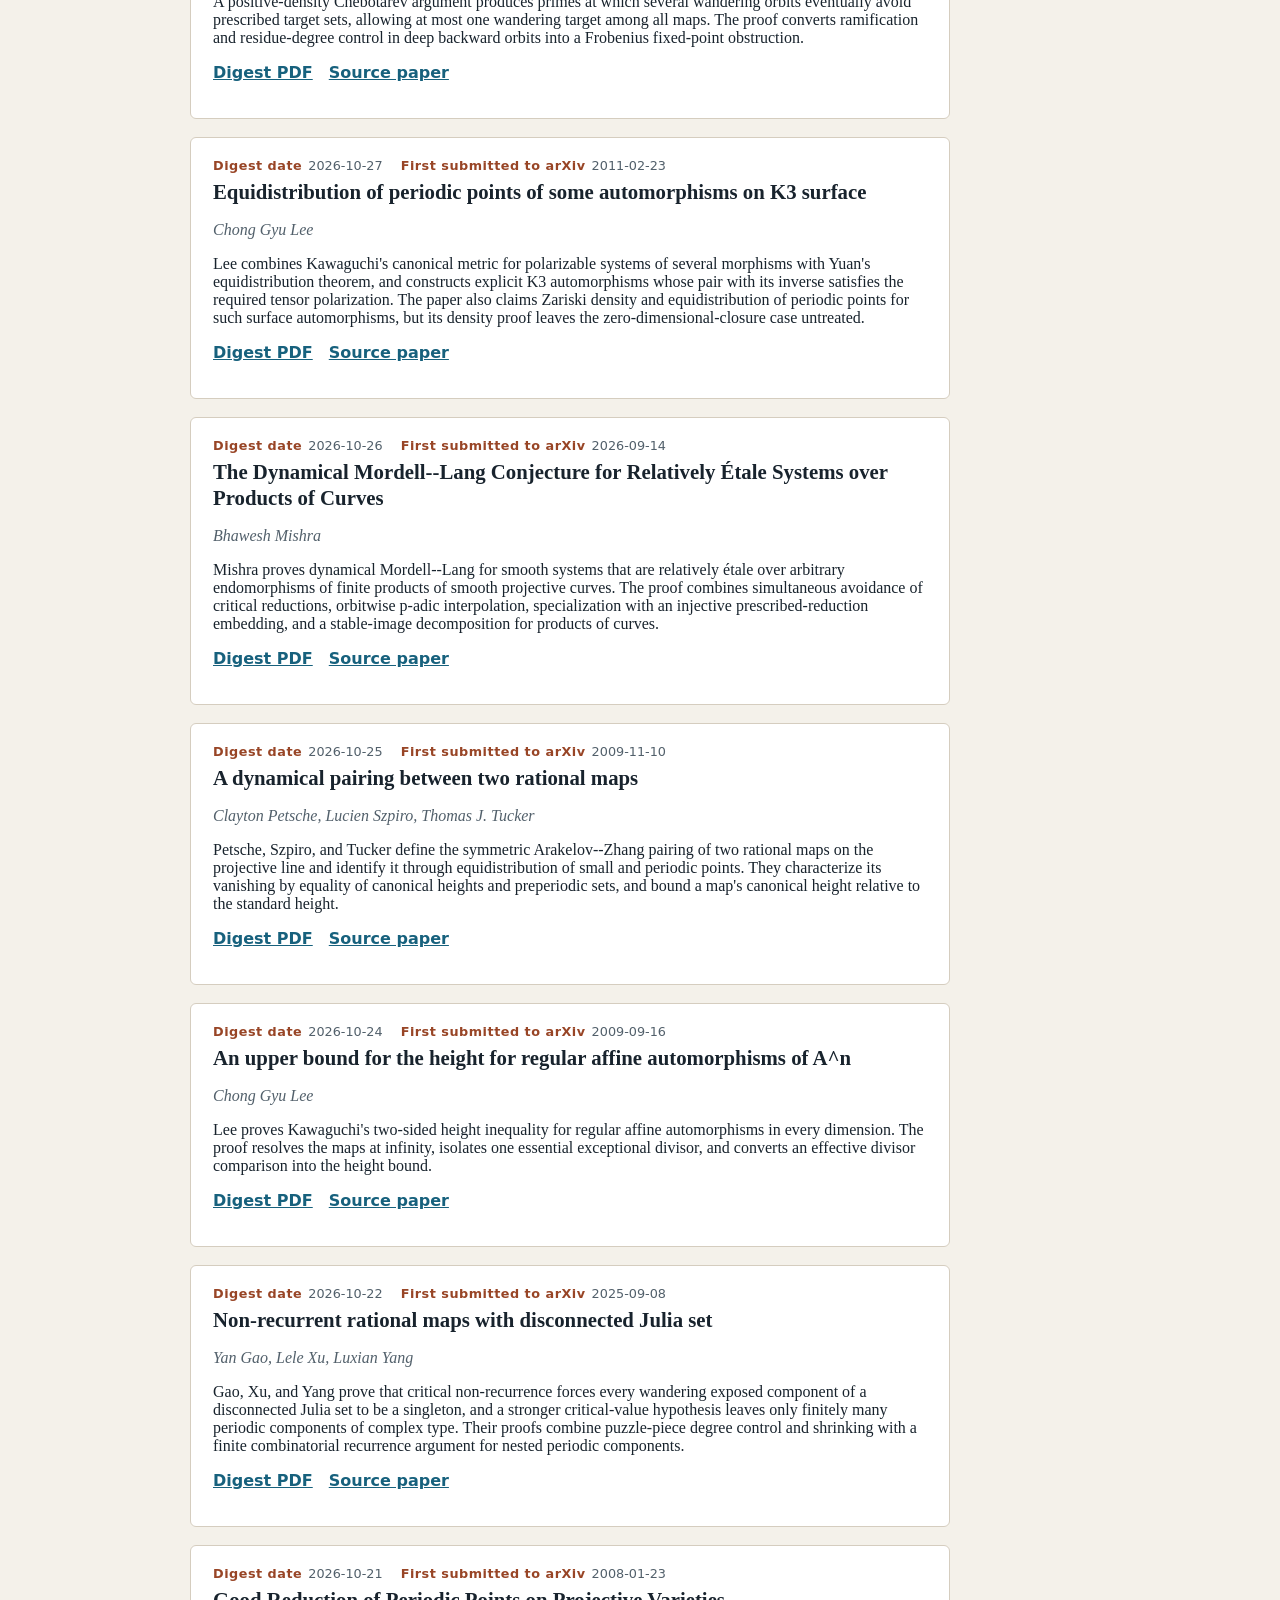
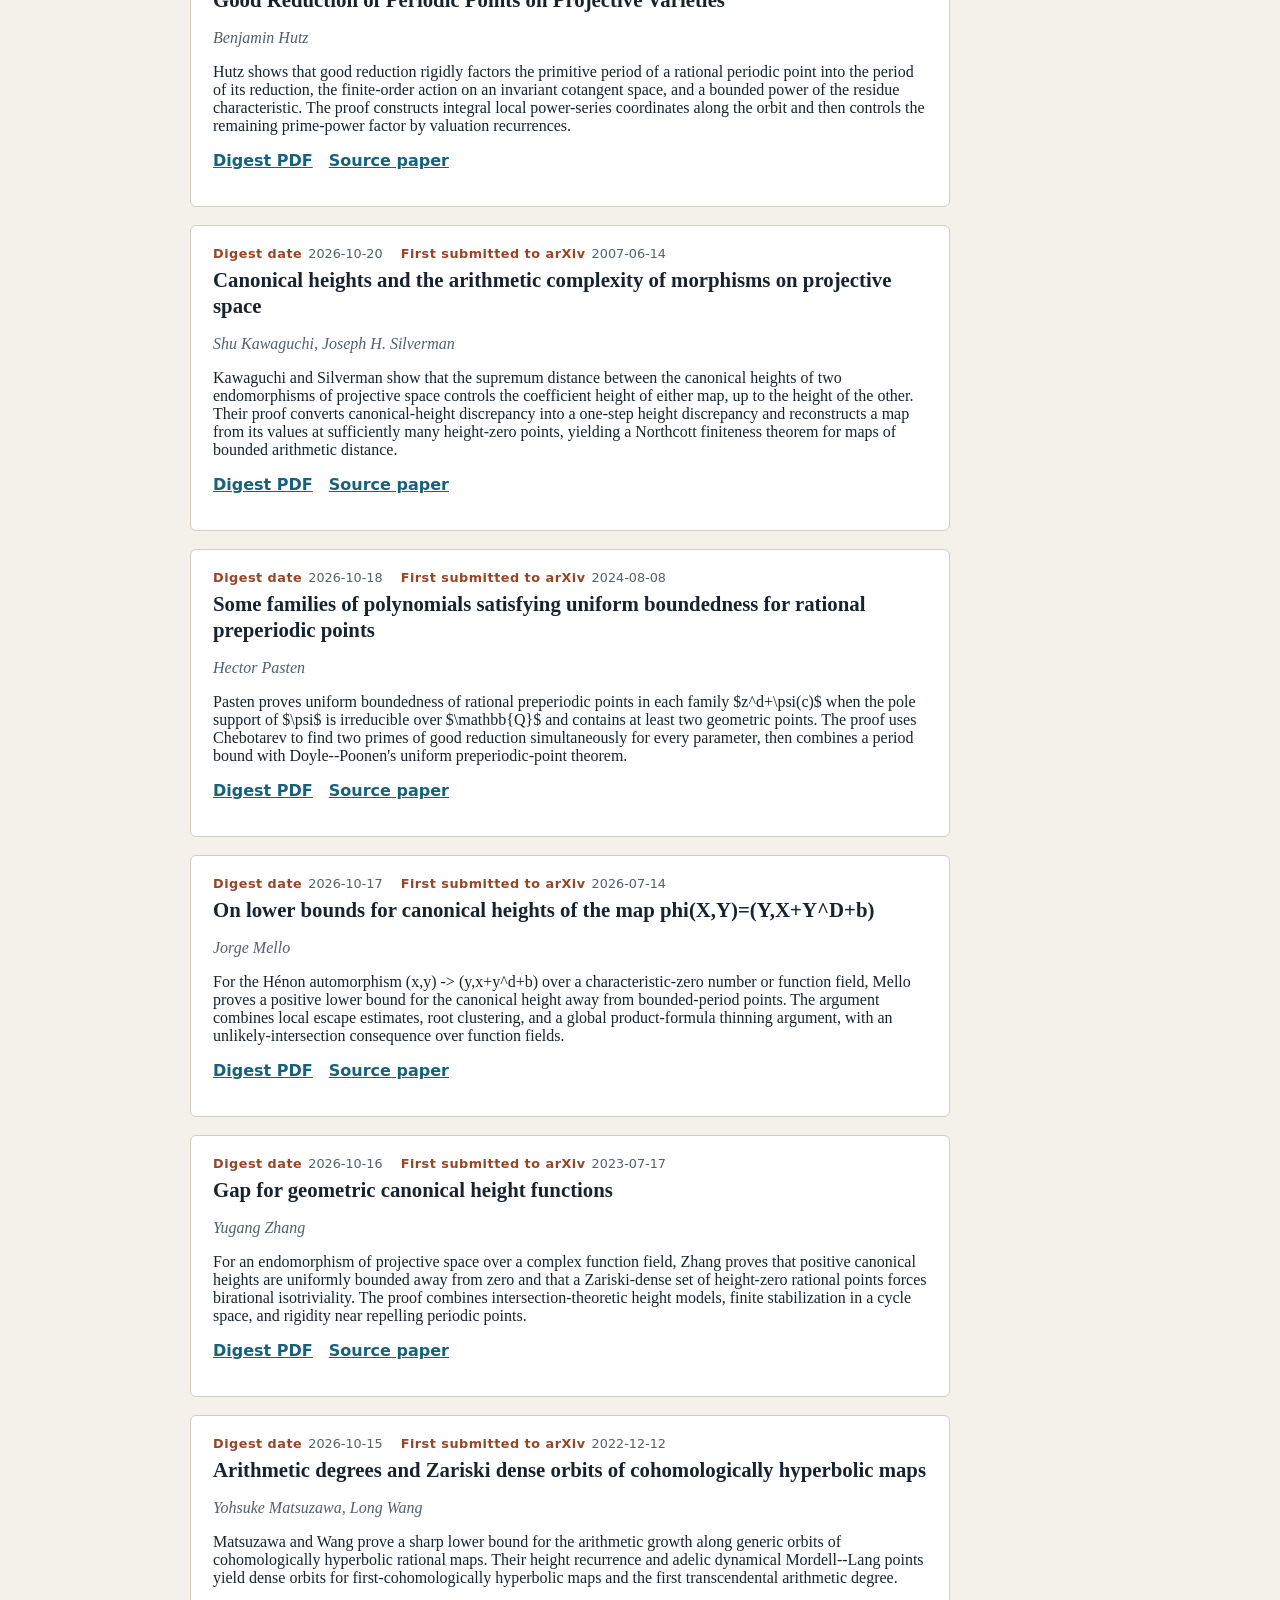
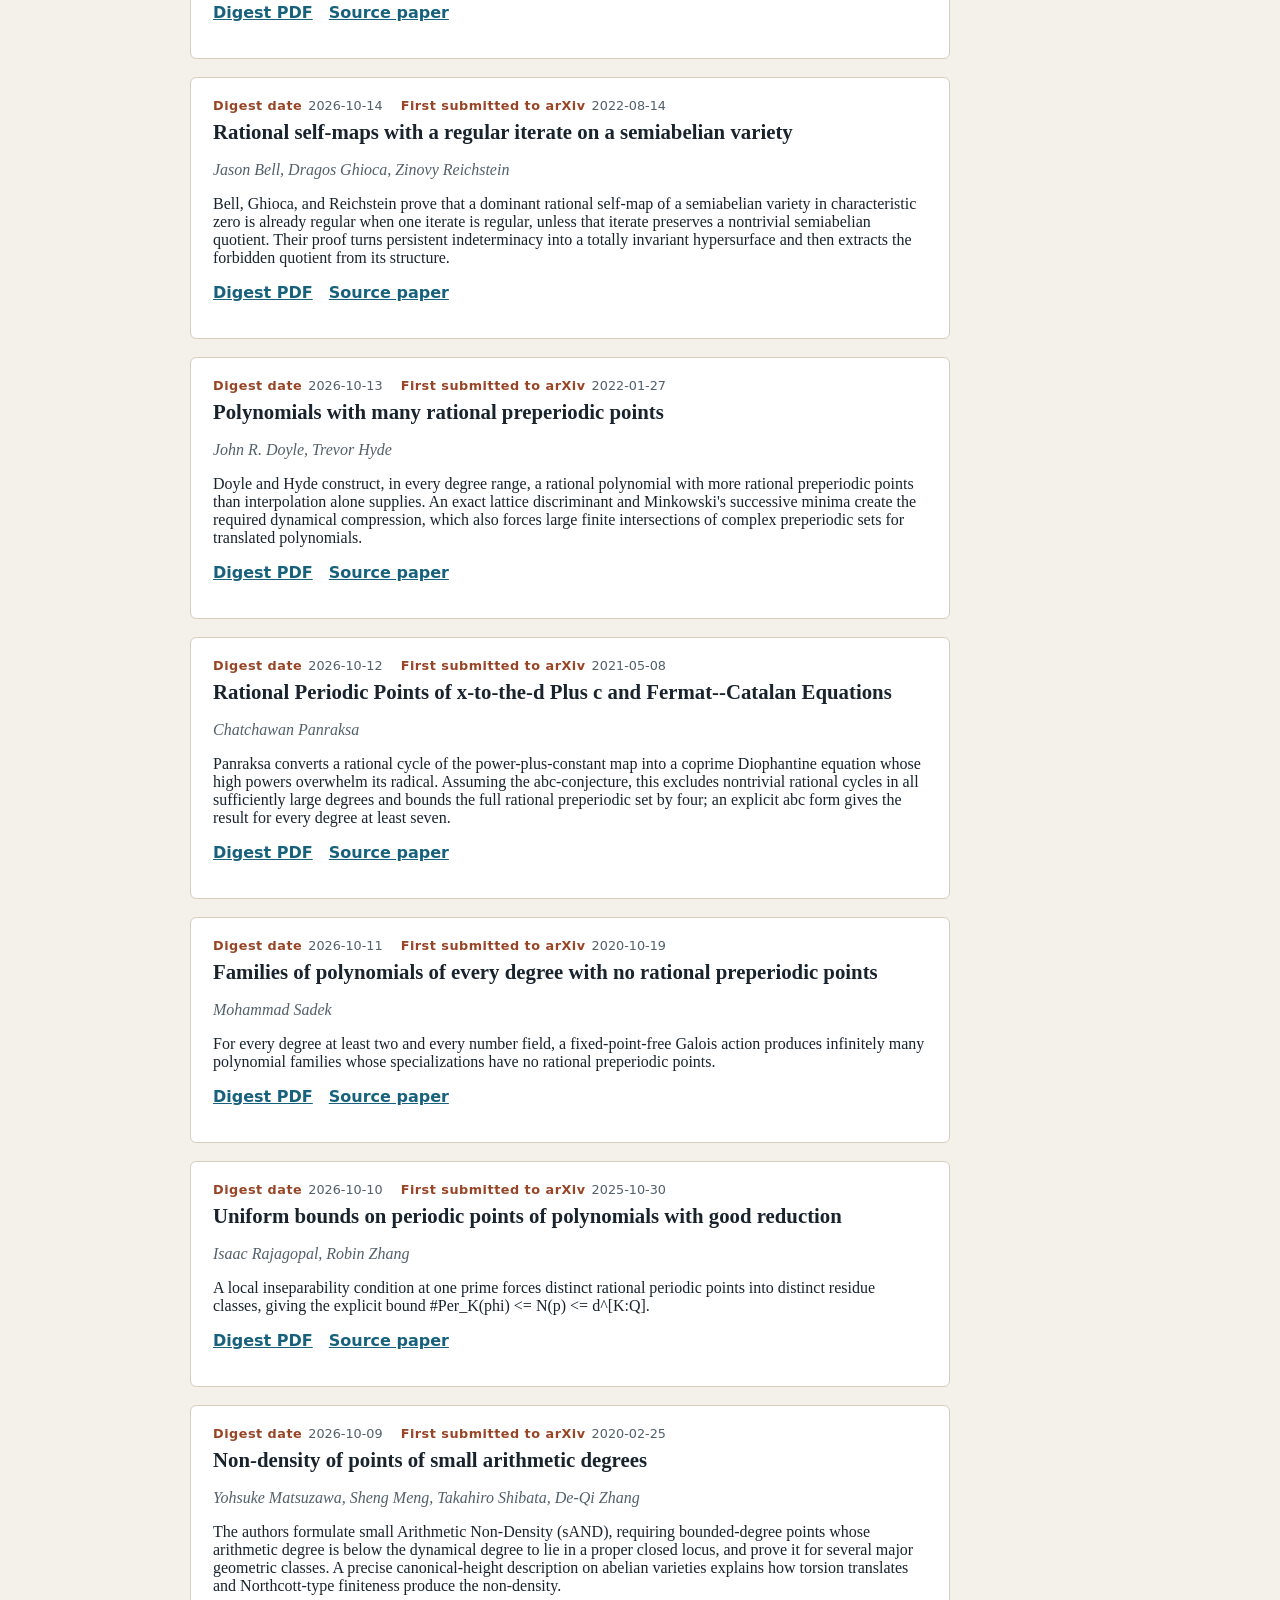
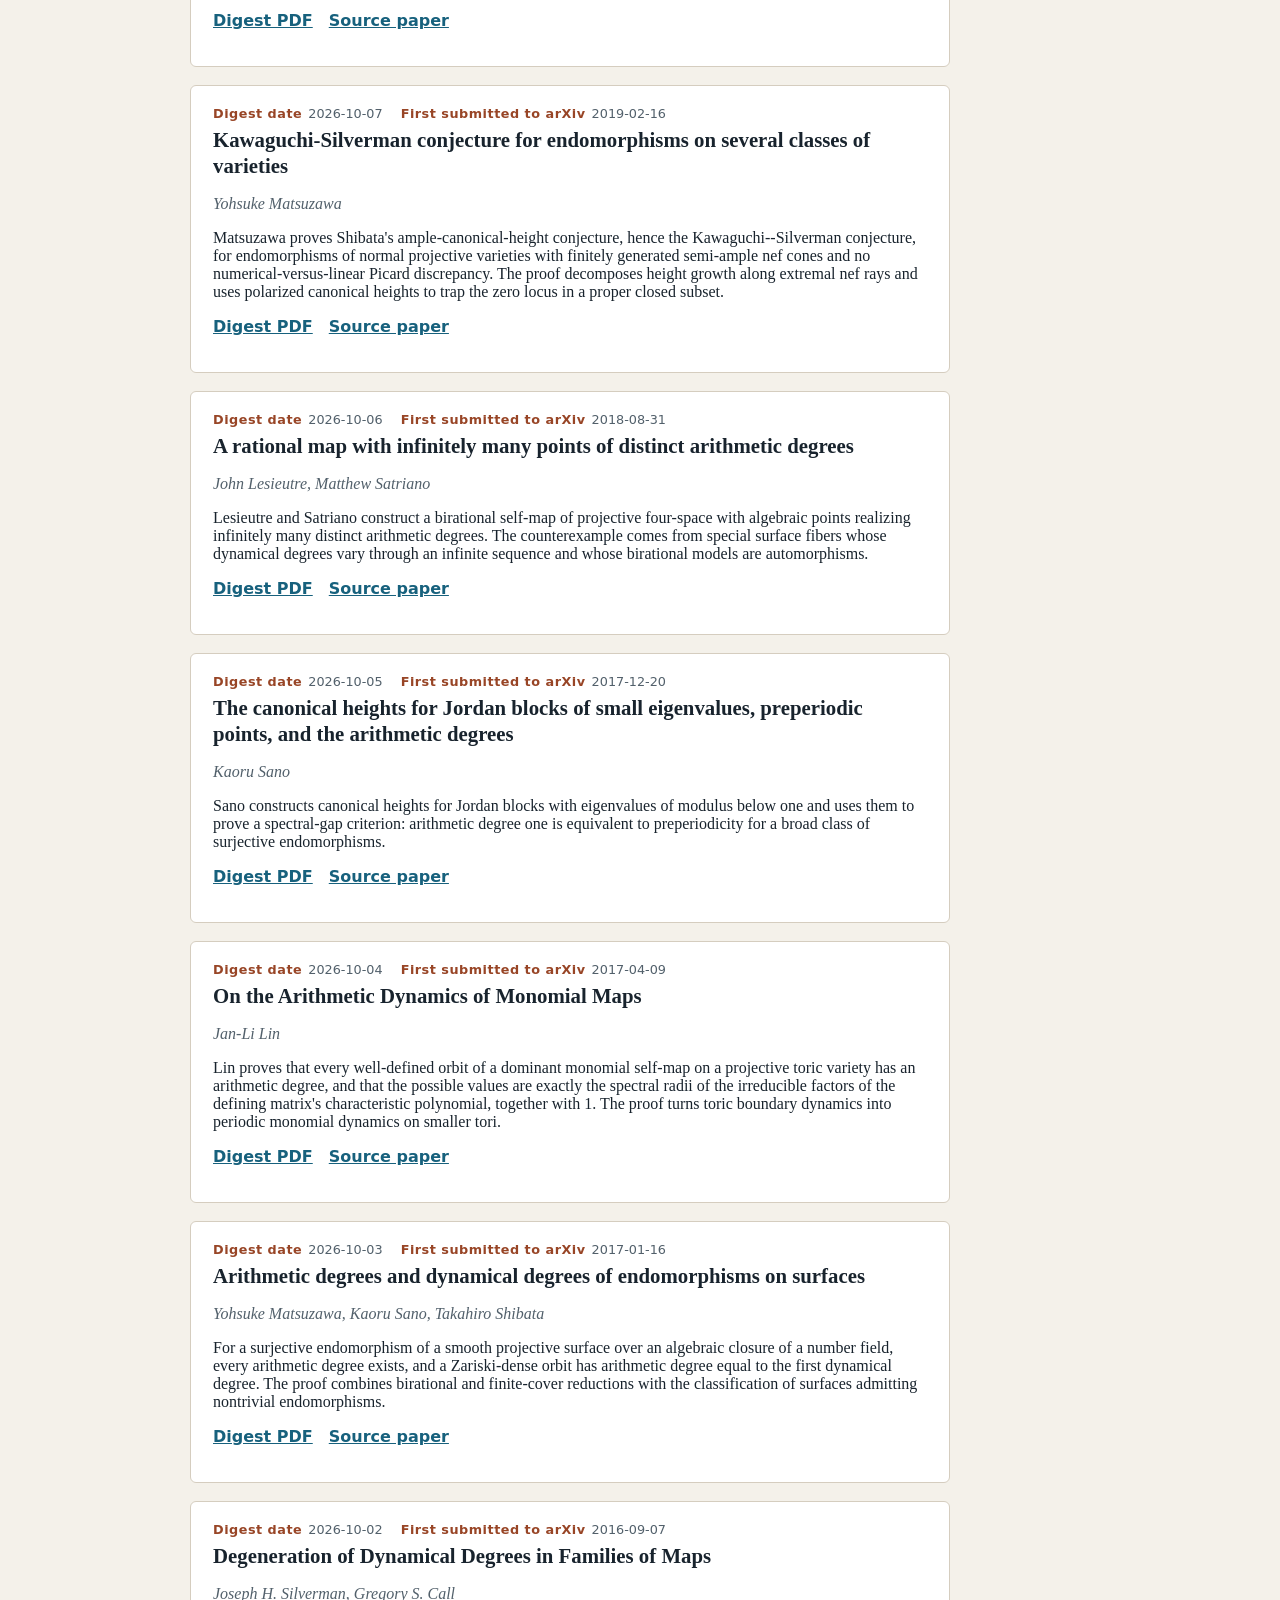
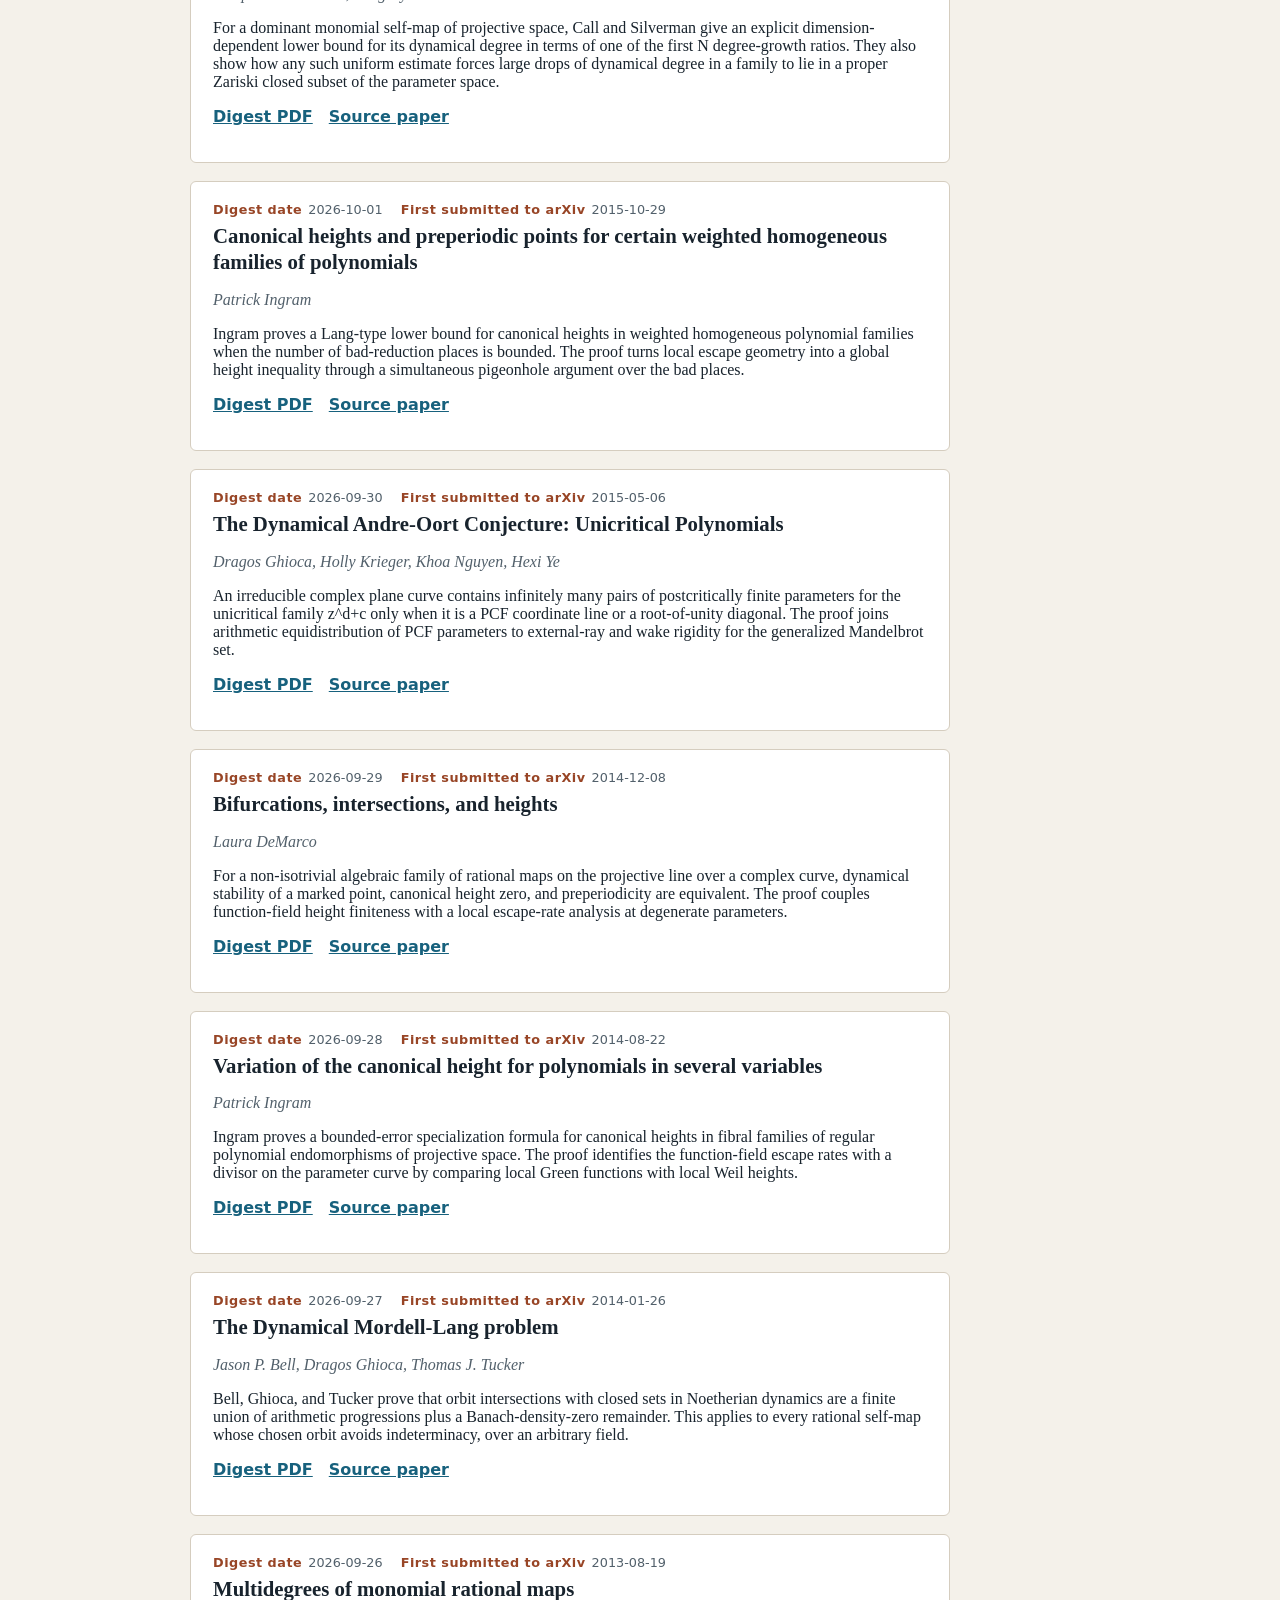
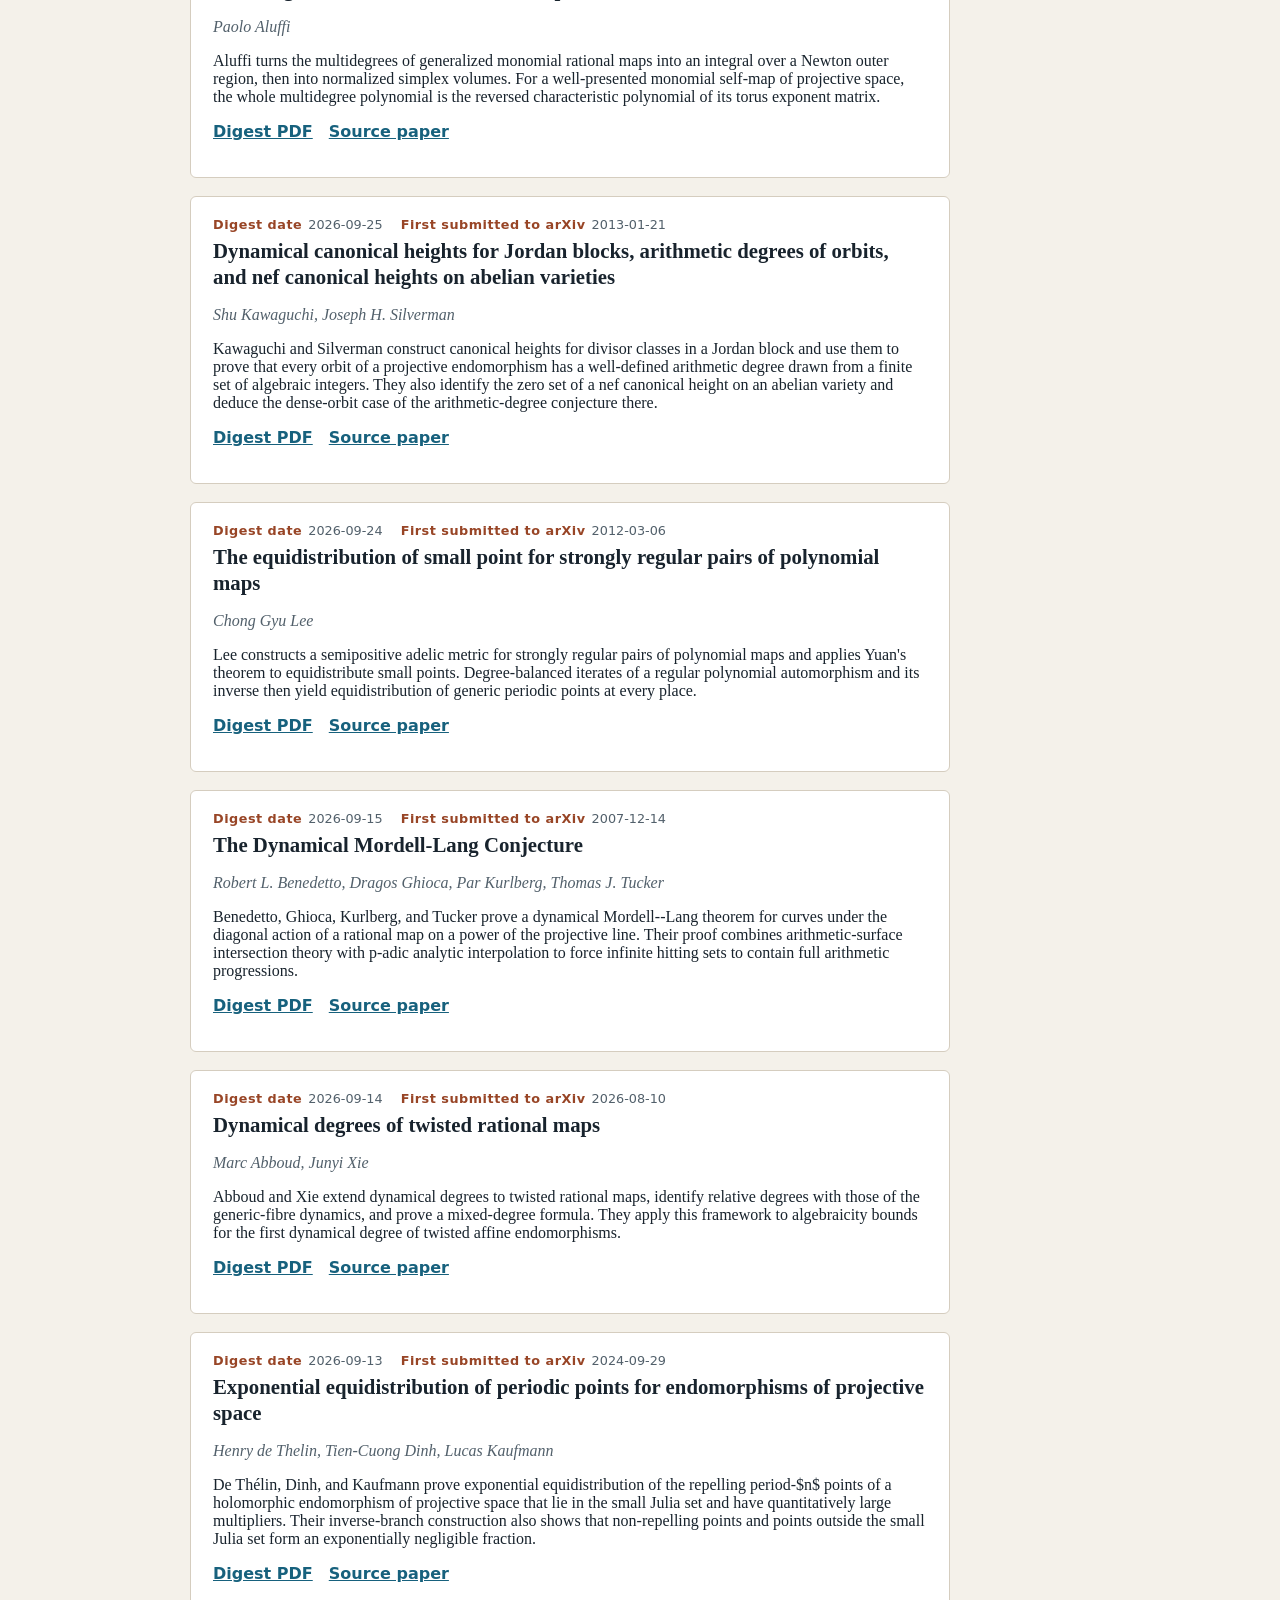
<file: topics/arithmetic-dynamics.html>
<!doctype html>
<html lang="en">
<head>
  <meta charset="utf-8">
  <meta name="viewport" content="width=device-width, initial-scale=1">
  <title>Arithmetic dynamics | Daily Math Paper Digest</title>
  <link rel="stylesheet" href="../style.css?v=8c98c9b33264">
</head>
<body>
  <main>
    <nav class="topic-nav" aria-label="Digest topics"><a href="../index.html">All topics</a><a href="arithmetic-dynamics.html" aria-current="page">Arithmetic dynamics</a><a href="algebraic-geometry.html">Algebraic geometry</a></nav>
    <header class="site-header"><p class="eyebrow">Daily Math Paper Digest</p>
    <h1>Arithmetic dynamics</h1>
    <p>Arithmetic dynamics in the broad sense.</p></header>
    <section class="digest-list" aria-label="Arithmetic dynamics digests">
    <article class="digest">
<dl class="dates">
<div><dt>Digest date</dt><dd>2026-11-28</dd></div>
<div><dt>First submitted to arXiv</dt><dd>2026-11-24</dd></div>
</dl>
<h2>Counting periodic points of rational self-maps of projective varieties</h2>
<p class="authors">Xiao Li</p>
<p>An algebraic blow-up argument bounds isolated periodic points of rational self-maps in arbitrary characteristic, while birational surface maps in characteristic zero with first dynamical degree greater than one have exactly that dynamical degree as their exponential periodic-point growth rate.</p>
<p class="links"><a href="../digests/2026-11-28-arxiv-2611.32875.pdf">Digest PDF</a> <a href="http://arxiv.org/abs/2611.32875v1">Source paper</a></p>
</article>
<article class="digest">
<dl class="dates">
<div><dt>Digest date</dt><dd>2026-11-27</dd></div>
<div><dt>First submitted to arXiv</dt><dd>2008-05-11</dd></div>
</dl>
<h2>Periodic points, linearizing maps, and the dynamical Mordell-Lang problem</h2>
<p class="authors">Dragos Ghioca, Thomas J. Tucker</p>
<p>For an endomorphism of a semiabelian variety over a finitely generated subfield of the complex numbers, the intersection of a rational orbit with any subvariety is a finite union of suborbits. The proof embeds the data into a suitable p-adic setting and interpolates iterates by rigid-analytic functions.</p>
<p class="links"><a href="../digests/2026-11-27-arxiv-0805.1560.pdf">Digest PDF</a> <a href="http://arxiv.org/abs/0805.1560v1">Source paper</a></p>
</article>
<article class="digest">
<dl class="dates">
<div><dt>Digest date</dt><dd>2026-11-26</dd></div>
<div><dt>First submitted to arXiv</dt><dd>2008-01-31</dd></div>
</dl>
<h2>Equidistribution of Dynamically Small Subvarieties over the Function Field of a Curve</h2>
<p class="authors">X. W. C. Faber</p>
<p>A generic small net of subvarieties over a one-variable function field equidistributes at every place for the measure attached to a semipositive adelically metrized ample line bundle. Applied to a polarized dynamical system, this gives equidistribution of generic small or preperiodic points toward the invariant Berkovich measure.</p>
<p class="links"><a href="../digests/2026-11-26-arxiv-0801.4811.pdf">Digest PDF</a> <a href="http://arxiv.org/abs/0801.4811v3">Source paper</a></p>
</article>
<article class="digest">
<dl class="dates">
<div><dt>Digest date</dt><dd>2026-11-25</dd></div>
<div><dt>First submitted to arXiv</dt><dd>2007-09-26</dd></div>
</dl>
<h2>Lower bounds on the canonical height associated to the morphism phi(z) = z^d + c</h2>
<p class="authors">Patrick Ingram</p>
<p>Ingram proves a uniform positive lower bound for the canonical height of a wandering K-rational point under z^d+c, with the constant controlled by d, the number field, and the number of Type II bad places. The proof turns local escape-or-clustering estimates into a global height inequality through a simultaneous pigeonhole argument and the product formula.</p>
<p class="links"><a href="../digests/2026-11-25-arxiv-0709.4154.pdf">Digest PDF</a> <a href="http://arxiv.org/abs/0709.4154v3">Source paper</a></p>
</article>
<article class="digest">
<dl class="dates">
<div><dt>Digest date</dt><dd>2026-11-23</dd></div>
<div><dt>First submitted to arXiv</dt><dd>2024-07-03</dd></div>
</dl>
<h2>Existence of arithmetic degrees for generic orbits and dynamical Lang-Siegel problem</h2>
<p class="authors">Yohsuke Matsuzawa</p>
<p>For a dominant rational self-map, the arithmetic degree exists along every generic orbit and is one of the successive dynamical-degree ratios. The same height-growth mechanism yields quantitative dynamical Lang--Siegel statements for local proximity to subschemes.</p>
<p class="links"><a href="../digests/2026-11-23-arxiv-2407.03097.pdf">Digest PDF</a> <a href="http://arxiv.org/abs/2407.03097v2">Source paper</a></p>
</article>
<article class="digest">
<dl class="dates">
<div><dt>Digest date</dt><dd>2026-11-22</dd></div>
<div><dt>First submitted to arXiv</dt><dd>2024-04-10</dd></div>
</dl>
<h2>Arakelov-Green&#x27;s functions for dynamical systems on projective varieties</h2>
<p class="authors">Nicole R. Looper</p>
<p>Looper constructs higher-dimensional analogues of averaged dynamical Arakelov--Green functions and proves a product-formula lower bound through special elimination-theoretic bases.  Combining this bound with non-archimedean equidistribution yields a Lehmer-type lower bound for canonical heights on abelian varieties over product formula fields.</p>
<p class="links"><a href="../digests/2026-11-22-arxiv-2404.06981.pdf">Digest PDF</a> <a href="http://arxiv.org/abs/2404.06981v1">Source paper</a></p>
</article>
<article class="digest">
<dl class="dates">
<div><dt>Digest date</dt><dd>2026-11-21</dd></div>
<div><dt>First submitted to arXiv</dt><dd>2023-07-20</dd></div>
</dl>
<h2>Variation of canonical heights of subvarieties for polarized endomorphisms</h2>
<p class="authors">Thomas Gauthier, Gabriel Vigny</p>
<p>Gauthier and Vigny extend the Call--Silverman variation theorem from points to subvarieties of arbitrary relative dimension in one-parameter families of polarized endomorphisms. Their proof combines a uniform comparison of naive and canonical cycle heights with Deligne pairings and intersection theory on the base curve.</p>
<p class="links"><a href="../digests/2026-11-21-arxiv-2307.11243.pdf">Digest PDF</a> <a href="http://arxiv.org/abs/2307.11243v1">Source paper</a></p>
</article>
<article class="digest">
<dl class="dates">
<div><dt>Digest date</dt><dd>2026-11-20</dd></div>
<div><dt>First submitted to arXiv</dt><dd>2026-07-15</dd></div>
</dl>
<h2>Effective Strassmann Certificates for Local p-adic Dynamical Mordell--Lang Interpolants</h2>
<p class="authors">Farrukh Mukhamedov</p>
<p>Mukhamedov turns the local p-adic interpolation step in Dynamical Mordell--Lang into a finite certificate for the exact Strassmann index, with finite-precision and residue-class refinements. In one dimension the index becomes a root count in the orbit ball, yielding explicit bounds for power-map orbits and a sharp root-of-unity avoidance theorem.</p>
<p class="links"><a href="../digests/2026-11-20-arxiv-2607.14339.pdf">Digest PDF</a> <a href="http://arxiv.org/abs/2607.14339v1">Source paper</a></p>
</article>
<article class="digest">
<dl class="dates">
<div><dt>Digest date</dt><dd>2026-11-19</dd></div>
<div><dt>First submitted to arXiv</dt><dd>2022-05-05</dd></div>
</dl>
<h2>A fusion variant of the classical and dynamical Mordell--Lang conjectures in positive characteristic</h2>
<p class="authors">Jason Bell, Dragos Ghioca</p>
<p>Bell and Ghioca prove a positive-characteristic fusion of classical and dynamical Mordell--Lang: the times at which a rational dynamical sequence lies in a finitely generated multiplicative group are periodic apart from an upper-Banach-density-zero set. When every value lies in the group and the orbit is Zariski dense, the sequence factors through a monomial dynamical system on a torus.</p>
<p class="links"><a href="../digests/2026-11-19-arxiv-2205.02644.pdf">Digest PDF</a> <a href="https://arxiv.org/abs/2205.02644v1">Source paper</a></p>
</article>
<article class="digest">
<dl class="dates">
<div><dt>Digest date</dt><dd>2026-11-18</dd></div>
<div><dt>First submitted to arXiv</dt><dd>2022-02-03</dd></div>
</dl>
<h2>p-Adic interpolation of orbits under rational maps</h2>
<p class="authors">Jason P. Bell, Xiao Zhong</p>
<p>Bell and Zhong prove that every orbit of a rational self-map of the projective line over a characteristic-zero field admits tailwise analytic interpolation along residue classes at infinitely many non-archimedean completions. Combining this with étale interpolation yields Dynamical Mordell--Lang for split maps on the product of the projective line with an étale dynamical system.</p>
<p class="links"><a href="../digests/2026-11-18-arxiv-2202.01673.pdf">Digest PDF</a> <a href="http://arxiv.org/abs/2202.01673v1">Source paper</a></p>
</article>
<article class="digest">
<dl class="dates">
<div><dt>Digest date</dt><dd>2026-11-17</dd></div>
<div><dt>First submitted to arXiv</dt><dd>2026-05-26</dd></div>
</dl>
<h2>Rank-two recurrence results for polynomials and questions of dynamical Mordell--Lang type</h2>
<p class="authors">Geng-Rui Zhang</p>
<p>For two nonconstant complex polynomials, with at least one of degree at least two, Zhang proves that the pairs of independent iterate numbers admitting a common point above a polynomial target form a semilinear subset of the nonnegative integer lattice. The proof converts infinitely many recurrence witnesses into a common dynamical structure and then into Presburger-definable congruence and return-time conditions.</p>
<p class="links"><a href="../digests/2026-11-17-arxiv-2605.27058.pdf">Digest PDF</a> <a href="https://arxiv.org/abs/2605.27058v2">Source paper</a></p>
</article>
<article class="digest">
<dl class="dates">
<div><dt>Digest date</dt><dd>2026-11-16</dd></div>
<div><dt>First submitted to arXiv</dt><dd>2021-04-26</dd></div>
</dl>
<h2>Variation of the canonical height in a family of polarized dynamical systems</h2>
<p class="authors">Patrick Ingram</p>
<p>Ingram makes the Call--Silverman specialization theorem quantitative: canonical heights in a one-parameter polarized family differ from their generic linear model by an error of order h_B(t)^(2/3), improved to order h_B(t)^(1/2) on a rational base. The proof turns controlled presentations of iterated sections into a sharp choice of iterate, with an explicit bound for preperiodic specializations over the projective line.</p>
<p class="links"><a href="../digests/2026-11-16-arxiv-2104.12877.pdf">Digest PDF</a> <a href="http://arxiv.org/abs/2104.12877v1">Source paper</a></p>
</article>
<article class="digest">
<dl class="dates">
<div><dt>Digest date</dt><dd>2026-11-14</dd></div>
<div><dt>First submitted to arXiv</dt><dd>2020-04-27</dd></div>
</dl>
<h2>Convex hulls of polynomial Julia sets</h2>
<p class="authors">Malgorzata Stawiska</p>
<p>The inverse image of the convex hull of a polynomial Julia set always lies in that convex hull. Equality forces the familiar rigid models: an affine conjugate of a Chebyshev polynomial, its negative, or a unit-modulus monomial.</p>
<p class="links"><a href="../digests/2026-11-14-arxiv-2004.12521.pdf">Digest PDF</a> <a href="http://arxiv.org/abs/2004.12521v1">Source paper</a></p>
</article>
<article class="digest">
<dl class="dates">
<div><dt>Digest date</dt><dd>2026-11-05</dd></div>
<div><dt>First submitted to arXiv</dt><dd>2015-05-28</dd></div>
</dl>
<h2>Preperiodic points for rational functions defined over a rational function field of characteristic zero</h2>
<p class="authors">J. K. Canci</p>
<p>For a non-K-isotrivial rational map over k(t), Canci bounds all K-rational preperiodic points solely in terms of the degree and the number of bad-reduction places. The proof converts good-reduction distance constraints on cycles and tails into finitely many S-unit equations.</p>
<p class="links"><a href="../digests/2026-11-05-arxiv-1505.07753.pdf">Digest PDF</a> <a href="http://arxiv.org/abs/1505.07753v2">Source paper</a></p>
</article>
<article class="digest">
<dl class="dates">
<div><dt>Digest date</dt><dd>2026-11-04</dd></div>
<div><dt>First submitted to arXiv</dt><dd>2014-11-04</dd></div>
</dl>
<h2>Canonical heights for correspondences</h2>
<p class="authors">Patrick Ingram</p>
<p>A polarized finite correspondence admits a canonical height on its inverse-limit path space, with the usual scaling law and bounded difference from a Weil height. The paper also proves specialization and local-to-global formulas, showing how classical arithmetic dynamics extends when an initial point has many possible forward paths.</p>
<p class="links"><a href="../digests/2026-11-04-arxiv-1411.1041.pdf">Digest PDF</a> <a href="http://arxiv.org/abs/1411.1041v2">Source paper</a></p>
</article>
<article class="digest">
<dl class="dates">
<div><dt>Digest date</dt><dd>2026-11-03</dd></div>
<div><dt>First submitted to arXiv</dt><dd>2014-07-07</dd></div>
</dl>
<h2>Portraits of preperiodic points for rational maps</h2>
<p class="authors">Dragos Ghioca, Khoa Nguyen, Thomas J. Tucker</p>
<p>A function-field abc estimate and height-controlled collision counts show that, apart from explicit ramification obstructions and finitely many pairs, every prescribed preperiod and exact period occurs after reduction at a good place. The result is uniform for points whose canonical height is bounded below and yields simultaneous portrait-realization theorems for polynomial families.</p>
<p class="links"><a href="../digests/2026-11-03-arxiv-1407.1573.pdf">Digest PDF</a> <a href="http://arxiv.org/abs/1407.1573v1">Source paper</a></p>
</article>
<article class="digest">
<dl class="dates">
<div><dt>Digest date</dt><dd>2026-11-02</dd></div>
<div><dt>First submitted to arXiv</dt><dd>2014-04-24</dd></div>
</dl>
<h2>A case of the Dynamical Andre-Oort Conjecture</h2>
<p class="authors">Dragos Ghioca, Holly Krieger, Khoa Nguyen</p>
<p>Ghioca, Krieger, and Nguyen prove that a polynomial graph contains infinitely many simultaneous postcritically finite parameters for the unicritical family only when it is a rotational symmetry of that family. Their proof turns arithmetic unlikely intersection into total invariance of a multibrot set, then rules out that set as a polynomial filled Julia set.</p>
<p class="links"><a href="../digests/2026-11-02-arxiv-1404.6011.pdf">Digest PDF</a> <a href="http://arxiv.org/abs/1404.6011v1">Source paper</a></p>
</article>
<article class="digest">
<dl class="dates">
<div><dt>Digest date</dt><dd>2026-11-01</dd></div>
<div><dt>First submitted to arXiv</dt><dd>2013-08-24</dd></div>
</dl>
<h2>Landen transforms as families of (commuting) rational self-maps of projective space</h2>
<p class="authors">Michael Joyce, Shu Kawaguchi, Joseph H. Silverman</p>
<p>The generalized Landen transform gives explicit degree-m rational self-maps of the projective parameter space of degree-d rational functions. The paper constructs these maps integrally, identifies their base locus and images, proves dominance in every characteristic, and obtains a commuting family when k=0.</p>
<p class="links"><a href="../digests/2026-11-01-arxiv-1308.5355.pdf">Digest PDF</a> <a href="http://arxiv.org/abs/1308.5355v1">Source paper</a></p>
</article>
<article class="digest">
<dl class="dates">
<div><dt>Digest date</dt><dd>2026-10-31</dd></div>
<div><dt>First submitted to arXiv</dt><dd>2012-12-12</dd></div>
</dl>
<h2>Examples of dynamical degree equals arithmetic degree</h2>
<p class="authors">Shu Kawaguchi, Joseph H. Silverman</p>
<p>Kawaguchi and Silverman prove the arithmetic-degree conjecture for four major classes of algebraic dynamical systems and construct Zariski-dense families of maximal-growth orbits for broad planar polynomial maps. Their proofs combine canonical heights with a weak lower height detected on invariant p-adic neighborhoods near infinity.</p>
<p class="links"><a href="../digests/2026-10-31-arxiv-1212.3015.pdf">Digest PDF</a> <a href="http://arxiv.org/abs/1212.3015v1">Source paper</a></p>
</article>
<article class="digest">
<dl class="dates">
<div><dt>Digest date</dt><dd>2026-10-30</dd></div>
<div><dt>First submitted to arXiv</dt><dd>2012-05-09</dd></div>
</dl>
<h2>Canonical Height Functions For Monomial Maps</h2>
<p class="authors">Jan-Li Lin, Chi-Hao Wang</p>
<p>Lin and Wang add a backward height to Silverman&#x27;s forward canonical height for monomial maps. For diagonalizable exponent matrices with at most two eigenvalue moduli, the resulting total height dominates the ordinary Weil height and therefore recovers Northcott finiteness, while the paper also identifies sharp limitations outside this regime.</p>
<p class="links"><a href="../digests/2026-10-30-arxiv-1205.2020.pdf">Digest PDF</a> <a href="http://arxiv.org/abs/1205.2020v1">Source paper</a></p>
</article>
<article class="digest">
<dl class="dates">
<div><dt>Digest date</dt><dd>2026-10-29</dd></div>
<div><dt>First submitted to arXiv</dt><dd>2011-11-15</dd></div>
</dl>
<h2>Canonical heights for Hénon maps</h2>
<p class="authors">Patrick Ingram</p>
<p>Canonical heights for Hénon maps vary as Weil heights on the parameter curve up to a bounded error. For non-isotrivial families of the form $(y,x+f(y))$, local filled-Julia estimates and the product formula force zero generic height to mean periodicity, yielding bounded height for periodic specializations of every nonperiodic section.</p>
<p class="links"><a href="../digests/2026-10-29-arxiv-1111.3609.pdf">Digest PDF</a> <a href="http://arxiv.org/abs/1111.3609v1">Source paper</a></p>
</article>
<article class="digest">
<dl class="dates">
<div><dt>Digest date</dt><dd>2026-10-28</dd></div>
<div><dt>First submitted to arXiv</dt><dd>2011-07-14</dd></div>
</dl>
<h2>Periods of rational maps modulo primes</h2>
<p class="authors">Robert L. Benedetto, Dragos Ghioca, Benjamin Hutz, Pär Kurlberg, Thomas Scanlon, Thomas J. Tucker</p>
<p>A positive-density Chebotarev argument produces primes at which several wandering orbits eventually avoid prescribed target sets, allowing at most one wandering target among all maps. The proof converts ramification and residue-degree control in deep backward orbits into a Frobenius fixed-point obstruction.</p>
<p class="links"><a href="../digests/2026-10-28-arxiv-1107.2816.pdf">Digest PDF</a> <a href="http://arxiv.org/abs/1107.2816v1">Source paper</a></p>
</article>
<article class="digest">
<dl class="dates">
<div><dt>Digest date</dt><dd>2026-10-27</dd></div>
<div><dt>First submitted to arXiv</dt><dd>2011-02-23</dd></div>
</dl>
<h2>Equidistribution of periodic points of some automorphisms on K3 surface</h2>
<p class="authors">Chong Gyu Lee</p>
<p>Lee combines Kawaguchi&#x27;s canonical metric for polarizable systems of several morphisms with Yuan&#x27;s equidistribution theorem, and constructs explicit K3 automorphisms whose pair with its inverse satisfies the required tensor polarization. The paper also claims Zariski density and equidistribution of periodic points for such surface automorphisms, but its density proof leaves the zero-dimensional-closure case untreated.</p>
<p class="links"><a href="../digests/2026-10-27-arxiv-1102.4860.pdf">Digest PDF</a> <a href="http://arxiv.org/abs/1102.4860v1">Source paper</a></p>
</article>
<article class="digest">
<dl class="dates">
<div><dt>Digest date</dt><dd>2026-10-26</dd></div>
<div><dt>First submitted to arXiv</dt><dd>2026-09-14</dd></div>
</dl>
<h2>The Dynamical Mordell--Lang Conjecture for Relatively Étale Systems over Products of Curves</h2>
<p class="authors">Bhawesh Mishra</p>
<p>Mishra proves dynamical Mordell--Lang for smooth systems that are relatively étale over arbitrary endomorphisms of finite products of smooth projective curves. The proof combines simultaneous avoidance of critical reductions, orbitwise p-adic interpolation, specialization with an injective prescribed-reduction embedding, and a stable-image decomposition for products of curves.</p>
<p class="links"><a href="../digests/2026-10-26-arxiv-2609.15121.pdf">Digest PDF</a> <a href="http://arxiv.org/abs/2609.15121v1">Source paper</a></p>
</article>
<article class="digest">
<dl class="dates">
<div><dt>Digest date</dt><dd>2026-10-25</dd></div>
<div><dt>First submitted to arXiv</dt><dd>2009-11-10</dd></div>
</dl>
<h2>A dynamical pairing between two rational maps</h2>
<p class="authors">Clayton Petsche, Lucien Szpiro, Thomas J. Tucker</p>
<p>Petsche, Szpiro, and Tucker define the symmetric Arakelov--Zhang pairing of two rational maps on the projective line and identify it through equidistribution of small and periodic points. They characterize its vanishing by equality of canonical heights and preperiodic sets, and bound a map&#x27;s canonical height relative to the standard height.</p>
<p class="links"><a href="../digests/2026-10-25-arxiv-0911.1875.pdf">Digest PDF</a> <a href="http://arxiv.org/abs/0911.1875v1">Source paper</a></p>
</article>
<article class="digest">
<dl class="dates">
<div><dt>Digest date</dt><dd>2026-10-24</dd></div>
<div><dt>First submitted to arXiv</dt><dd>2009-09-16</dd></div>
</dl>
<h2>An upper bound for the height for regular affine automorphisms of A^n</h2>
<p class="authors">Chong Gyu Lee</p>
<p>Lee proves Kawaguchi&#x27;s two-sided height inequality for regular affine automorphisms in every dimension. The proof resolves the maps at infinity, isolates one essential exceptional divisor, and converts an effective divisor comparison into the height bound.</p>
<p class="links"><a href="../digests/2026-10-24-arxiv-0909.3107.pdf">Digest PDF</a> <a href="http://arxiv.org/abs/0909.3107v1">Source paper</a></p>
</article>
<article class="digest">
<dl class="dates">
<div><dt>Digest date</dt><dd>2026-10-22</dd></div>
<div><dt>First submitted to arXiv</dt><dd>2025-09-08</dd></div>
</dl>
<h2>Non-recurrent rational maps with disconnected Julia set</h2>
<p class="authors">Yan Gao, Lele Xu, Luxian Yang</p>
<p>Gao, Xu, and Yang prove that critical non-recurrence forces every wandering exposed component of a disconnected Julia set to be a singleton, and a stronger critical-value hypothesis leaves only finitely many periodic components of complex type. Their proofs combine puzzle-piece degree control and shrinking with a finite combinatorial recurrence argument for nested periodic components.</p>
<p class="links"><a href="../digests/2026-10-22-arxiv-2509.06645.pdf">Digest PDF</a> <a href="http://arxiv.org/abs/2509.06645v1">Source paper</a></p>
</article>
<article class="digest">
<dl class="dates">
<div><dt>Digest date</dt><dd>2026-10-21</dd></div>
<div><dt>First submitted to arXiv</dt><dd>2008-01-23</dd></div>
</dl>
<h2>Good Reduction of Periodic Points on Projective Varieties</h2>
<p class="authors">Benjamin Hutz</p>
<p>Hutz shows that good reduction rigidly factors the primitive period of a rational periodic point into the period of its reduction, the finite-order action on an invariant cotangent space, and a bounded power of the residue characteristic. The proof constructs integral local power-series coordinates along the orbit and then controls the remaining prime-power factor by valuation recurrences.</p>
<p class="links"><a href="../digests/2026-10-21-arxiv-0801.3645.pdf">Digest PDF</a> <a href="http://arxiv.org/abs/0801.3645v3">Source paper</a></p>
</article>
<article class="digest">
<dl class="dates">
<div><dt>Digest date</dt><dd>2026-10-20</dd></div>
<div><dt>First submitted to arXiv</dt><dd>2007-06-14</dd></div>
</dl>
<h2>Canonical heights and the arithmetic complexity of morphisms on projective space</h2>
<p class="authors">Shu Kawaguchi, Joseph H. Silverman</p>
<p>Kawaguchi and Silverman show that the supremum distance between the canonical heights of two endomorphisms of projective space controls the coefficient height of either map, up to the height of the other. Their proof converts canonical-height discrepancy into a one-step height discrepancy and reconstructs a map from its values at sufficiently many height-zero points, yielding a Northcott finiteness theorem for maps of bounded arithmetic distance.</p>
<p class="links"><a href="../digests/2026-10-20-arxiv-0706.2166.pdf">Digest PDF</a> <a href="http://arxiv.org/abs/0706.2166v1">Source paper</a></p>
</article>
<article class="digest">
<dl class="dates">
<div><dt>Digest date</dt><dd>2026-10-18</dd></div>
<div><dt>First submitted to arXiv</dt><dd>2024-08-08</dd></div>
</dl>
<h2>Some families of polynomials satisfying uniform boundedness for rational preperiodic points</h2>
<p class="authors">Hector Pasten</p>
<p>Pasten proves uniform boundedness of rational preperiodic points in each family $z^d+\psi(c)$ when the pole support of $\psi$ is irreducible over $\mathbb{Q}$ and contains at least two geometric points. The proof uses Chebotarev to find two primes of good reduction simultaneously for every parameter, then combines a period bound with Doyle--Poonen&#x27;s uniform preperiodic-point theorem.</p>
<p class="links"><a href="../digests/2026-10-18-arxiv-2408.13262.pdf">Digest PDF</a> <a href="http://arxiv.org/abs/2408.13262v1">Source paper</a></p>
</article>
<article class="digest">
<dl class="dates">
<div><dt>Digest date</dt><dd>2026-10-17</dd></div>
<div><dt>First submitted to arXiv</dt><dd>2026-07-14</dd></div>
</dl>
<h2>On lower bounds for canonical heights of the map phi(X,Y)=(Y,X+Y^D+b)</h2>
<p class="authors">Jorge Mello</p>
<p>For the Hénon automorphism (x,y) -&gt; (y,x+y^d+b) over a characteristic-zero number or function field, Mello proves a positive lower bound for the canonical height away from bounded-period points. The argument combines local escape estimates, root clustering, and a global product-formula thinning argument, with an unlikely-intersection consequence over function fields.</p>
<p class="links"><a href="../digests/2026-10-17-arxiv-2607.12668.pdf">Digest PDF</a> <a href="https://arxiv.org/abs/2607.12668v3">Source paper</a></p>
</article>
<article class="digest">
<dl class="dates">
<div><dt>Digest date</dt><dd>2026-10-16</dd></div>
<div><dt>First submitted to arXiv</dt><dd>2023-07-17</dd></div>
</dl>
<h2>Gap for geometric canonical height functions</h2>
<p class="authors">Yugang Zhang</p>
<p>For an endomorphism of projective space over a complex function field, Zhang proves that positive canonical heights are uniformly bounded away from zero and that a Zariski-dense set of height-zero rational points forces birational isotriviality. The proof combines intersection-theoretic height models, finite stabilization in a cycle space, and rigidity near repelling periodic points.</p>
<p class="links"><a href="../digests/2026-10-16-arxiv-2307.08561.pdf">Digest PDF</a> <a href="http://arxiv.org/abs/2307.08561v2">Source paper</a></p>
</article>
<article class="digest">
<dl class="dates">
<div><dt>Digest date</dt><dd>2026-10-15</dd></div>
<div><dt>First submitted to arXiv</dt><dd>2022-12-12</dd></div>
</dl>
<h2>Arithmetic degrees and Zariski dense orbits of cohomologically hyperbolic maps</h2>
<p class="authors">Yohsuke Matsuzawa, Long Wang</p>
<p>Matsuzawa and Wang prove a sharp lower bound for the arithmetic growth along generic orbits of cohomologically hyperbolic rational maps. Their height recurrence and adelic dynamical Mordell--Lang points yield dense orbits for first-cohomologically hyperbolic maps and the first transcendental arithmetic degree.</p>
<p class="links"><a href="../digests/2026-10-15-arxiv-2212.05804.pdf">Digest PDF</a> <a href="http://arxiv.org/abs/2212.05804v2">Source paper</a></p>
</article>
<article class="digest">
<dl class="dates">
<div><dt>Digest date</dt><dd>2026-10-14</dd></div>
<div><dt>First submitted to arXiv</dt><dd>2022-08-14</dd></div>
</dl>
<h2>Rational self-maps with a regular iterate on a semiabelian variety</h2>
<p class="authors">Jason Bell, Dragos Ghioca, Zinovy Reichstein</p>
<p>Bell, Ghioca, and Reichstein prove that a dominant rational self-map of a semiabelian variety in characteristic zero is already regular when one iterate is regular, unless that iterate preserves a nontrivial semiabelian quotient. Their proof turns persistent indeterminacy into a totally invariant hypersurface and then extracts the forbidden quotient from its structure.</p>
<p class="links"><a href="../digests/2026-10-14-arxiv-2208.06938.pdf">Digest PDF</a> <a href="http://arxiv.org/abs/2208.06938v1">Source paper</a></p>
</article>
<article class="digest">
<dl class="dates">
<div><dt>Digest date</dt><dd>2026-10-13</dd></div>
<div><dt>First submitted to arXiv</dt><dd>2022-01-27</dd></div>
</dl>
<h2>Polynomials with many rational preperiodic points</h2>
<p class="authors">John R. Doyle, Trevor Hyde</p>
<p>Doyle and Hyde construct, in every degree range, a rational polynomial with more rational preperiodic points than interpolation alone supplies. An exact lattice discriminant and Minkowski&#x27;s successive minima create the required dynamical compression, which also forces large finite intersections of complex preperiodic sets for translated polynomials.</p>
<p class="links"><a href="../digests/2026-10-13-arxiv-2201.11707.pdf">Digest PDF</a> <a href="http://arxiv.org/abs/2201.11707v2">Source paper</a></p>
</article>
<article class="digest">
<dl class="dates">
<div><dt>Digest date</dt><dd>2026-10-12</dd></div>
<div><dt>First submitted to arXiv</dt><dd>2021-05-08</dd></div>
</dl>
<h2>Rational Periodic Points of x-to-the-d Plus c and Fermat--Catalan Equations</h2>
<p class="authors">Chatchawan Panraksa</p>
<p>Panraksa converts a rational cycle of the power-plus-constant map into a coprime Diophantine equation whose high powers overwhelm its radical. Assuming the abc-conjecture, this excludes nontrivial rational cycles in all sufficiently large degrees and bounds the full rational preperiodic set by four; an explicit abc form gives the result for every degree at least seven.</p>
<p class="links"><a href="../digests/2026-10-12-arxiv-2105.03715.pdf">Digest PDF</a> <a href="http://arxiv.org/abs/2105.03715v6">Source paper</a></p>
</article>
<article class="digest">
<dl class="dates">
<div><dt>Digest date</dt><dd>2026-10-11</dd></div>
<div><dt>First submitted to arXiv</dt><dd>2020-10-19</dd></div>
</dl>
<h2>Families of polynomials of every degree with no rational preperiodic points</h2>
<p class="authors">Mohammad Sadek</p>
<p>For every degree at least two and every number field, a fixed-point-free Galois action produces infinitely many polynomial families whose specializations have no rational preperiodic points.</p>
<p class="links"><a href="../digests/2026-10-11-arxiv-2010.09910.pdf">Digest PDF</a> <a href="https://arxiv.org/abs/2010.09910">Source paper</a></p>
</article>
<article class="digest">
<dl class="dates">
<div><dt>Digest date</dt><dd>2026-10-10</dd></div>
<div><dt>First submitted to arXiv</dt><dd>2025-10-30</dd></div>
</dl>
<h2>Uniform bounds on periodic points of polynomials with good reduction</h2>
<p class="authors">Isaac Rajagopal, Robin Zhang</p>
<p>A local inseparability condition at one prime forces distinct rational periodic points into distinct residue classes, giving the explicit bound #Per_K(phi) &lt;= N(p) &lt;= d^[K:Q].</p>
<p class="links"><a href="../digests/2026-10-10-arxiv-2510.26119.pdf">Digest PDF</a> <a href="https://arxiv.org/abs/2510.26119">Source paper</a></p>
</article>
<article class="digest">
<dl class="dates">
<div><dt>Digest date</dt><dd>2026-10-09</dd></div>
<div><dt>First submitted to arXiv</dt><dd>2020-02-25</dd></div>
</dl>
<h2>Non-density of points of small arithmetic degrees</h2>
<p class="authors">Yohsuke Matsuzawa, Sheng Meng, Takahiro Shibata, De-Qi Zhang</p>
<p>The authors formulate small Arithmetic Non-Density (sAND), requiring bounded-degree points whose arithmetic degree is below the dynamical degree to lie in a proper closed locus, and prove it for several major geometric classes. A precise canonical-height description on abelian varieties explains how torsion translates and Northcott-type finiteness produce the non-density.</p>
<p class="links"><a href="../digests/2026-10-09-arxiv-2002.10976.pdf">Digest PDF</a> <a href="http://arxiv.org/abs/2002.10976v2">Source paper</a></p>
</article>
<article class="digest">
<dl class="dates">
<div><dt>Digest date</dt><dd>2026-10-07</dd></div>
<div><dt>First submitted to arXiv</dt><dd>2019-02-16</dd></div>
</dl>
<h2>Kawaguchi-Silverman conjecture for endomorphisms on several classes of varieties</h2>
<p class="authors">Yohsuke Matsuzawa</p>
<p>Matsuzawa proves Shibata&#x27;s ample-canonical-height conjecture, hence the Kawaguchi--Silverman conjecture, for endomorphisms of normal projective varieties with finitely generated semi-ample nef cones and no numerical-versus-linear Picard discrepancy. The proof decomposes height growth along extremal nef rays and uses polarized canonical heights to trap the zero locus in a proper closed subset.</p>
<p class="links"><a href="../digests/2026-10-07-arxiv-1902.06072.pdf">Digest PDF</a> <a href="http://arxiv.org/abs/1902.06072v4">Source paper</a></p>
</article>
<article class="digest">
<dl class="dates">
<div><dt>Digest date</dt><dd>2026-10-06</dd></div>
<div><dt>First submitted to arXiv</dt><dd>2018-08-31</dd></div>
</dl>
<h2>A rational map with infinitely many points of distinct arithmetic degrees</h2>
<p class="authors">John Lesieutre, Matthew Satriano</p>
<p>Lesieutre and Satriano construct a birational self-map of projective four-space with algebraic points realizing infinitely many distinct arithmetic degrees. The counterexample comes from special surface fibers whose dynamical degrees vary through an infinite sequence and whose birational models are automorphisms.</p>
<p class="links"><a href="../digests/2026-10-06-arxiv-1809.00047.pdf">Digest PDF</a> <a href="http://arxiv.org/abs/1809.00047v1">Source paper</a></p>
</article>
<article class="digest">
<dl class="dates">
<div><dt>Digest date</dt><dd>2026-10-05</dd></div>
<div><dt>First submitted to arXiv</dt><dd>2017-12-20</dd></div>
</dl>
<h2>The canonical heights for Jordan blocks of small eigenvalues, preperiodic points, and the arithmetic degrees</h2>
<p class="authors">Kaoru Sano</p>
<p>Sano constructs canonical heights for Jordan blocks with eigenvalues of modulus below one and uses them to prove a spectral-gap criterion: arithmetic degree one is equivalent to preperiodicity for a broad class of surjective endomorphisms.</p>
<p class="links"><a href="../digests/2026-10-05-arxiv-1712.07533.pdf">Digest PDF</a> <a href="http://arxiv.org/abs/1712.07533v1">Source paper</a></p>
</article>
<article class="digest">
<dl class="dates">
<div><dt>Digest date</dt><dd>2026-10-04</dd></div>
<div><dt>First submitted to arXiv</dt><dd>2017-04-09</dd></div>
</dl>
<h2>On the Arithmetic Dynamics of Monomial Maps</h2>
<p class="authors">Jan-Li Lin</p>
<p>Lin proves that every well-defined orbit of a dominant monomial self-map on a projective toric variety has an arithmetic degree, and that the possible values are exactly the spectral radii of the irreducible factors of the defining matrix&#x27;s characteristic polynomial, together with 1. The proof turns toric boundary dynamics into periodic monomial dynamics on smaller tori.</p>
<p class="links"><a href="../digests/2026-10-04-arxiv-1704.02661.pdf">Digest PDF</a> <a href="http://arxiv.org/abs/1704.02661v1">Source paper</a></p>
</article>
<article class="digest">
<dl class="dates">
<div><dt>Digest date</dt><dd>2026-10-03</dd></div>
<div><dt>First submitted to arXiv</dt><dd>2017-01-16</dd></div>
</dl>
<h2>Arithmetic degrees and dynamical degrees of endomorphisms on surfaces</h2>
<p class="authors">Yohsuke Matsuzawa, Kaoru Sano, Takahiro Shibata</p>
<p>For a surjective endomorphism of a smooth projective surface over an algebraic closure of a number field, every arithmetic degree exists, and a Zariski-dense orbit has arithmetic degree equal to the first dynamical degree. The proof combines birational and finite-cover reductions with the classification of surfaces admitting nontrivial endomorphisms.</p>
<p class="links"><a href="../digests/2026-10-03-arxiv-1701.04369.pdf">Digest PDF</a> <a href="http://arxiv.org/abs/1701.04369v2">Source paper</a></p>
</article>
<article class="digest">
<dl class="dates">
<div><dt>Digest date</dt><dd>2026-10-02</dd></div>
<div><dt>First submitted to arXiv</dt><dd>2016-09-07</dd></div>
</dl>
<h2>Degeneration of Dynamical Degrees in Families of Maps</h2>
<p class="authors">Joseph H. Silverman, Gregory S. Call</p>
<p>For a dominant monomial self-map of projective space, Call and Silverman give an explicit dimension-dependent lower bound for its dynamical degree in terms of one of the first N degree-growth ratios. They also show how any such uniform estimate forces large drops of dynamical degree in a family to lie in a proper Zariski closed subset of the parameter space.</p>
<p class="links"><a href="../digests/2026-10-02-arxiv-1609.02119.pdf">Digest PDF</a> <a href="http://arxiv.org/abs/1609.02119v5">Source paper</a></p>
</article>
<article class="digest">
<dl class="dates">
<div><dt>Digest date</dt><dd>2026-10-01</dd></div>
<div><dt>First submitted to arXiv</dt><dd>2015-10-29</dd></div>
</dl>
<h2>Canonical heights and preperiodic points for certain weighted homogeneous families of polynomials</h2>
<p class="authors">Patrick Ingram</p>
<p>Ingram proves a Lang-type lower bound for canonical heights in weighted homogeneous polynomial families when the number of bad-reduction places is bounded. The proof turns local escape geometry into a global height inequality through a simultaneous pigeonhole argument over the bad places.</p>
<p class="links"><a href="../digests/2026-10-01-arxiv-1510.08807.pdf">Digest PDF</a> <a href="http://arxiv.org/abs/1510.08807v3">Source paper</a></p>
</article>
<article class="digest">
<dl class="dates">
<div><dt>Digest date</dt><dd>2026-09-30</dd></div>
<div><dt>First submitted to arXiv</dt><dd>2015-05-06</dd></div>
</dl>
<h2>The Dynamical Andre-Oort Conjecture: Unicritical Polynomials</h2>
<p class="authors">Dragos Ghioca, Holly Krieger, Khoa Nguyen, Hexi Ye</p>
<p>An irreducible complex plane curve contains infinitely many pairs of postcritically finite parameters for the unicritical family z^d+c only when it is a PCF coordinate line or a root-of-unity diagonal. The proof joins arithmetic equidistribution of PCF parameters to external-ray and wake rigidity for the generalized Mandelbrot set.</p>
<p class="links"><a href="../digests/2026-09-30-arxiv-1505.01447.pdf">Digest PDF</a> <a href="http://arxiv.org/abs/1505.01447v1">Source paper</a></p>
</article>
<article class="digest">
<dl class="dates">
<div><dt>Digest date</dt><dd>2026-09-29</dd></div>
<div><dt>First submitted to arXiv</dt><dd>2014-12-08</dd></div>
</dl>
<h2>Bifurcations, intersections, and heights</h2>
<p class="authors">Laura DeMarco</p>
<p>For a non-isotrivial algebraic family of rational maps on the projective line over a complex curve, dynamical stability of a marked point, canonical height zero, and preperiodicity are equivalent. The proof couples function-field height finiteness with a local escape-rate analysis at degenerate parameters.</p>
<p class="links"><a href="../digests/2026-09-29-arxiv-1412.2708.pdf">Digest PDF</a> <a href="http://arxiv.org/abs/1412.2708v3">Source paper</a></p>
</article>
<article class="digest">
<dl class="dates">
<div><dt>Digest date</dt><dd>2026-09-28</dd></div>
<div><dt>First submitted to arXiv</dt><dd>2014-08-22</dd></div>
</dl>
<h2>Variation of the canonical height for polynomials in several variables</h2>
<p class="authors">Patrick Ingram</p>
<p>Ingram proves a bounded-error specialization formula for canonical heights in fibral families of regular polynomial endomorphisms of projective space. The proof identifies the function-field escape rates with a divisor on the parameter curve by comparing local Green functions with local Weil heights.</p>
<p class="links"><a href="../digests/2026-09-28-arxiv-1408.5416.pdf">Digest PDF</a> <a href="http://arxiv.org/abs/1408.5416v1">Source paper</a></p>
</article>
<article class="digest">
<dl class="dates">
<div><dt>Digest date</dt><dd>2026-09-27</dd></div>
<div><dt>First submitted to arXiv</dt><dd>2014-01-26</dd></div>
</dl>
<h2>The Dynamical Mordell-Lang problem</h2>
<p class="authors">Jason P. Bell, Dragos Ghioca, Thomas J. Tucker</p>
<p>Bell, Ghioca, and Tucker prove that orbit intersections with closed sets in Noetherian dynamics are a finite union of arithmetic progressions plus a Banach-density-zero remainder. This applies to every rational self-map whose chosen orbit avoids indeterminacy, over an arbitrary field.</p>
<p class="links"><a href="../digests/2026-09-27-arxiv-1401.6659.pdf">Digest PDF</a> <a href="http://arxiv.org/abs/1401.6659v1">Source paper</a></p>
</article>
<article class="digest">
<dl class="dates">
<div><dt>Digest date</dt><dd>2026-09-26</dd></div>
<div><dt>First submitted to arXiv</dt><dd>2013-08-19</dd></div>
</dl>
<h2>Multidegrees of monomial rational maps</h2>
<p class="authors">Paolo Aluffi</p>
<p>Aluffi turns the multidegrees of generalized monomial rational maps into an integral over a Newton outer region, then into normalized simplex volumes. For a well-presented monomial self-map of projective space, the whole multidegree polynomial is the reversed characteristic polynomial of its torus exponent matrix.</p>
<p class="links"><a href="../digests/2026-09-26-arxiv-1308.4152.pdf">Digest PDF</a> <a href="http://arxiv.org/abs/1308.4152v1">Source paper</a></p>
</article>
<article class="digest">
<dl class="dates">
<div><dt>Digest date</dt><dd>2026-09-25</dd></div>
<div><dt>First submitted to arXiv</dt><dd>2013-01-21</dd></div>
</dl>
<h2>Dynamical canonical heights for Jordan blocks, arithmetic degrees of orbits, and nef canonical heights on abelian varieties</h2>
<p class="authors">Shu Kawaguchi, Joseph H. Silverman</p>
<p>Kawaguchi and Silverman construct canonical heights for divisor classes in a Jordan block and use them to prove that every orbit of a projective endomorphism has a well-defined arithmetic degree drawn from a finite set of algebraic integers. They also identify the zero set of a nef canonical height on an abelian variety and deduce the dense-orbit case of the arithmetic-degree conjecture there.</p>
<p class="links"><a href="../digests/2026-09-25-arxiv-1301.4964.pdf">Digest PDF</a> <a href="http://arxiv.org/abs/1301.4964v2">Source paper</a></p>
</article>
<article class="digest">
<dl class="dates">
<div><dt>Digest date</dt><dd>2026-09-24</dd></div>
<div><dt>First submitted to arXiv</dt><dd>2012-03-06</dd></div>
</dl>
<h2>The equidistribution of small point for strongly regular pairs of polynomial maps</h2>
<p class="authors">Chong Gyu Lee</p>
<p>Lee constructs a semipositive adelic metric for strongly regular pairs of polynomial maps and applies Yuan&#x27;s theorem to equidistribute small points. Degree-balanced iterates of a regular polynomial automorphism and its inverse then yield equidistribution of generic periodic points at every place.</p>
<p class="links"><a href="../digests/2026-09-24-arxiv-1203.1224.pdf">Digest PDF</a> <a href="http://arxiv.org/abs/1203.1224v2">Source paper</a></p>
</article>
<article class="digest">
<dl class="dates">
<div><dt>Digest date</dt><dd>2026-09-15</dd></div>
<div><dt>First submitted to arXiv</dt><dd>2007-12-14</dd></div>
</dl>
<h2>The Dynamical Mordell-Lang Conjecture</h2>
<p class="authors">Robert L. Benedetto, Dragos Ghioca, Par Kurlberg, Thomas J. Tucker</p>
<p>Benedetto, Ghioca, Kurlberg, and Tucker prove a dynamical Mordell--Lang theorem for curves under the diagonal action of a rational map on a power of the projective line. Their proof combines arithmetic-surface intersection theory with p-adic analytic interpolation to force infinite hitting sets to contain full arithmetic progressions.</p>
<p class="links"><a href="../digests/2026-09-15-arxiv-0712.2344.pdf">Digest PDF</a> <a href="http://arxiv.org/abs/0712.2344v2">Source paper</a></p>
</article>
<article class="digest">
<dl class="dates">
<div><dt>Digest date</dt><dd>2026-09-14</dd></div>
<div><dt>First submitted to arXiv</dt><dd>2026-08-10</dd></div>
</dl>
<h2>Dynamical degrees of twisted rational maps</h2>
<p class="authors">Marc Abboud, Junyi Xie</p>
<p>Abboud and Xie extend dynamical degrees to twisted rational maps, identify relative degrees with those of the generic-fibre dynamics, and prove a mixed-degree formula. They apply this framework to algebraicity bounds for the first dynamical degree of twisted affine endomorphisms.</p>
<p class="links"><a href="../digests/2026-09-14-arxiv-2608.09275.pdf">Digest PDF</a> <a href="http://arxiv.org/abs/2608.09275v1">Source paper</a></p>
</article>
<article class="digest">
<dl class="dates">
<div><dt>Digest date</dt><dd>2026-09-13</dd></div>
<div><dt>First submitted to arXiv</dt><dd>2024-09-29</dd></div>
</dl>
<h2>Exponential equidistribution of periodic points for endomorphisms of projective space</h2>
<p class="authors">Henry de Thelin, Tien-Cuong Dinh, Lucas Kaufmann</p>
<p>De Thélin, Dinh, and Kaufmann prove exponential equidistribution of the repelling period-$n$ points of a holomorphic endomorphism of projective space that lie in the small Julia set and have quantitatively large multipliers. Their inverse-branch construction also shows that non-repelling points and points outside the small Julia set form an exponentially negligible fraction.</p>
<p class="links"><a href="../digests/2026-09-13-arxiv-2409.19787.pdf">Digest PDF</a> <a href="http://arxiv.org/abs/2409.19787v2">Source paper</a></p>
</article>
<article class="digest">
<dl class="dates">
<div><dt>Digest date</dt><dd>2026-09-11</dd></div>
<div><dt>First submitted to arXiv</dt><dd>2024-02-21</dd></div>
</dl>
<h2>S-integral preperiodic points for monomial semigroups over number fields</h2>
<p class="authors">Marley Young</p>
<p>Young proves a uniform finiteness theorem for preperiodic points of monomial semigroups that are S-integral relative to a bounded-degree non-preperiodic point. The proof combines sequence-wise canonical heights and equidistribution with binomial factorization, linear forms in logarithms, and the product formula.</p>
<p class="links"><a href="../digests/2026-09-11-arxiv-2402.13713.pdf">Digest PDF</a> <a href="http://arxiv.org/abs/2402.13713v1">Source paper</a></p>
</article>
<article class="digest">
<dl class="dates">
<div><dt>Digest date</dt><dd>2026-09-10</dd></div>
<div><dt>First submitted to arXiv</dt><dd>2025-07-23</dd></div>
</dl>
<h2>Arithmetic Degrees are Cohomological Lyapunov Multipliers</h2>
<p class="authors">Jiarui Song, Junyi Xie, She Yang</p>
<p>For a surjective endomorphism of a normal projective variety in characteristic zero, the arithmetic degree of any point with Zariski-dense orbit is one of the cohomological Lyapunov multipliers. The proof combines the Albanese factor, equivariant lifts of numerical eigenspaces, vector-valued canonical heights, and a big-divisor growth contradiction.</p>
<p class="links"><a href="../digests/2026-09-10-arxiv-2507.17643.pdf">Digest PDF</a> <a href="http://arxiv.org/abs/2507.17643v1">Source paper</a></p>
</article>
<article class="digest">
<dl class="dates">
<div><dt>Digest date</dt><dd>2026-09-09</dd></div>
<div><dt>First submitted to arXiv</dt><dd>2022-12-04</dd></div>
</dl>
<h2>On the realizability of arithmetic degrees of morphisms</h2>
<p class="authors">Brett Nasserden</p>
<p>For any surjective endomorphism of a projective Q-factorial toric variety, every eigenvalue of the pullback on the Neron--Severi space whose modulus exceeds one is realized as the arithmetic degree of an algebraic point. The proof combines equivariant extremal contractions, preperiodic points on toric fibers, and canonical heights attached to nef eigendivisors.</p>
<p class="links"><a href="../digests/2026-09-09-arxiv-2212.01909.pdf">Digest PDF</a> <a href="http://arxiv.org/abs/2212.01909v1">Source paper</a></p>
</article>
<article class="digest">
<dl class="dates">
<div><dt>Digest date</dt><dd>2026-09-08</dd></div>
<div><dt>First submitted to arXiv</dt><dd>2022-07-14</dd></div>
</dl>
<h2>Explicit canonical heights for divisors relative to endomorphisms of projective N-space</h2>
<p class="authors">Patrick Ingram</p>
<p>For an endomorphism of projective N-space, Ingram gives completely explicit constants bounding the difference between the canonical and Philippon heights of every effective divisor, linearly in the divisor degree. Local escape-rate estimates for points and homogeneous forms, together with the product formula, turn this bound into an effective approximation algorithm for divisor canonical heights.</p>
<p class="links"><a href="../digests/2026-09-08-arxiv-2207.07206.pdf">Digest PDF</a> <a href="http://arxiv.org/abs/2207.07206v1">Source paper</a></p>
</article>
<article class="digest">
<dl class="dates">
<div><dt>Digest date</dt><dd>2026-09-07</dd></div>
<div><dt>First submitted to arXiv</dt><dd>2021-12-22</dd></div>
</dl>
<h2>Arithmetic dynamics of random polynomials</h2>
<p class="authors">Pierre Le Boudec, Niki Myrto Mavraki</p>
<p>For normalized degree-d polynomials over the rationals, the average number of rational preperiodic points tends to zero with a power saving, while the smallest positive canonical height is generically asymptotic to log H divided by d(d-1). The proof turns local escape estimates at the superattracting point at infinity into counting restrictions on the k-free part of the constant denominator.</p>
<p class="links"><a href="../digests/2026-09-07-arxiv-2112.12005.pdf">Digest PDF</a> <a href="http://arxiv.org/abs/2112.12005v1">Source paper</a></p>
</article>
<article class="digest">
<dl class="dates">
<div><dt>Digest date</dt><dd>2026-09-06</dd></div>
<div><dt>First submitted to arXiv</dt><dd>2021-06-24</dd></div>
</dl>
<h2>A Bogomolov property for the canonical height of maps with superattracting periodic points</h2>
<p class="authors">Nicole R. Looper</p>
<p>For polynomials with a finite superattracting cycle and nonarchimedean bad reduction, Looper proves a Bogomolov property over the maximal abelian extension. The paper also derives conditional number-field uniformity and function-field analogues, with non-isotriviality required for uniform boundedness, from quantitative equidistribution and filled-Julia-set geometry.</p>
<p class="links"><a href="../digests/2026-09-06-arxiv-2106.13003.pdf">Digest PDF</a> <a href="http://arxiv.org/abs/2106.13003v2">Source paper</a></p>
</article>
<article class="digest">
<dl class="dates">
<div><dt>Digest date</dt><dd>2026-09-05</dd></div>
<div><dt>First submitted to arXiv</dt><dd>2020-09-04</dd></div>
</dl>
<h2>Unicritical polynomial maps with rational multipliers</h2>
<p class="authors">Valentin Huguin</p>
<p>A unicritical complex polynomial whose every cycle multiplier is rational is affinely conjugate to a power map or a Chebyshev map. The proof encodes multipliers in resultant polynomials and reduces the exceptional quadratic case to an infinite descent in the Eisenstein integers.</p>
<p class="links"><a href="../digests/2026-09-05-arxiv-2009.02422.pdf">Digest PDF</a> <a href="http://arxiv.org/abs/2009.02422v1">Source paper</a></p>
</article>
<article class="digest">
<dl class="dates">
<div><dt>Digest date</dt><dd>2026-09-04</dd></div>
<div><dt>First submitted to arXiv</dt><dd>2020-07-30</dd></div>
</dl>
<h2>Zariski density of points with maximal arithmetic degree</h2>
<p class="authors">Kaoru Sano, Takahiro Shibata</p>
<p>For every surjective self-morphism of a projective variety over a number field with first dynamical degree greater than one, Sano and Shibata construct a Zariski-dense set of algebraic points of maximal arithmetic degree whose forward orbits are pairwise disjoint. Their proof combines a nef canonical height with a prime divisor in the field degree to separate each new orbit from all earlier ones.</p>
<p class="links"><a href="../digests/2026-09-04-arxiv-2007.15180.pdf">Digest PDF</a> <a href="http://arxiv.org/abs/2007.15180v1">Source paper</a></p>
</article>
<article class="digest">
<dl class="dates">
<div><dt>Digest date</dt><dd>2026-09-03</dd></div>
<div><dt>First submitted to arXiv</dt><dd>2019-11-06</dd></div>
</dl>
<h2>Common preperiodic points for quadratic polynomials</h2>
<p class="authors">Laura DeMarco, Holly Krieger, Hexi Ye</p>
<p>DeMarco, Krieger, and Ye prove an effective uniform bound for the number of common preperiodic points of two distinct quadratic polynomials z^2+c. Their proof turns adelic energy estimates, quantitative equidistribution, and specialization into the explicit bound 10^103.</p>
<p class="links"><a href="../digests/2026-09-03-arxiv-1911.02458.pdf">Digest PDF</a> <a href="http://arxiv.org/abs/1911.02458v2">Source paper</a></p>
</article>
<article class="digest">
<dl class="dates">
<div><dt>Digest date</dt><dd>2026-09-02</dd></div>
<div><dt>First submitted to arXiv</dt><dd>2019-06-06</dd></div>
</dl>
<h2>The Arakelov-Zhang pairing and Julia sets</h2>
<p class="authors">Andrew Bridy, Matt Larson</p>
<p>The Arakelov--Zhang pairing with the squaring map is expressed as a canonical height minus explicit local Julia-measure integrals. The formula yields a sharp Julia-set disjointness criterion, height bounds, explicit computations, and a rigidity theorem for integral polynomials.</p>
<p class="links"><a href="../digests/2026-09-02-arxiv-1906.02654.pdf">Digest PDF</a> <a href="http://arxiv.org/abs/1906.02654v2">Source paper</a></p>
</article>
<article class="digest">
<dl class="dates">
<div><dt>Digest date</dt><dd>2026-09-01</dd></div>
<div><dt>First submitted to arXiv</dt><dd>2018-10-15</dd></div>
</dl>
<h2>The arithmetic Hodge Index Theorem and rigidity of dynamical systems over function fields</h2>
<p class="authors">Alexander Carney</p>
<p>Carney proves that two polarized dynamical systems over a one-variable function field have the same canonical-height-zero points on the Zariski closure of their common zero set. The proof constructs admissible adelic metrics and uses a function-field arithmetic Hodge index theorem whose equality case detects precisely the constant-field trace.</p>
<p class="links"><a href="../digests/2026-09-01-arxiv-1810.06342.pdf">Digest PDF</a> <a href="http://arxiv.org/abs/1810.06342v2">Source paper</a></p>
</article>
<article class="digest">
<dl class="dates">
<div><dt>Digest date</dt><dd>2026-08-31</dd></div>
<div><dt>First submitted to arXiv</dt><dd>2018-02-21</dd></div>
</dl>
<h2>Canonical heights on hyper-Kähler varieties and the Kawaguchi-Silverman conjecture</h2>
<p class="authors">John Lesieutre, Matthew Satriano</p>
<p>Lesieutre and Satriano prove the Kawaguchi--Silverman conjecture for every surjective endomorphism of a projective hyper-Kähler variety by constructing paired canonical heights from the expanding directions of an automorphism. The Beauville--Bogomolov form makes their sum big, while augmented-base-locus and Northcott arguments turn height growth into the predicted arithmetic degree.</p>
<p class="links"><a href="../digests/2026-08-31-arxiv-1802.07388.pdf">Digest PDF</a> <a href="http://arxiv.org/abs/1802.07388v1">Source paper</a></p>
</article>
<article class="digest">
<dl class="dates">
<div><dt>Digest date</dt><dd>2026-08-30</dd></div>
<div><dt>First submitted to arXiv</dt><dd>2017-10-15</dd></div>
</dl>
<h2>Ample canonical heights for endomorphisms on projective varieties</h2>
<p class="authors">Takahiro Shibata</p>
<p>Shibata normalizes the growth of an arbitrary ample height by both the dynamical degree and a polynomial factor, and proves a Northcott-type non-density statement for ample-eigendivisor maps, Picard-rank-two automorphisms, abelian varieties, and all smooth projective surfaces.</p>
<p class="links"><a href="../digests/2026-08-30-arxiv-1710.05278.pdf">Digest PDF</a> <a href="http://arxiv.org/abs/1710.05278v2">Source paper</a></p>
</article>
<article class="digest">
<dl class="dates">
<div><dt>Digest date</dt><dd>2026-08-29</dd></div>
<div><dt>First submitted to arXiv</dt><dd>2017-07-07</dd></div>
</dl>
<h2>Dynamical modular curves for quadratic polynomial maps</h2>
<p class="authors">John R. Doyle</p>
<p>Doyle constructs a dynamical modular curve for every admissible preperiodic graph of a quadratic polynomial and proves that it is irreducible in characteristic zero. The same geometry yields a realization theorem over number fields and the full generic Galois group on preperiodic points.</p>
<p class="links"><a href="../digests/2026-08-29-arxiv-1707.02257.pdf">Digest PDF</a> <a href="http://arxiv.org/abs/1707.02257v1">Source paper</a></p>
</article>
<article class="digest">
<dl class="dates">
<div><dt>Digest date</dt><dd>2026-08-28</dd></div>
<div><dt>First submitted to arXiv</dt><dd>2016-08-20</dd></div>
</dl>
<h2>Bounds for preperiodic points for maps with good reduction</h2>
<p class="authors">Sebastian Troncoso</p>
<p>For rational self-maps of the projective line over a number field with good reduction outside a finite set of places, the paper bounds rational periodic, tail, and preperiodic points by reducing nonarchimedean separation to S-unit and Thue--Mahler equations. It also proves degree-independent conditional bounds and shows that their numerical threshold hypotheses are sharp.</p>
<p class="links"><a href="../digests/2026-08-28-arxiv-1608.05849.pdf">Digest PDF</a> <a href="http://arxiv.org/abs/1608.05849v3">Source paper</a></p>
</article>
<article class="digest">
<dl class="dates">
<div><dt>Digest date</dt><dd>2026-08-27</dd></div>
<div><dt>First submitted to arXiv</dt><dd>2016-06-02</dd></div>
</dl>
<h2>On upper bounds of arithmetic degrees</h2>
<p class="authors">Yohsuke Matsuzawa</p>
<p>For every dominant rational self-map of a smooth projective variety over the algebraic numbers, the upper arithmetic degree of any well-defined orbit is at most the first dynamical degree. The proof resolves indeterminacy, controls numerically trivial height errors by square-root terms, and chooses a suitable iterate so the remaining polynomial loss is absorbed into an arbitrarily small exponential margin.</p>
<p class="links"><a href="../digests/2026-08-27-arxiv-1606.00598.pdf">Digest PDF</a> <a href="http://arxiv.org/abs/1606.00598v3">Source paper</a></p>
</article>
<article class="digest">
<dl class="dates">
<div><dt>Digest date</dt><dd>2026-08-26</dd></div>
<div><dt>First submitted to arXiv</dt><dd>2015-11-19</dd></div>
</dl>
<h2>The Dynamical Manin-Mumford Conjecture and the Dynamical Bogomolov Conjecture for split rational maps</h2>
<p class="authors">Dragos Ghioca, Khoa D. Nguyen, Hexi Ye</p>
<p>For a nonexceptional split rational dynamical system on the product of two projective lines, a transverse curve contains infinitely many coordinatewise preperiodic points precisely when suitable equal-degree iterates make the curve preperiodic. The proof turns equidistribution of small points into equality of invariant measures and then uses rigidity of local Julia-set symmetries.</p>
<p class="links"><a href="../digests/2026-08-26-arxiv-1511.06081.pdf">Digest PDF</a> <a href="http://arxiv.org/abs/1511.06081v2">Source paper</a></p>
</article>
<article class="digest">
<dl class="dates">
<div><dt>Digest date</dt><dd>2026-08-25</dd></div>
<div><dt>First submitted to arXiv</dt><dd>2015-05-21</dd></div>
</dl>
<h2>Reductions Modulo Primes of Systems of Polynomial Equations and Algebraic Dynamical Systems</h2>
<p class="authors">Carlos D&#x27;Andrea, Alina Ostafe, Igor E. Shparlinski, Martín Sombra</p>
<p>A quantitative reduction theorem preserves the exact number of distinct geometric zeros of an integral polynomial system outside an explicitly bounded finite set of primes. Degree and height estimates for iterates turn this result into uniform bounds for periodic points and for the frequency with which finite-field orbits meet a variety.</p>
<p class="links"><a href="../digests/2026-08-25-arxiv-1505.05814.pdf">Digest PDF</a> <a href="http://arxiv.org/abs/1505.05814v2">Source paper</a></p>
</article>
<article class="digest">
<dl class="dates">
<div><dt>Digest date</dt><dd>2026-08-24</dd></div>
<div><dt>First submitted to arXiv</dt><dd>2015-01-17</dd></div>
</dl>
<h2>Arithmetic and Dynamical Degrees on Abelian Varieties</h2>
<p class="authors">Joseph H. Silverman</p>
<p>For every dominant self-map of an abelian variety, a Zariski-dense orbit has arithmetic degree equal to the map&#x27;s dynamical degree. The proof separates the isogeny&#x27;s generalized 1-eigenspace, where translated iterates have only polynomial height growth, from the complementary expanding part.</p>
<p class="links"><a href="../digests/2026-08-24-arxiv-1501.04205.pdf">Digest PDF</a> <a href="http://arxiv.org/abs/1501.04205v1">Source paper</a></p>
</article>
<article class="digest">
<dl class="dates">
<div><dt>Digest date</dt><dd>2026-08-23</dd></div>
<div><dt>First submitted to arXiv</dt><dd>2014-03-10</dd></div>
</dl>
<h2>Preperiodic points for rational functions defined over a global field in terms of good reduction</h2>
<p class="authors">Jung Kyu Canci, Laura Paladino</p>
<p>A uniform bound is proved for each rational preperiodic orbit of an endomorphism of the projective line over a global field, in terms of the field and the number of places of bad reduction but not the map&#x27;s degree. The proof combines good-reduction distance identities, bounded residue fields, and quantitative two-variable S-unit equations to control both cycles and tails.</p>
<p class="links"><a href="../digests/2026-08-23-arxiv-1403.2293.pdf">Digest PDF</a> <a href="http://arxiv.org/abs/1403.2293v5">Source paper</a></p>
</article>
<article class="digest">
<dl class="dates">
<div><dt>Digest date</dt><dd>2026-08-22</dd></div>
<div><dt>First submitted to arXiv</dt><dd>2013-09-23</dd></div>
</dl>
<h2>Variation of the canonical height in a family of rational maps</h2>
<p class="authors">Dragos Ghioca, Niki Myrto Mavraki</p>
<p>Ghioca and Mavraki prove that the canonical height of a rational section in the family $f_t(z)=(z^d+t)/z$ differs by a bounded amount from its generic canonical height times the parameter height. Their proof obtains a uniform place-by-place comparison even near the degree-dropping fibre at $t=0$.</p>
<p class="links"><a href="../digests/2026-08-22-arxiv-1309.5682.pdf">Digest PDF</a> <a href="http://arxiv.org/abs/1309.5682v1">Source paper</a></p>
</article>
<article class="digest">
<dl class="dates">
<div><dt>Digest date</dt><dd>2026-08-21</dd></div>
<div><dt>First submitted to arXiv</dt><dd>2013-05-05</dd></div>
</dl>
<h2>Moduli spaces of quadratic rational maps with a marked periodic point of small order</h2>
<p class="authors">J. Blanc, J. K. Canci, N. D. Elkies</p>
<p>Blanc, Canci, and Elkies determine the birational type of the moduli surfaces of quadratic rational maps with a marked cycle through period six. The period-six surface is of general type but nevertheless has infinitely many rational points, supplied by explicit rational and positive-rank elliptic curves.</p>
<p class="links"><a href="../digests/2026-08-21-arxiv-1305.1054.pdf">Digest PDF</a> <a href="http://arxiv.org/abs/1305.1054v2">Source paper</a></p>
</article>
<article class="digest">
<dl class="dates">
<div><dt>Digest date</dt><dd>2026-08-20</dd></div>
<div><dt>First submitted to arXiv</dt><dd>2012-08-03</dd></div>
</dl>
<h2>On the dynamical and arithmetic degrees of rational self-maps of algebraic varieties</h2>
<p class="authors">Shu Kawaguchi, Joseph H. Silverman</p>
<p>A uniform height-growth bound for dominant rational self-maps shows that an orbit&#x27;s upper arithmetic degree cannot exceed the map&#x27;s dynamical degree. The same estimate also constructs canonical heights for divisor classes that are eigenvectors only up to algebraic equivalence.</p>
<p class="links"><a href="../digests/2026-08-20-arxiv-1208.0815.pdf">Digest PDF</a> <a href="http://arxiv.org/abs/1208.0815v3">Source paper</a></p>
</article>
<article class="digest">
<dl class="dates">
<div><dt>Digest date</dt><dd>2026-08-19</dd></div>
<div><dt>First submitted to arXiv</dt><dd>2012-04-19</dd></div>
</dl>
<h2>Uniform bounds for pre-periodic points in families of twists</h2>
<p class="authors">Alon Levy, Michelle Manes, Bianca Thompson</p>
<p>A bounded-degree descent argument turns geometric conjugacy of twists into a uniform bound for rational preperiodic points. The paper also gives the sharp possibilities 2, 4, or 6 for the family z + b/z over Q.</p>
<p class="links"><a href="../digests/2026-08-19-arxiv-1204.4447.pdf">Digest PDF</a> <a href="http://arxiv.org/abs/1204.4447v2">Source paper</a></p>
</article>
<article class="digest">
<dl class="dates">
<div><dt>Digest date</dt><dd>2026-08-18</dd></div>
<div><dt>First submitted to arXiv</dt><dd>2011-11-24</dd></div>
</dl>
<h2>Dynamical Degree, Arithmetic Entropy, and Canonical Heights for Dominant Rational Self-Maps of Projective Space</h2>
<p class="authors">Joseph H. Silverman</p>
<p>Silverman proves that for monomial self-maps of an algebraic torus, points of canonical height zero lie in the divisible hull of a proper algebraic subgroup, and he determines all possible arithmetic degrees from the irreducible factors of the defining matrix&#x27;s characteristic polynomial. The proof converts height vanishing into place-by-place linear relations and then uses Jordan theory, Baker&#x27;s theorem, and Kronecker&#x27;s theorem to descend them to integral characters.</p>
<p class="links"><a href="../digests/2026-08-18-arxiv-1111.5664.pdf">Digest PDF</a> <a href="http://arxiv.org/abs/1111.5664v2">Source paper</a></p>
</article>
<article class="digest">
<dl class="dates">
<div><dt>Digest date</dt><dd>2026-08-17</dd></div>
<div><dt>First submitted to arXiv</dt><dd>2011-06-09</dd></div>
</dl>
<h2>Periodic points of birational maps on projective surfaces</h2>
<p class="authors">Junyi Xie</p>
<p>Xie proves that a birational self-map of a projective surface with first dynamical degree greater than one has Zariski-dense non-critical periodic points over any algebraically closed field. The proof combines specialization of dynamical degree, Hrushovski&#x27;s finite-field method, finiteness of periodic curves, and lifting through a discrete valuation ring.</p>
<p class="links"><a href="../digests/2026-08-17-arxiv-1106.1825.pdf">Digest PDF</a> <a href="http://arxiv.org/abs/1106.1825v2">Source paper</a></p>
</article>
<article class="digest">
<dl class="dates">
<div><dt>Digest date</dt><dd>2026-08-16</dd></div>
<div><dt>First submitted to arXiv</dt><dd>2010-10-29</dd></div>
</dl>
<h2>Pulling Back Cohomology Classes and Dynamical Degrees Of Monomial Maps</h2>
<p class="authors">Jan-Li Lin</p>
<p>Lin computes every dynamical degree of a dominant monomial map from the ordered moduli of the eigenvalues of its exponent matrix. The proof converts toric pullback into complementary minors and then reads exponential growth on an exterior power.</p>
<p class="links"><a href="../digests/2026-08-16-arxiv-1010.6285.pdf">Digest PDF</a> <a href="http://arxiv.org/abs/1010.6285v1">Source paper</a></p>
</article>
<article class="digest">
<dl class="dates">
<div><dt>Digest date</dt><dd>2026-08-15</dd></div>
<div><dt>First submitted to arXiv</dt><dd>2010-07-09</dd></div>
</dl>
<h2>Existence of non-preperiodic algebraic points for a rational self-map of infinite order</h2>
<p class="authors">Ekaterina Amerik</p>
<p>Amerik proves that a dominant rational self-map of infinite order over a number field has an algebraic point with infinite forward orbit, by combining good reduction, a periodic point over a finite field, and p-adic analytic interpolation.</p>
<p class="links"><a href="../digests/2026-08-15-arxiv-1007.1635.pdf">Digest PDF</a> <a href="http://arxiv.org/abs/1007.1635v1">Source paper</a></p>
</article>
<article class="digest">
<dl class="dates">
<div><dt>Digest date</dt><dd>2026-08-14</dd></div>
<div><dt>First submitted to arXiv</dt><dd>2009-11-04</dd></div>
</dl>
<h2>Preperiodic points and unlikely intersections</h2>
<p class="authors">Matthew Baker, Laura DeMarco</p>
<p>Baker and DeMarco prove that two fixed complex points are simultaneously preperiodic for infinitely many maps z^d+c exactly when their d-th powers agree, using generalized Mandelbrot sets and adelic equidistribution over both number fields and function fields.</p>
<p class="links"><a href="../digests/2026-08-14-arxiv-0911.0918.pdf">Digest PDF</a> <a href="http://arxiv.org/abs/0911.0918v3">Source paper</a></p>
</article>
<article class="digest">
<dl class="dates">
<div><dt>Digest date</dt><dd>2026-08-13</dd></div>
<div><dt>First submitted to arXiv</dt><dd>2009-02-11</dd></div>
</dl>
<h2>Moduli spaces for families of rational maps on the projective line</h2>
<p class="authors">Michelle Manes</p>
<p>Manes proves that the moduli space of quadratic rational maps with a marked point of formal period N is geometrically irreducible for every N greater than one, while automorphisms force systematic reducibility on special dynamical loci.</p>
<p class="links"><a href="../digests/2026-08-13-arxiv-0902.1813.pdf">Digest PDF</a> <a href="http://arxiv.org/abs/0902.1813v2">Source paper</a></p>
</article>
<article class="digest">
<dl class="dates">
<div><dt>Digest date</dt><dd>2026-08-12</dd></div>
<div><dt>First submitted to arXiv</dt><dd>2008-11-19</dd></div>
</dl>
<h2>Rational Periodic Points for Degree Two Polynomial Morphisms on Projective Space</h2>
<p class="authors">Benjamin Hutz</p>
<p>Hutz constructs infinite families of quadratic polynomial morphisms of projective space with long rational periodic orbits, then combines relatively prime periods to obtain super-polynomial growth with the dimension.</p>
<p class="links"><a href="../digests/2026-08-12-arxiv-0811.3225.pdf">Digest PDF</a> <a href="http://arxiv.org/abs/0811.3225v2">Source paper</a></p>
</article>
<article class="digest">
<dl class="dates">
<div><dt>Digest date</dt><dd>2026-08-11</dd></div>
<div><dt>First submitted to arXiv</dt><dd>2008-05-11</dd></div>
</dl>
<h2>A finiteness property for preperiodic points of Chebyshev polynomials</h2>
<p class="authors">Su-Ion Ih, Thomas J. Tucker</p>
<p>Ih and Tucker prove that a non-preperiodic algebraic point has only finitely many Chebyshev-preperiodic points that are S-integral relative to it, using local equidistribution, Baker&#x27;s theorem, and the global product formula.</p>
<p class="links"><a href="../digests/2026-08-11-arxiv-0805.1554.pdf">Digest PDF</a> <a href="http://arxiv.org/abs/0805.1554v1">Source paper</a></p>
</article>
<article class="digest">
<dl class="dates">
<div><dt>Digest date</dt><dd>2026-08-10</dd></div>
<div><dt>First submitted to arXiv</dt><dd>2007-09-25</dd></div>
</dl>
<h2>S-integral preperiodic points for dynamical systems over number fields</h2>
<p class="authors">Clayton Petsche</p>
<p>For a rational map on the projective line over a number field, Petsche proves Ih&#x27;s predicted finiteness of S-integral preperiodic points relative to a non-preperiodic point, under a place-by-place Fatou-set hypothesis.</p>
<p class="links"><a href="../digests/2026-08-10-arxiv-0709.3879.pdf">Digest PDF</a> <a href="http://arxiv.org/abs/0709.3879v2">Source paper</a></p>
</article>
<article class="digest">
<dl class="dates">
<div><dt>Digest date</dt><dd>2026-08-09</dd></div>
<div><dt>First submitted to arXiv</dt><dd>2024-10-29</dd></div>
</dl>
<h2>Quantitative Equidistribution of Small Points for Canonical Heights</h2>
<p class="authors">Jit Wu Yap</p>
<p>Yap gives a quantitative archimedean form of Yuan&#x27;s equidistribution theorem: outside a hypersurface of polynomially bounded degree, the discrepancy of a Galois orbit is controlled by canonical height and a chosen error scale. The proof converts regularized canonical metrics and arithmetic volume estimates into a small section whose divisor is the exceptional hypersurface.</p>
<p class="links"><a href="../digests/2026-08-09-arxiv-2410.21679.pdf">Digest PDF</a> <a href="http://arxiv.org/abs/2410.21679v1">Source paper</a></p>
</article>
<article class="digest">
<dl class="dates">
<div><dt>Digest date</dt><dd>2026-08-08</dd></div>
<div><dt>First submitted to arXiv</dt><dd>2024-09-10</dd></div>
</dl>
<h2>Arithmetic degree and its application to Zariski dense orbit conjecture</h2>
<p class="authors">Yohsuke Matsuzawa, Junyi Xie</p>
<p>For any dominant rational self-map over the algebraic numbers, points whose arithmetic degree comes arbitrarily close to the first dynamical degree are adelically dense. For birational maps with first dynamical degree larger than the third, this height-growth statement proves the Zariski dense orbit conjecture.</p>
<p class="links"><a href="../digests/2026-08-08-arxiv-2409.06160.pdf">Digest PDF</a> <a href="http://arxiv.org/abs/2409.06160v3">Source paper</a></p>
</article>
<article class="digest">
<dl class="dates">
<div><dt>Digest date</dt><dd>2026-08-07</dd></div>
<div><dt>First submitted to arXiv</dt><dd>2024-07-18</dd></div>
</dl>
<h2>Hölder estimates and uniformity in arithmetic dynamics</h2>
<p class="authors">Thomas Gauthier</p>
<p>For fixed degrees, a Zariski-general pair of rational maps on the projective line has only uniformly many common preperiodic points. The proof combines a quantitative adelic energy inequality with nondegeneracy and equidistribution on the parameter space of pairs.</p>
<p class="links"><a href="../digests/2026-08-07-arxiv-2407.13275.pdf">Digest PDF</a> <a href="http://arxiv.org/abs/2407.13275v2">Source paper</a></p>
</article>
<article class="digest">
<dl class="dates">
<div><dt>Digest date</dt><dd>2026-08-06</dd></div>
<div><dt>First submitted to arXiv</dt><dd>2026-03-09</dd></div>
</dl>
<h2>On the height boundedness of periodic and preperiodic points of dominant rational self-maps on projective varieties</h2>
<p class="authors">Yohsuke Matsuzawa, Kaoru Sano</p>
<p>Cohomological hyperbolicity forces periodic points whose entire orbits remain in a suitable Zariski open set to have uniformly bounded height. The proof turns a big pullback divisor into a second-order height inequality whose expanding and contracting modes are incompatible with periodicity.</p>
<p class="links"><a href="../digests/2026-08-06-arxiv-2603.09010.pdf">Digest PDF</a> <a href="https://arxiv.org/abs/2603.09010v1">Source paper</a></p>
</article>
<article class="digest">
<dl class="dates">
<div><dt>Digest date</dt><dd>2026-08-05</dd></div>
<div><dt>First submitted to arXiv</dt><dd>2023-06-01</dd></div>
</dl>
<h2>Distribution of preperiodic points in one-parameter families of rational maps</h2>
<p class="authors">Matt Olechnowicz</p>
<p>Outside a height-density-zero set of parameters, specialization preserves exactly the K-rational preperiodic portrait of a one-parameter rational map. The proof converts new portrait vertices to long cycles modulo thin sets, then traps long-cycle parameters in sparse residue classes using good reduction.</p>
<p class="links"><a href="../digests/2026-08-05-arxiv-2306.00933.pdf">Digest PDF</a> <a href="https://arxiv.org/abs/2306.00933v3">Source paper</a></p>
</article>
<article class="digest">
<dl class="dates">
<div><dt>Digest date</dt><dd>2026-08-04</dd></div>
<div><dt>First submitted to arXiv</dt><dd>2026-03-06</dd></div>
</dl>
<h2>Rational Preperiodic Points of Quadratic Rational Maps over Q with Nonabelian Automorphism Groups</h2>
<p class="authors">Hasan Bilgili, Mohammad Sadek</p>
<p>A quadratic rational map over Q with nonabelian automorphism group has no Q-rational cycle of period greater than 3 and at most six Q-rational preperiodic points. A root-of-unity argument excludes long cycles, while explicit dynatomic calculations control the remaining cycles and tails.</p>
<p class="links"><a href="../digests/2026-08-04-arxiv-2603.06203.pdf">Digest PDF</a> <a href="https://arxiv.org/abs/2603.06203v3">Source paper</a></p>
</article>
<article class="digest">
<dl class="dates">
<div><dt>Digest date</dt><dd>2026-08-03</dd></div>
<div><dt>First submitted to arXiv</dt><dd>2026-07-11</dd></div>
</dl>
<h2>On the Canonical Height Gap for Polynomial Maps and Portraits of Preperiodic Points of Polynomials with Height 0</h2>
<p class="authors">Haruki Imamura</p>
<p>A polynomial&#x27;s sparse homogeneous presentation yields a degree-uniform bound between its canonical and naive heights. The bound reduces rational preperiodic points for height-zero polynomials over Q to 0, +/-1, and +/-2, enabling a complete portrait classification.</p>
<p class="links"><a href="../digests/2026-08-03-arxiv-2607.10160.pdf">Digest PDF</a> <a href="https://arxiv.org/abs/2607.10160v1">Source paper</a></p>
</article>
<article class="digest">
<dl class="dates">
<div><dt>Digest date</dt><dd>2026-08-02</dd></div>
<div><dt>First submitted to arXiv</dt><dd>2022-01-30</dd></div>
</dl>
<h2>Periodic points and arithmetic degrees of certain rational self-maps</h2>
<p class="authors">Long Wang</p>
<p>Long Wang proves that periodic points of a cohomologically hyperbolic birational self-map have bounded height once their full orbits avoid a fixed proper exceptional subset. The proof converts a dynamical-degree gap into a two-sided height expansion using a big divisor on a resolution of indeterminacy.</p>
<p class="links"><a href="../digests/2026-08-02-arxiv-2201.12750.pdf">Digest PDF</a> <a href="https://arxiv.org/abs/2201.12750v4">Source paper</a></p>
</article>
    </section>
  </main>
</body>
</html>
</file>
<file: style.css>
:root {
  color-scheme: light;
  font-family: Georgia, "Times New Roman", serif;
  background: #f4f1ea;
  color: #18232d;
}

* { box-sizing: border-box; }
body { margin: 0; }
main { width: min(900px, calc(100% - 32px)); margin: 0 auto; padding: 42px 0 72px; }
.site-header { border-bottom: 2px solid #18232d; margin-bottom: 28px; padding-bottom: 20px; }
.landing-header { max-width: none; }
h1 { font-size: clamp(2.25rem, 8vw, 4rem); line-height: 1; margin: 0 0 14px; text-wrap: balance; }
.eyebrow, .topic-count { color: #984526; font-family: ui-sans-serif, system-ui, sans-serif; font-size: .78rem; font-weight: 750; letter-spacing: .09em; text-transform: uppercase; }
.topic-grid { display: grid; grid-template-columns: repeat(auto-fit, minmax(260px, 1fr)); gap: 18px; }
.topic-card { background: #fff; border: 1px solid #d5cdbf; border-radius: 8px; color: inherit; display: block; min-height: 210px; padding: 24px; text-decoration: none; transition: border-color 120ms ease, transform 120ms ease; }
.topic-card:hover, .topic-card:focus-visible { border-color: #984526; transform: translateY(-2px); }
.topic-card h2 { font-size: 1.65rem; margin: 18px 0 8px; }
.topic-card p { color: #52606b; line-height: 1.5; margin: 0 0 24px; }
.topic-open { color: #17617d; font-family: ui-sans-serif, system-ui, sans-serif; font-weight: 700; }
.topic-nav { display: flex; flex-wrap: wrap; gap: 8px; margin: 0 0 30px; }
.topic-nav a { border: 1px solid #c9c1b4; border-radius: 999px; color: #34434e; font-family: ui-sans-serif, system-ui, sans-serif; font-size: .88rem; padding: 7px 12px; text-decoration: none; }
.topic-nav a:hover, .topic-nav a:focus-visible, .topic-nav a[aria-current="page"] { background: #18232d; border-color: #18232d; color: #fff; }
.digest-list { max-width: 760px; }
.digest { background: #fff; border: 1px solid #d5cdbf; border-radius: 6px; margin: 0 0 18px; padding: 20px 22px; }
.dates { display: flex; flex-wrap: wrap; gap: 5px 18px; margin: 0 0 6px; font-family: ui-sans-serif, system-ui, sans-serif; font-size: .8rem; }
.dates div { display: flex; gap: 6px; }
.dates dt { color: #984526; font-weight: 700; letter-spacing: .04em; }
.dates dd { color: #52606b; font-variant-numeric: tabular-nums; margin: 0; }
.digest h2 { font-size: 1.3rem; line-height: 1.25; margin: 4px 0 7px; }
.authors { color: #52606b; font-style: italic; }
.links { display: flex; flex-wrap: wrap; gap: 16px; font-family: ui-sans-serif, system-ui, sans-serif; font-weight: 650; }
.links a, a { color: #17617d; }
.empty { background: #fff; border: 1px dashed #c9c1b4; border-radius: 6px; color: #52606b; padding: 22px; }
@media (max-width: 520px) {
  main { padding-top: 24px; }
  .topic-card { min-height: 0; }
  .digest { padding: 17px; }
}
</file>
